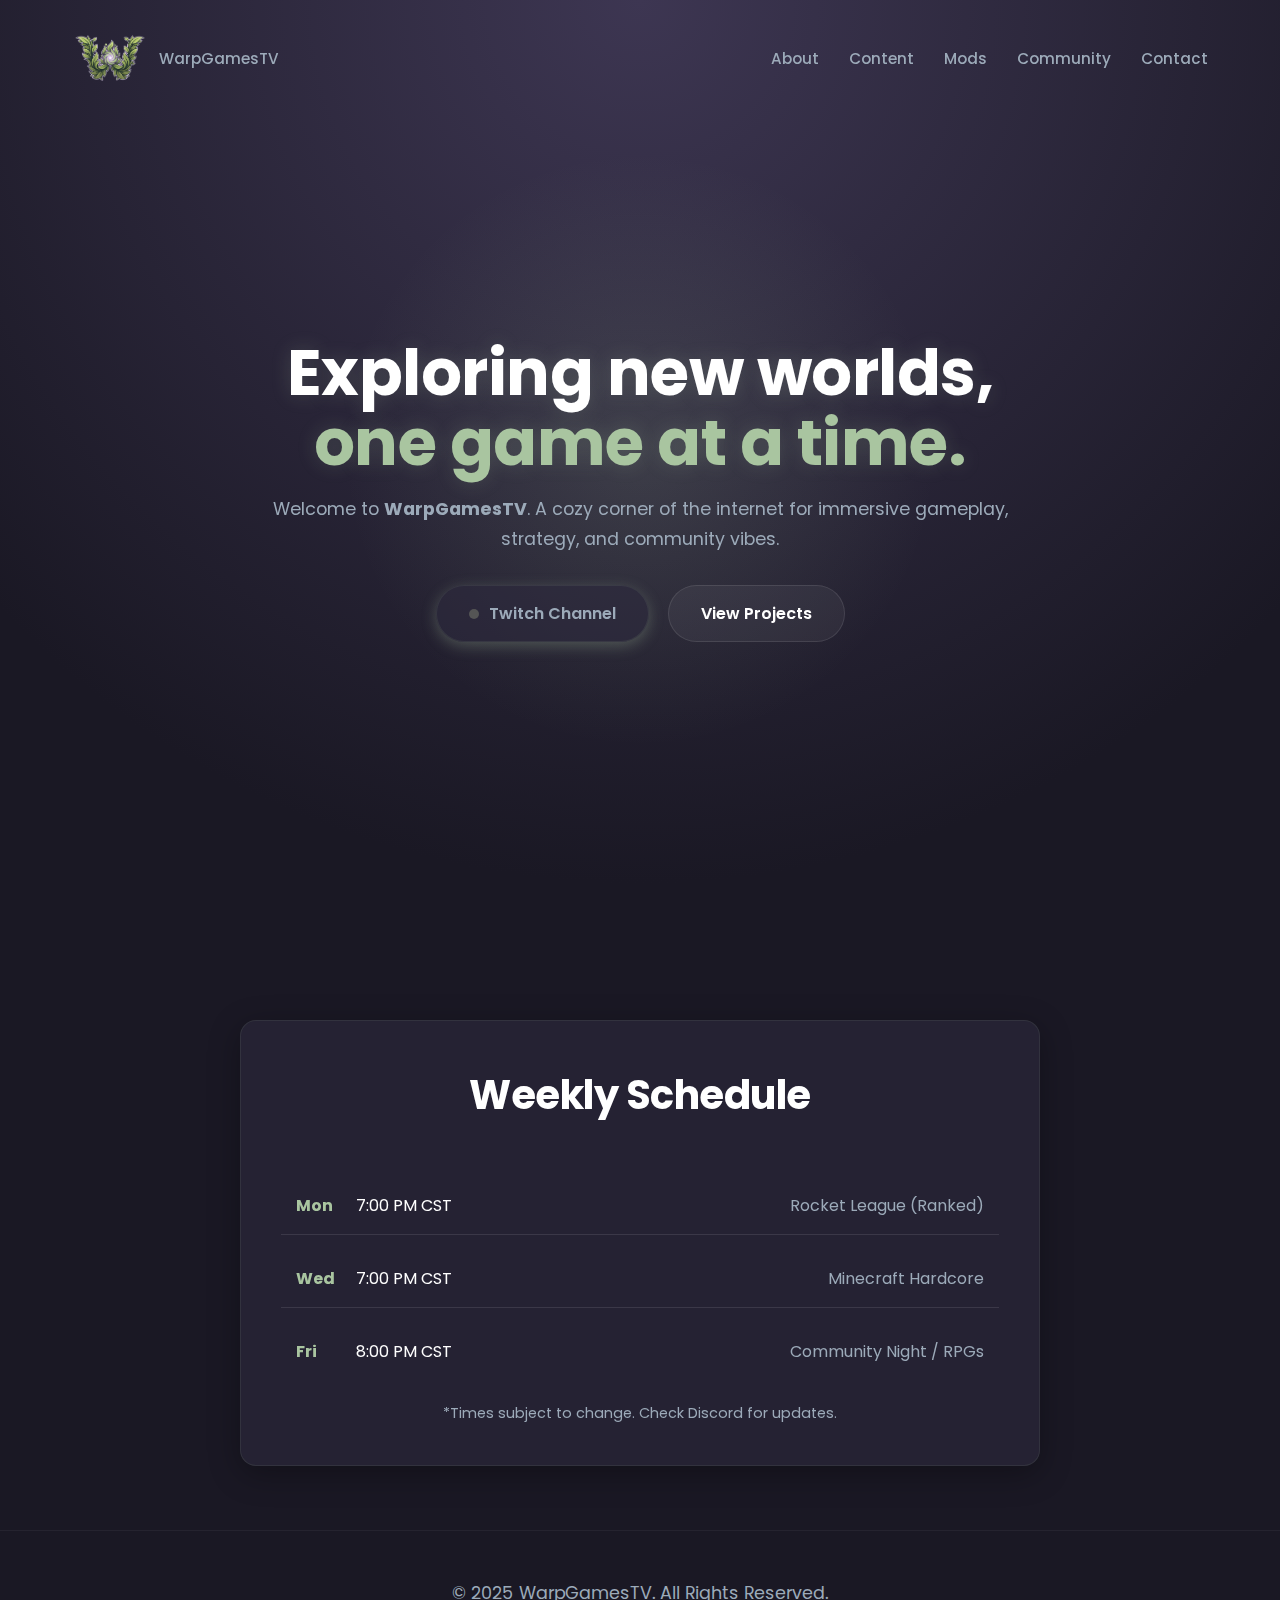
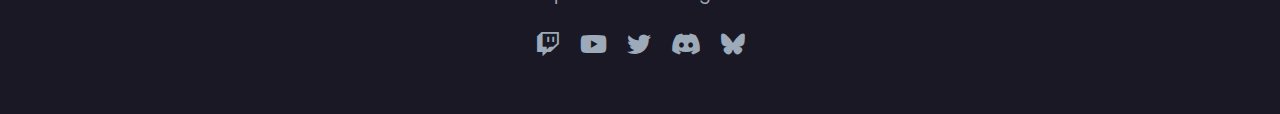
<file: index.html>
<!DOCTYPE html>
<html lang="en">
<head>
    <meta name="google-adsense-account" content="ca-pub-4029186456272550">
    <meta charset="UTF-8">
    <meta name="viewport" content="width=device-width, initial-scale=1.0">
    <title>WarpGamesTV | Official Website</title>
    <link rel="icon" href="favicon.png" type="image/x-icon">
    <link rel="apple-touch-icon" href="Logo.png">
    <link rel="stylesheet" href="style.css">
    <link rel="preconnect" href="https://fonts.googleapis.com">
    <link rel="preconnect" href="https://fonts.gstatic.com" crossorigin>
    <link href="https://fonts.googleapis.com/css2?family=Poppins:wght@400;500;600;700&display=swap" rel="stylesheet">
    <link rel="stylesheet" href="https://cdnjs.cloudflare.com/ajax/libs/font-awesome/6.5.2/css/all.min.css">
    <meta property="og:type" content="website">
    <meta property="og:url" content="https://warpgamestv.com/">
    <meta property="og:title" content="WarpGamesTV | Twilight Garden Lounge">
    <meta property="og:description" content="Join the community for cozy RPGs, strategy games, and open-world adventures.">
    <meta property="og:image" content="https://warpgamestv.com/Logo.png">

    <meta property="twitter:card" content="summary_large_image">
    <meta property="twitter:url" content="https://warpgamestv.com/">
    <meta property="twitter:title" content="WarpGamesTV | Twilight Garden Lounge">
    <meta property="twitter:description" content="Join the community for cozy RPGs, strategy games, and open-world adventures.">
    <meta property="twitter:image" content="https://warpgamestv.com/Logo.png">
</head>
<body>

<header class="site-header">
    <div class="container">
        <nav class="main-nav">
            <a href="index.html" class="logo">
    <img src="Logo.png" alt="Warp Logo">
    WarpGamesTV
</a>

            <div class="nav-toggle">
                <i class="fas fa-bars"></i>
            </div>

            <ul class="nav-links">
                <li><a href="about.html">About</a></li>
                <li><a href="content.html">Content</a></li>
                <li><a href="mods.html">Mods</a></li>
                <li><a href="community.html">Community</a></li>
                <li><a href="contact.html">Contact</a></li>
            </ul>
        </nav>
    </div>
</header>

    <main>
    <section id="home" class="hero">
        <div class="container hero-content">
            <h1 class="hidden">Exploring new worlds,<br> <span style="color: var(--accent-sage);">one game at a time.</span></h1>
            
            <p class="hidden">
                Welcome to <strong>WarpGamesTV</strong>. A cozy corner of the internet for 
                immersive gameplay, strategy, and community vibes.
            </p>
            
            <div style="margin-top: 30px;" class="hidden">
    
    <a href="https://twitch.tv/warpgamestv" id="live-btn" class="btn btn-primary" target="_blank">
        <span class="live-icon"></span> <span id="live-text">Offline</span> </a>

    <a href="mods.html" class="btn btn-social" style="margin-left: 15px;">
        View Projects
    </a>
</div>
        </div>
    </section>

    <section id="schedule" style="position: relative; z-index: 10;">
    <div class="container">
        <div class="glass-panel" style="padding: 40px; max-width: 800px; margin: 0 auto;">
            <h2>Weekly Schedule</h2>
            <div class="schedule-grid">
                <div class="schedule-row">
                    <span class="day">Mon</span>
                    <span class="time">7:00 PM CST</span>
                    <span class="game">Rocket League (Ranked)</span>
                </div>
                <div class="schedule-row">
                    <span class="day">Wed</span>
                    <span class="time">7:00 PM CST</span>
                    <span class="game">Minecraft Hardcore</span>
                </div>
                <div class="schedule-row">
                    <span class="day">Fri</span>
                    <span class="time">8:00 PM CST</span>
                    <span class="game">Community Night / RPGs</span>
                </div>
            </div>
            <p style="text-align: center; margin-top: 20px; font-size: 0.9rem;">
                *Times subject to change. Check Discord for updates.
            </p>
        </div>
    </div>
</section>
</main>

    <footer class="site-footer-dark">
        <div class="container">
            <div class="footer-content">
                <p>&copy; 2025 WarpGamesTV. All Rights Reserved.</p>
                <div class="footer-socials">
                    <a href="https://twitch.tv/warpgamestv" target="_blank" rel="noopener noreferrer"><i class="fab fa-twitch"></i></a>
                    <a href="https://youtube.com/@warpgamestv" target="_blank" rel="noopener noreferrer"><i class="fab fa-youtube"></i></a>
                    <a href="https://twitter.com/warpgamestv" target="_blank" rel="noopener noreferrer"><i class="fab fa-twitter"></i></a>
                    <a href="https://discord.warpgamestv.com" target="_blank" rel="noopener noreferrer"><i class="fab fa-discord"></i></a>
                    <a href="https://bsky.app/profile/warpgamestv.com" target="_blank" rel="noopener noreferrer"><i class="fab fa-bluesky"></i></a>
                </div>
            </div>
        </div>
    </footer>

    <script src="script.js"></script>
</body>
</body>
</html>
</file>
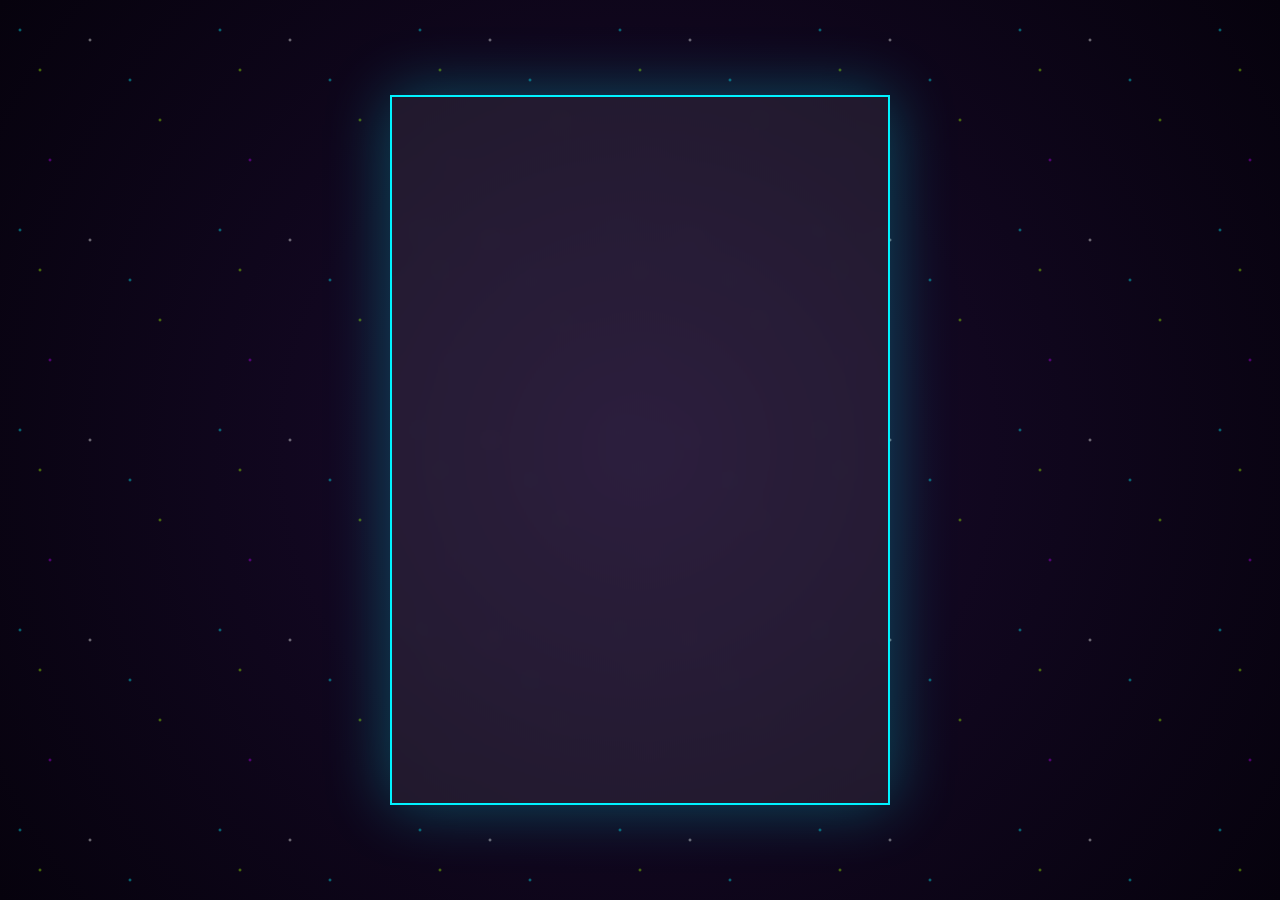
<file: lush-harvest/index.html>
<!DOCTYPE html>
<html lang="en">

<head>
    <meta charset="UTF-8">
    <meta name="viewport"
        content="width=device-width, initial-scale=1.0, maximum-scale=1.0, user-scalable=no, viewport-fit=cover">
    <meta name="google-adsense-account" content="ca-pub-4029186456272550">
    <title>Lush Harvest | Bioluminescent Exploration</title>
    <link rel="preconnect" href="https://fonts.googleapis.com">
    <link rel="preconnect" href="https://fonts.gstatic.com" crossorigin>
    <link href="https://fonts.googleapis.com/css2?family=Inter:wght@300;400;500;600;700&family=Syne:wght@700;800&display=swap" rel="stylesheet">
    <link rel="stylesheet" href="./src/style.css">
</head>

<body>
    <div id="app">
        <div class="game-container">
            <div class="hud">
                <!-- Moved buff-display below currency-pane -->
                <div id="currency-pane" class="glass grid-hud">
                    <div class="currency-item main-currency">
                        <span class="label">Pods</span>
                        <span id="pods-count" class="value neon-cyan">0 / 20</span>
                    </div>
                    <div class="currency-item main-currency">
                        <span class="label">Motes</span>
                        <span id="motes-count" class="value neon-lime">0</span>
                    </div>
                    <div id="stars-item" class="currency-item sub-currency" style="display: none;">
                        <span class="label">Stars</span>
                        <span id="stars-count" class="value neon-gold">0</span>
                    </div>
                    <div id="sparks-item" class="currency-item sub-currency" style="display: none;">
                        <span class="label">Sparks</span>
                        <span id="sparks-count" class="value neon-purple">0</span>
                    </div>
                </div>
            </div>
            
            <!-- Active Buffs Container (Pinned to corner) -->
            <div id="buff-container">
                <!-- Bubbles injected via JS -->
            </div>

            <div class="actions top-actions">
                <button id="boosts-toggle" class="nav-btn glass" title="Rewarded Boosts">⚡</button>
            </div>

            <div id="combo-container" class="glass" style="display: none;">
                <div class="combo-info">
                    <span class="combo-multiplier">1.0x</span>
                    <span class="combo-label">COMBO</span>
                </div>
                <div class="combo-bar">
                    <div id="combo-fill"></div>
                </div>
                <div id="frenzy-indicator" style="display: none;">FRENZY!</div>
            </div>

            <div id="objective-tracker" class="glass">
                <div class="objective-label">Area <span id="level-display">1</span> Objective</div>
                <div id="objective-desc" class="objective-text">Gather Motes: <span id="objective-progress"
                        class="neon-lime">0</span> / <span id="objective-target">500</span></div>
                <button id="level-up-btn" class="upgrade-btn" style="display: none;">Travel to Next Area</button>
            </div>

            <div id="minimap" class="glass">
                <div id="minimap-content">
                    <div id="minimap-player" class="minimap-dot player-dot"></div>
                </div>
            </div>



            <div id="camera" class="world-viewport">
                <div id="game-world">
                    <svg id="svg-layer"
                        style="position: absolute; width: 100%; height: 100%; overflow: visible; z-index: 0; pointer-events: none;"></svg>
                    <div class="parallax-bg layer-1"></div>
                    <div class="parallax-bg layer-2"></div>

                    <div id="entities">
                    </div>

                    <div id="player" class="character">
                        <div class="char-glow"></div>
                        <div class="char-sprite">✨</div>
                    </div>
                </div>
            </div>
        </div>

        <div id="joystick-zone">
            <div id="joystick-base">
                <div id="joystick-stick"></div>
            </div>
        </div>

        <!-- Combat Burst Button (Mobile) -->
        <div id="burst-zone">
            <div id="burst-btn" class="glass">
                <div id="burst-cooldown-fill"></div>
                <span class="burst-icon">💥</span>
            </div>
        </div>

        <!-- Bottom Action Bar -->
        <div class="bottom-bar-container">
            <div id="main-actions" class="glass bottom-bar">
                <button id="upgrades-toggle" class="nav-btn" title="Upgrades">
                    <span class="btn-icon">🛡️</span> <span class="btn-label">Upgrades</span>
                </button>
                <button id="cosmetics-toggle" class="nav-btn" title="Cosmetics">
                    <span class="btn-icon">👕</span> <span class="btn-label">Cosmetics</span>
                </button>
                <button id="settings-toggle" class="nav-btn" title="Settings">
                    <span class="btn-icon">⚙️</span> <span class="btn-label">Settings</span>
                </button>
                <button id="build-toggle" class="nav-btn" title="Bind Tether"
                    style="display: none; background: rgba(0, 255, 128, 0.2);">
                    <span class="btn-icon">🔗</span> <span class="btn-label">Tether</span> <span
                        id="tether-count">0/0</span>
                </button>
                <button id="ascend-toggle" class="nav-btn" title="Ascend"
                    style="display: none; background: rgba(188, 0, 255, 0.2);">
                    <span class="btn-icon">🆙</span> <span class="btn-label">Ascend</span>
                </button>
            </div>
        </div>

        <div id="warp-overlay"></div>
        <div id="biome-toast">
            <h1 id="biome-title">NEW AREA</h1>
            <p id="biome-desc">Transitioning...</p>
        </div>

    </div>

    <div id="upgrades-panel" class="overlay">
        <div class="overlay-content glass">
            <header>
                <h2>Mystic Upgrades</h2>
                <button id="close-upgrades" class="close-btn">&times;</button>
            </header>
            <div class="shop-tabs">
                <button class="tab-btn active" data-currency="motes">Mote Upgrades</button>
                <button class="tab-btn" data-currency="starFragments">Star Upgrades</button>
            </div>
            <div class="upgrade-list">
            </div>
        </div>
    </div>

    <div id="cosmetics-panel" class="overlay">
        <div class="overlay-content glass">
            <header>
                <h2>Cosmetics</h2>
                <button id="close-cosmetics" class="close-btn">&times;</button>
            </header>
            <div class="cosmetic-list">
            </div>
        </div>
    </div>

    <div id="settings-panel" class="overlay">
        <div class="overlay-content glass" style="text-align: center;">
            <header>
                <h2>Settings & System</h2>
                <button id="close-settings" class="close-btn">&times;</button>
            </header>
            <div style="display: flex; flex-direction: column; gap: 12px; padding-top: 10px;">
                <div class="setting-item" style="flex-direction: column; align-items: start; gap: 5px;">
                    <div style="display: flex; justify-content: space-between; width: 100%;">
                        <label>Master Volume</label>
                        <span id="master-vol-val">80%</span>
                    </div>
                    <input type="range" id="master-volume-control" min="0" max="100" value="80" style="width: 100%;">
                </div>
                <div class="setting-item" style="flex-direction: column; align-items: start; gap: 5px;">
                    <div style="display: flex; justify-content: space-between; width: 100%;">
                        <label>Music Volume</label>
                        <span id="bgm-vol-val">80%</span>
                    </div>
                    <input type="range" id="bgm-volume-control" min="0" max="100" value="80" style="width: 100%;">
                </div>
                <div class="setting-item" style="flex-direction: column; align-items: start; gap: 5px;">
                    <div style="display: flex; justify-content: space-between; width: 100%;">
                        <label>Effects Volume</label>
                        <span id="sfx-vol-val">80%</span>
                    </div>
                    <input type="range" id="sfx-volume-control" min="0" max="100" value="80" style="width: 100%;">
                </div>
                <div class="setting-item">
                    <label>Show Particles</label>
                    <input type="checkbox" id="particles-toggle" checked>
                </div>
                <div class="setting-item">
                    <label>Screen Shake</label>
                    <input type="checkbox" id="shake-toggle" checked>
                </div>

                <div style="height: 1px; background: rgba(255,255,255,0.1); margin: 10px 0;"></div>
                
                <p style="font-size: 0.8rem; color: var(--text-muted); margin-bottom: 5px;">Data Management</p>
                <button id="export-save" class="upgrade-btn" style="padding: 8px;">Copy Save String</button>
                <button id="import-save" class="upgrade-btn" style="padding: 8px;">Load Save String</button>
                <button id="wipe-save" class="upgrade-btn" style="background: #a92020; padding: 8px;">Hard Reset Progress</button>
                
                <p id="settings-msg" style="color: var(--neon-lime); min-height: 20px; font-weight: bold; margin-top: 5px; font-size: 0.8rem;"></p>
                
                <div style="margin-top: 10px; padding: 10px; border-radius: 10px; background: rgba(0,0,255,0.1);">
                    <p style="font-size: 0.75rem; color: var(--neon-cyan); margin: 0;">v2.3 Production</p>
                    <p style="font-size: 0.7rem; color: var(--text-muted); margin: 5px 0 0 0;">Developed by <span style="color: white; font-weight: bold;">WarpGamesTV</span></p>
                </div>
            </div>
        </div>
    </div>

    <div id="ascend-panel" class="overlay">
        <div class="overlay-content glass" style="text-align: center;">
            <header>
                <h2>Ascension</h2>
                <button id="close-ascend" class="close-btn">&times;</button>
            </header>
            <p>Return to Area 1 and convert your hard-earned magic into <strong class="neon-purple">Eternal
                    Sparks</strong>.</p>
            <p>Sparks provide a permanent <strong class="neon-lime">+10%</strong> bonus to all Mote gains.</p>
            <div
                style="margin: 20px 0; padding: 15px; border: 1px solid var(--neon-purple); border-radius: 12px; background: rgba(0,0,0,0.3);">
                <p style="font-size: 1.2rem;">You will earn: <strong id="ascend-reward" class="neon-purple"
                        style="font-size: 1.5rem;">0</strong> 🌠</p>
            </div>
            <p style="color: #ff4444; font-size: 0.8rem; margin-bottom: 20px;">Warning: This will reset your Area,
                Upgrades, Spore Pods, and Motes.</p>
            <button id="confirm-ascend" class="upgrade-btn"
                style="background: var(--neon-purple); width: 100%; font-size: 1.2rem; min-height: 50px;">Ascend
                Now</button>
        </div>
    </div>

    <div id="astral-panel" class="overlay">
        <div class="overlay-content glass astral-nebula">
            <header>
                <h2 class="neon-purple">The Astral Forge</h2>
                <button id="close-astral" class="close-btn">&times;</button>
            </header>
            <div class="astral-header">
                <p>Spend your <span class="neon-gold">Eternal Sparks</span> on permanent cosmic buffs.</p>
                <div class="spark-balance glass">
                    <span class="label">Sparks</span>
                    <span id="astral-spark-count" class="value neon-purple">0</span>
                </div>
            </div>
            <div id="astral-tree" class="tech-tree">
                <!-- Nodes will be rendered here dynamically -->
            </div>
            <div class="astral-actions">
                <button id="begin-next-run" class="upgrade-btn"
                    style="background: var(--neon-purple); width: 100%;">Begin Next Journey</button>
            </div>
        </div>
    </div>

    <div id="boosts-panel" class="overlay">
        <div class="overlay-content glass">
            <header>
                <h2>Celestial Boosts</h2>
                <button id="close-boosts" class="close-btn">&times;</button>
            </header>
            <p style="text-align: center; margin-bottom: 20px; font-size: 0.9rem; color: var(--text-muted);">Watch a
                quick vision to gain cosmic power.</p>
            <div class="boost-list">
                <div class="boost-card glass">
                    <div class="boost-info">
                        <div class="boost-icon neon-lime">✨</div>
                        <div>
                            <h3>Luminous Surge</h3>
                            <p>2x Mote gain for 5 minutes</p>
                        </div>
                    </div>
                    <button class="boost-btn upgrade-btn" data-boost="mote_2x">Watch Ad</button>
                </div>
                <div class="boost-card glass">
                    <div class="boost-info">
                        <div class="boost-icon neon-cyan">💨</div>
                        <div>
                            <h3>Solar Wind</h3>
                            <p>+50% Speed for 5 minutes</p>
                        </div>
                    </div>
                    <button class="boost-btn upgrade-btn" data-boost="speed_1.5x">Watch Ad</button>
                </div>
                <div class="boost-card glass">
                    <div class="boost-info">
                        <div class="boost-icon neon-gold">🌸</div>
                        <div>
                            <h3>Instant Blossom</h3>
                            <p>Instantly refill all tree pods</p>
                        </div>
                    </div>
                    <button class="boost-btn upgrade-btn" data-boost="refill_all">Watch Ad</button>
                </div>
            </div>
        </div>
    </div>

    <div id="main-menu" class="overlay active">
        <div id="menu-particles"></div>
        <div class="main-menu-content glass slide-up">
            <div class="menu-header">
                <img src="./lush_harvest_logo_1773966169586.png" alt="Lush Harvest" class="menu-logo">
                <h1 class="game-title">Lush Harvest</h1>
                <p class="game-subtitle">Explore a bioluminescent world of wonder</p>
            </div>
            
            <div class="menu-actions">
                <button id="start-game" class="pulse-btn primary-menu-btn">
                    <span class="btn-shine"></span>
                    <span class="btn-text">Start Journey</span>
                </button>
                <button id="menu-settings-toggle" class="secondary-menu-btn">
                    <span class="btn-icon">⚙️</span> Settings
                </button>
            </div>
            
            <div class="menu-footer-card glass">
                <div class="version-tag">v2.3 PRODUCTION</div>
                <div class="creator-info">Created by <span>WarpGamesTV</span></div>
                <p class="tagline">Crafted with ✨ and 🌿</p>
            </div>
        </div>
    </div>

    <div id="ad-mock-overlay" class="overlay hidden" style="z-index: 2000; background: rgba(0,0,0,0.95);">
        <div class="overlay-content" style="text-align: center;">
            <p style="font-size: 1.5rem; margin-bottom: 20px;">Watching Vision...</p>
            <div style="width: 100%; height: 10px; background: #333; border-radius: 5px; overflow: hidden;">
                <div id="ad-progress"
                    style="width: 0%; height: 100%; background: var(--neon-lime); transition: width 0.1s linear;"></div>
            </div>
            <p id="ad-timer" style="margin-top: 10px; color: var(--text-muted);">3s remaining</p>
        </div>
    </div>
    </div>
    <script src="./src/main.js"></script>
</body>

</html>
</file>
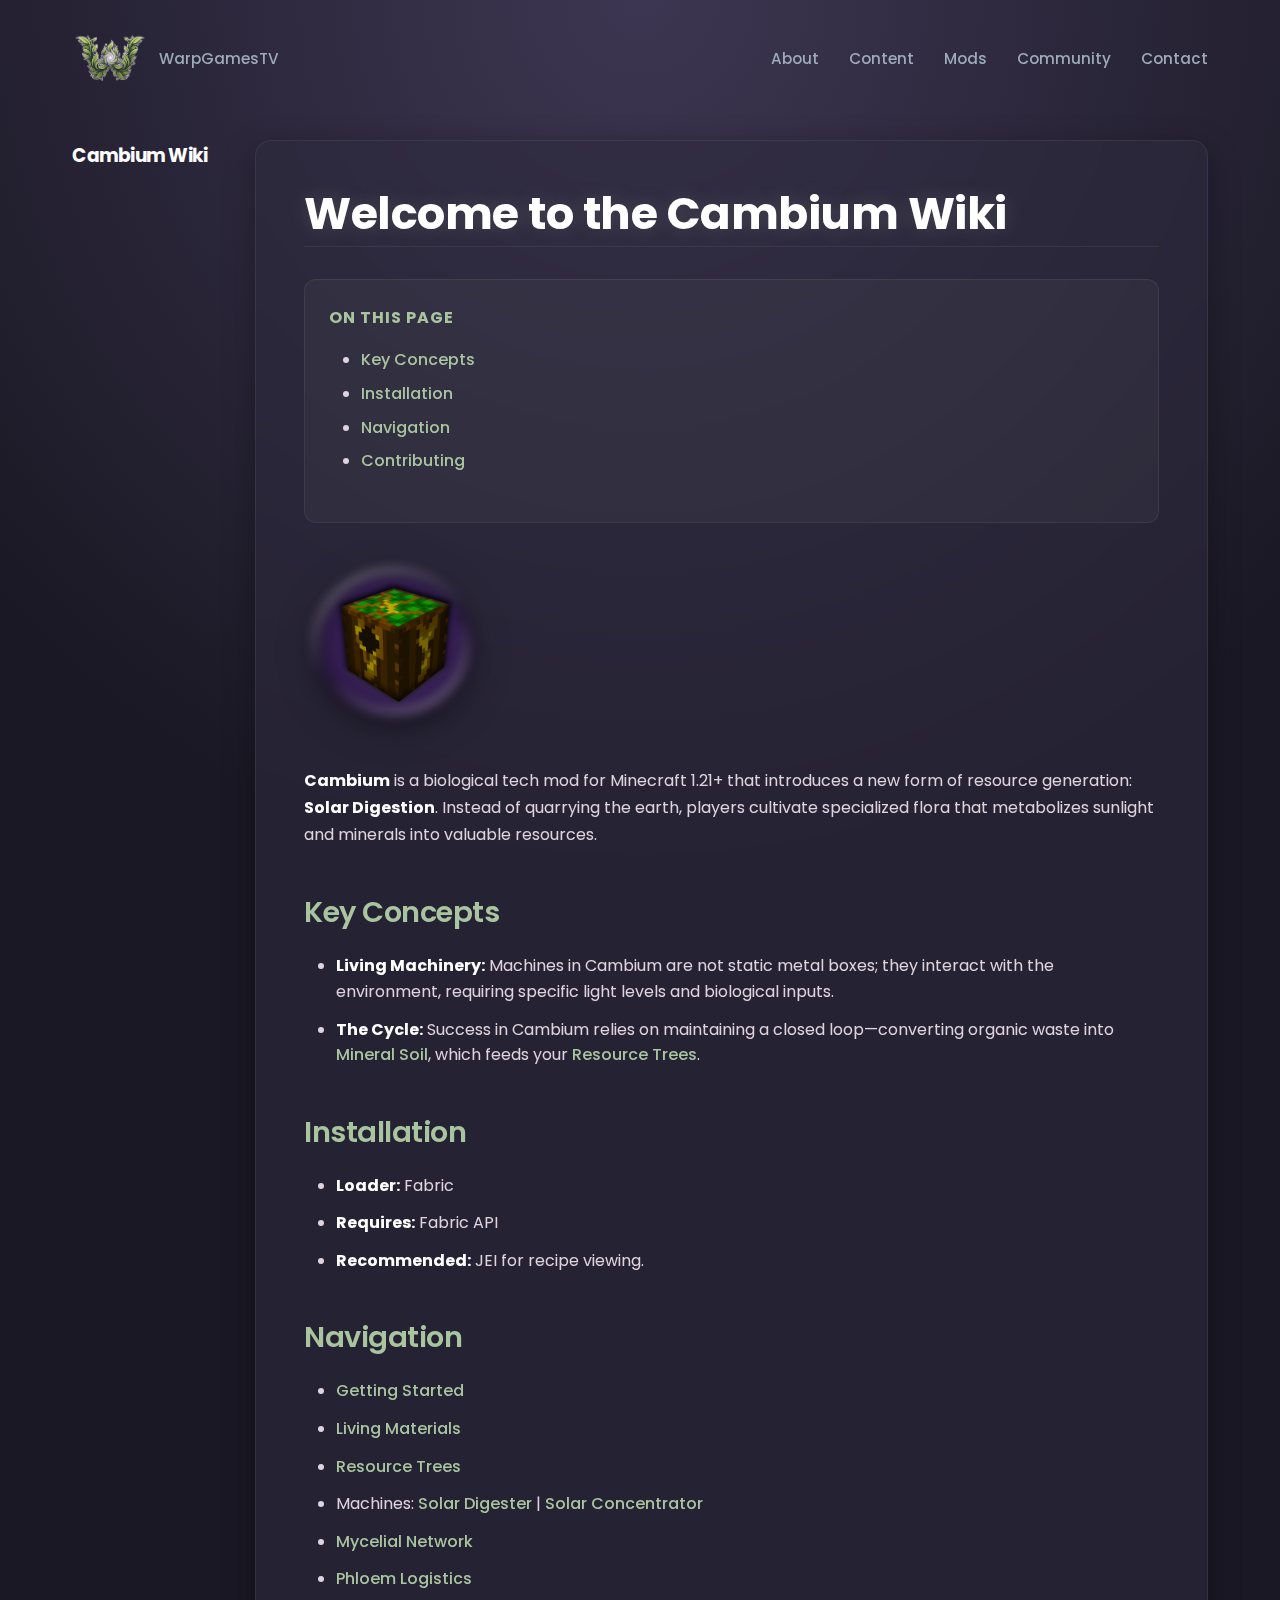
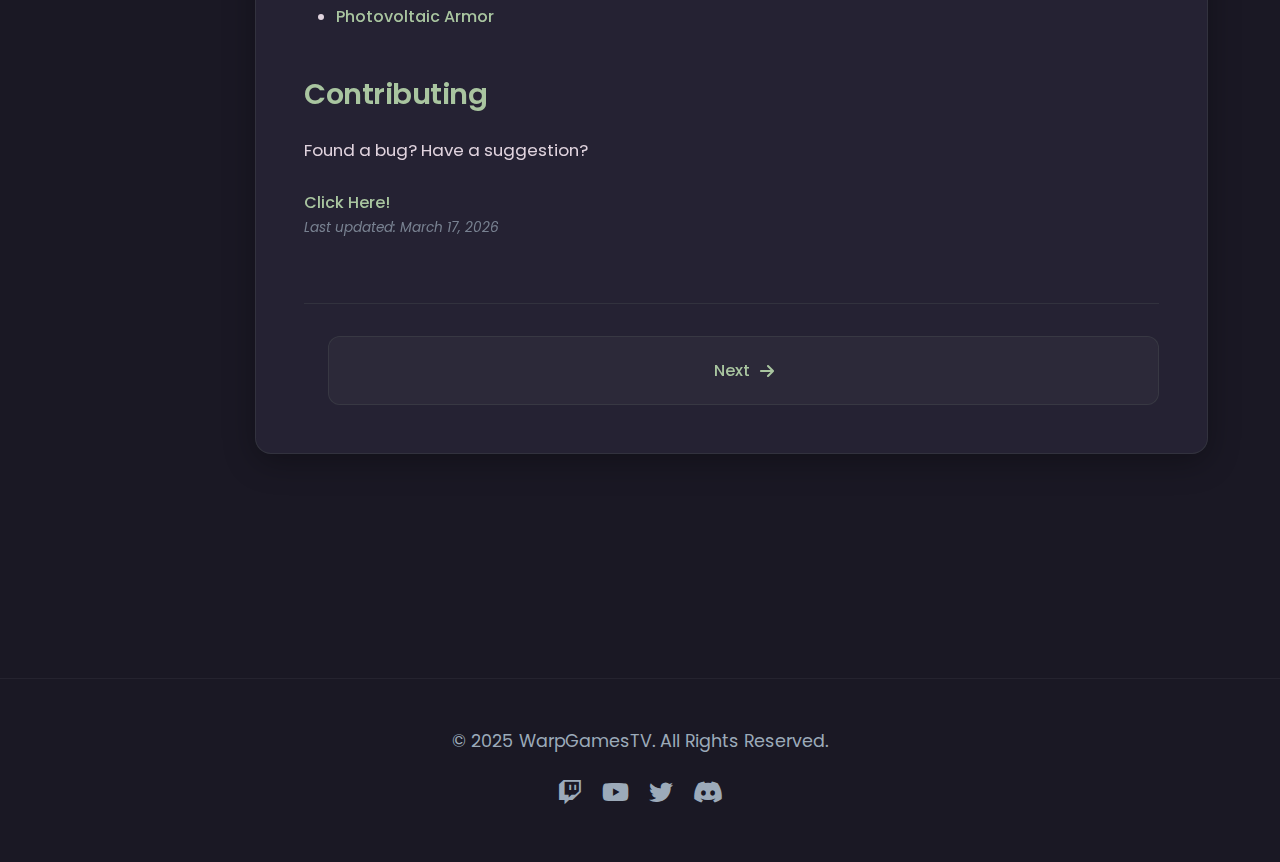
<file: wiki/cambium/index.html>
<!DOCTYPE html>
<html lang="en">

<head>
    <meta name="google-adsense-account" content="ca-pub-4029186456272550">
    <meta charset="UTF-8">
    <meta name="viewport" content="width=device-width, initial-scale=1.0">
    <title>Home - Cambium Wiki | WarpGamesTV</title>
    <link rel="icon" href="../../favicon.png" type="image/x-icon">
    <link rel="stylesheet" href="../../style.css">
    <link rel="preconnect" href="https://fonts.googleapis.com">
    <link rel="preconnect" href="https://fonts.gstatic.com" crossorigin>
    <link href="https://fonts.googleapis.com/css2?family=Poppins:wght@400;500;600;700&display=swap" rel="stylesheet">
    <link rel="stylesheet" href="https://cdnjs.cloudflare.com/ajax/libs/font-awesome/6.5.2/css/all.min.css">

    <meta property="og:type" content="website">
    <meta property="og:url" content="https://warpgamestv.com/mods.html">
    <meta property="og:title" content="WarpGamesTV | Mods & Development">
    <meta property="og:description" content="Download my latest Minecraft mods and view source code.">
    <meta property="og:image" content="https://warpgamestv.com/Logo.png">

    <meta property="twitter:card" content="summary_large_image">
    <meta property="twitter:title" content="WarpGamesTV | Mods & Development">
    <meta property="twitter:description" content="Download my latest Minecraft mods and view source code.">
    <meta property="twitter:image" content="https://warpgamestv.com/Logo.png">
</head>

<body>

    <header class="site-header">
        <div class="container">
            <nav class="main-nav">
                <a href="../../index.html" class="logo">
                    <img src="../../Logo.png" alt="Warp Logo">
                    WarpGamesTV
                </a>
                <div class="nav-toggle"><i class="fas fa-bars"></i></div>
                <ul class="nav-links">
                    <li><a href="../../about.html">About</a></li>
                    <li><a href="../../content.html">Content</a></li>
                    <li><a href="../../mods.html" >Mods</a></li>
                    <li><a href="../../community.html">Community</a></li>
                    <li><a href="../../contact.html">Contact</a></li>
                </ul>
            </nav>
        </div>
    </header>

    <main><section class="content-section">
    <div class="container wiki-layout">
        <h3>Cambium Wiki</h3>
        <div class="wiki-content"><h1 id="welcome-to-the-cambium-wiki">Welcome to the Cambium Wiki<a class="header-anchor" onclick="copyToClipboard('welcome-to-the-cambium-wiki')" title="Copy link to clipboard"><i class="fas fa-link"></i></a></h1>
<aside class="toc-container"><h4>On This Page</h4><ul class="toc-nav"><li class="toc-h2"><a href="#key-concepts" class="toc-link">Key Concepts</a></li><li class="toc-h2"><a href="#installation" class="toc-link">Installation</a></li><li class="toc-h2"><a href="#navigation" class="toc-link">Navigation</a></li><li class="toc-h2"><a href="#contributing" class="toc-link">Contributing</a></li></ul></aside>
<img src="../../cambium_logo.png" class="wiki-home-logo">
<strong>Cambium</strong> is a biological tech mod for Minecraft 1.21+ that introduces a new form of resource generation: <strong>Solar Digestion</strong>. Instead of quarrying the earth, players cultivate specialized flora that metabolizes sunlight and minerals into valuable resources.
<h2 id="key-concepts">Key Concepts<a class="header-anchor" onclick="copyToClipboard('key-concepts')" title="Copy link to clipboard"><i class="fas fa-link"></i></a></h2>
<ul><li><strong>Living Machinery:</strong> Machines in Cambium are not static metal boxes; they interact with the environment, requiring specific light levels and biological inputs.</li>
<li><strong>The Cycle:</strong> Success in Cambium relies on maintaining a closed loop—converting organic waste into <strong><span class="tooltip-container"><a href="living-materials.html#mineral-soil" class="auto-link">Mineral Soil</a><div class="tooltip-content"><img src="assets/mineral_soil.png" class="tooltip-image"></div></span></strong>, which feeds your <strong><span class="tooltip-container"><a href="resource-trees.html" class="auto-link">Resource Trees</a><div class="tooltip-content"><img src="assets/sapling_stem.png" class="tooltip-image"></div></span></strong>.</li>
</ul><h2 id="installation">Installation<a class="header-anchor" onclick="copyToClipboard('installation')" title="Copy link to clipboard"><i class="fas fa-link"></i></a></h2>
<ul><li><strong>Loader:</strong> Fabric</li>
<li><strong>Requires:</strong> Fabric API</li>
<li><strong>Recommended:</strong> JEI for recipe viewing.</li>
</ul><h2 id="navigation">Navigation<a class="header-anchor" onclick="copyToClipboard('navigation')" title="Copy link to clipboard"><i class="fas fa-link"></i></a></h2>
<ul><li><a href="getting-started.html">Getting Started</a></li>
<li><a href="living-materials.html">Living Materials</a></li>
<li><a href="resource-trees.html">Resource Trees</a></li>
<li>Machines: <a href="solar-digester.html">Solar Digester</a> | <a href="solar-concentrator.html">Solar Concentrator</a></li>
<li><a href="mycelial-network.html">Mycelial Network</a></li>
<li><a href="phloem-logistics.html">Phloem Logistics</a></li>
<li><a href="photovoltaic-armor.html">Photovoltaic Armor</a></li>
</ul><h2 id="contributing">Contributing<a class="header-anchor" onclick="copyToClipboard('contributing')" title="Copy link to clipboard"><i class="fas fa-link"></i></a></h2>
<p>Found a bug? Have a suggestion?</p>
<a href="https://github.com/warpgamestv/cambium-1.21.11/issues">Click Here!</a>
<div class="last-updated">Last updated: March 17, 2026</div><div class="wiki-page-nav"><div></div><a href="getting-started.html" class="btn-wiki-nav next">Next <i class="fas fa-arrow-right"></i></a></div>        </div>
    </div>
    <button id="scrollToTopBtn" onclick="scrollToTop()" title="Go to top"><i class="fas fa-arrow-up"></i></button>
</section>

<script>
function searchWiki() {
    let filter = document.getElementById('wikiSearchInput').value.toLowerCase();
    let nav = document.getElementById('wikiNavList');
    let categories = nav.querySelectorAll('.nav-category');
    let homeLink = nav.querySelector('.wiki-nav-link');

    if (homeLink) {
        homeLink.style.display = 'home'.indexOf(filter) > -1 || filter === '' ? '' : 'none';
    }

    categories.forEach(function(details) {
        let summary = details.querySelector('summary');
        let categoryName = summary.textContent.toLowerCase();
        let items = details.querySelectorAll('li');
        let categoryMatch = categoryName.indexOf(filter) > -1;
        let anyChildVisible = false;

        items.forEach(function(li) {
            let a = li.querySelector('a');
            let text = (a.textContent || a.innerText).toLowerCase();
            if (filter === '' || text.indexOf(filter) > -1 || categoryMatch) {
                li.style.display = '';
                anyChildVisible = true;
            } else {
                li.style.display = 'none';
            }
        });

        if (filter === '') {
            details.style.display = '';
        } else if (anyChildVisible || categoryMatch) {
            details.style.display = '';
            details.open = true;
        } else {
            details.style.display = 'none';
        }
    });
}

document.addEventListener('DOMContentLoaded', function() {
    let activeLink = document.querySelector('.wiki-nav a.active');
    if (activeLink) {
        let parentDetails = activeLink.closest('details.nav-category');
        if (parentDetails) parentDetails.open = true;
    }
});

window.onscroll = function() {scrollFunction()};
function scrollFunction() {
    let btn = document.getElementById("scrollToTopBtn");
    if (document.body.scrollTop > 300 || document.documentElement.scrollTop > 300) {
        btn.style.display = "flex";
        btn.style.opacity = "1";
    } else {
        btn.style.opacity = "0";
        setTimeout(() => { if(btn.style.opacity === "0") btn.style.display = "none"; }, 300);
    }
}
function scrollToTop() {
    window.scrollTo({top: 0, behavior: 'smooth'});
}
function copyToClipboard(id) {
    let url = window.location.href.split('#')[0] + '#' + id;
    navigator.clipboard.writeText(url).then(() => {
    });
}
</script></main>

    <footer class="site-footer-dark">
        <div class="container">
            <div class="footer-content">
                <p>&copy; 2025 WarpGamesTV. All Rights Reserved.</p>
                <div class="footer-socials">
                    <a href="https://twitch.tv/warpgamestv" target="_blank"><i class="fab fa-twitch"></i></a>
                    <a href="https://youtube.com/@warpgamestv" target="_blank"><i class="fab fa-youtube"></i></a>
                    <a href="https://twitter.com/warpgamestv" target="_blank"><i class="fab fa-twitter"></i></a>
                    <a href="https://discord.warpgamestv.com" target="_blank"><i class="fab fa-discord"></i></a>
                </div>
            </div>
        </div>
    </footer>

    <script src="../../script.js"></script>
</body>

</html>
</file>
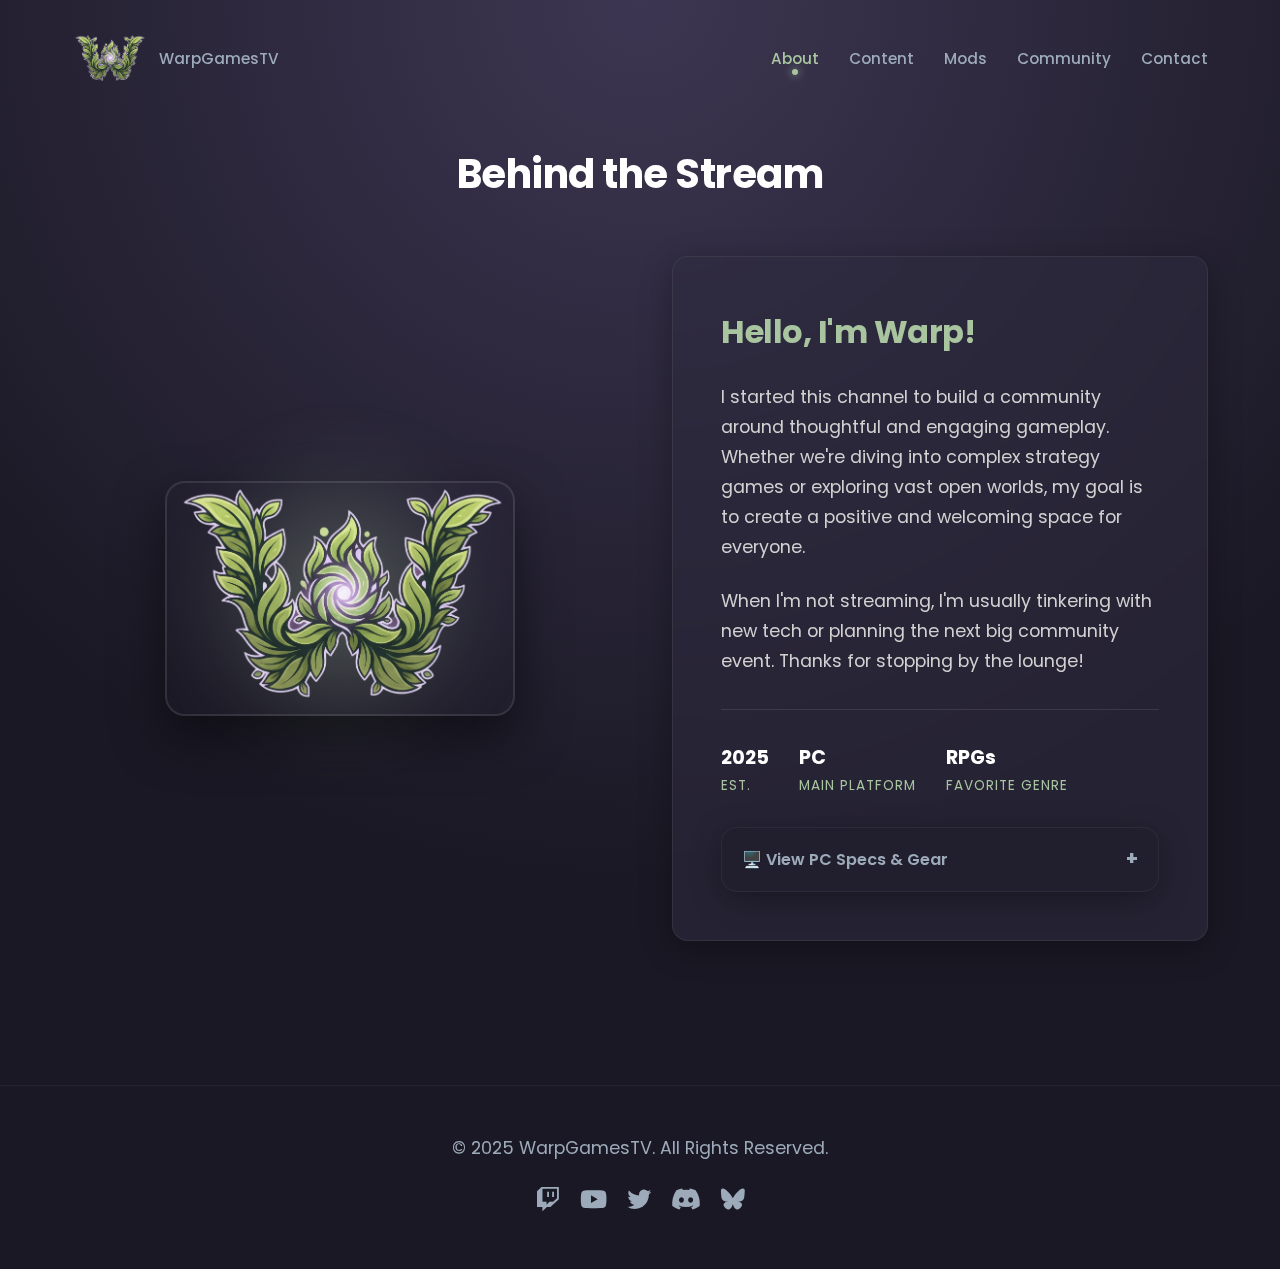
<file: about.html>
<!DOCTYPE html>
<html lang="en">
<head>
    <meta charset="UTF-8">
    <meta name="viewport" content="width=device-width, initial-scale=1.0">
    <title>About | WarpGamesTV</title>
    <link rel="icon" href="favicon.png" type="image/x-icon">
    <link rel="apple-touch-icon" href="Logo.png">
    <link rel="stylesheet" href="style.css">
    <link rel="preconnect" href="https://fonts.googleapis.com">
    <link rel="preconnect" href="https://fonts.gstatic.com" crossorigin>
    <link href="https://fonts.googleapis.com/css2?family=Poppins:wght@400;500;600;700&display=swap" rel="stylesheet">
    <link rel="stylesheet" href="https://cdnjs.cloudflare.com/ajax/libs/font-awesome/6.5.2/css/all.min.css">
        <meta property="og:type" content="website">
    <meta property="og:url" content="https://warpgamestv.com/">
    <meta property="og:title" content="WarpGamesTV | Twilight Garden Lounge">
    <meta property="og:description" content="Join the community for cozy RPGs, strategy games, and open-world adventures.">
    <meta property="og:image" content="https://warpgamestv.com/Logo.png">

    <meta property="twitter:card" content="summary_large_image">
    <meta property="twitter:url" content="https://warpgamestv.com/">
    <meta property="twitter:title" content="WarpGamesTV | Twilight Garden Lounge">
    <meta property="twitter:description" content="Join the community for cozy RPGs, strategy games, and open-world adventures.">
    <meta property="twitter:image" content="https://warpgamestv.com/Logo.png">
</head>
<body>

<header class="site-header">
    <div class="container">
        <nav class="main-nav">
            <a href="index.html" class="logo">
    <img src="Logo.png" alt="Warp Logo">
    WarpGamesTV
</a>

            <div class="nav-toggle">
                <i class="fas fa-bars"></i>
            </div>

            <ul class="nav-links">
                <li><a href="about.html" class="active">About</a></li>
                <li><a href="content.html">Content</a></li>
                <li><a href="mods.html">Mods</a></li>
                <li><a href="community.html">Community</a></li>
                <li><a href="contact.html">Contact</a></li>
            </ul>
        </nav>
    </div>
</header>

    <main>
    <section id="about" class="about-section">
        <div class="container">
            <h2 class="hidden">Behind the Stream</h2>
            
            <div class="about-grid">
                <div class="about-image-wrapper hidden">
                    <div class="image-glow"></div>
                    <img src="Logo.png" alt="WarpGamesTV Avatar" class="floating-avatar">
                </div>

                <div class="about-text glass-panel hidden">
                    <h3>Hello, I'm Warp!</h3>
                    <p>
                        I started this channel to build a community around thoughtful and engaging gameplay. 
                        Whether we're diving into complex strategy games or exploring vast open worlds, 
                        my goal is to create a positive and welcoming space for everyone.
                    </p>
                    <p>
                        When I'm not streaming, I'm usually tinkering with new tech or planning the next 
                        big community event. Thanks for stopping by the lounge!
                    </p>
                    
                    <div class="about-stats">
                        <div class="stat-item">
                            <span class="stat-number">2025</span>
                            <span class="stat-label">Est.</span>
                        </div>
                        <div class="stat-item">
                            <span class="stat-number">PC</span>
                            <span class="stat-label">Main Platform</span>
                        </div>
                        <div class="stat-item">
                            <span class="stat-number">RPGs</span>
                            <span class="stat-label">Favorite Genre</span>
                        </div>
                    </div>
                    <div class="gear-section" style="margin-top: 30px;">
                        <details class="glass-panel" style="background: rgba(0,0,0,0.2); border: 1px solid rgba(255,255,255,0.05);">
                            <summary>🖥️ View PC Specs & Gear</summary>
                            <div class="gear-list">
                                <div class="gear-category">
                                    <h4>Gaming PC</h4>
                                    <ul>
                                        <li><strong>CPU:</strong> AMD Ryzen 5 5600X</li>
                                        <li><strong>GPU:</strong> NVIDIA RTX 3070</li>
                                        <li><strong>RAM:</strong> 32GB DDR4</li>
                                        <li><strong>Case:</strong> Thorex</li>
                                    </ul>
                                </div>
                                <div class="gear-category">
                                    <h4>Peripherals</h4>
                                    <ul>
                                        <li><strong>Mic:</strong> FIFINE AM8</li>
                                        <li><strong>Mouse:</strong> Logitech G305</li>
                                        <li><strong>Keyboard:</strong> Razer Ornata V3 X Low Profile</li>
                                        <li><strong>Monitor:</strong> 2x Sceptre 27"</li>
                                    </ul>
                     </div>
        </div>
    </details>
</div>
                </div>
            </div>
        </div>
    </section>
</main>

    <footer class="site-footer-dark">
        <div class="container">
            <div class="footer-content">
                <p>&copy; 2025 WarpGamesTV. All Rights Reserved.</p>
                <div class="footer-socials">
                    <a href="https://twitch.tv/warpgamestv" target="_blank" rel="noopener noreferrer"><i class="fab fa-twitch"></i></a>
                    <a href="https://youtube.com/@warpgamestv" target="_blank" rel="noopener noreferrer"><i class="fab fa-youtube"></i></a>
                    <a href="https://twitter.com/warpgamestv" target="_blank" rel="noopener noreferrer"><i class="fab fa-twitter"></i></a>
                    <a href="https://discord.warpgamestv.com" target="_blank" rel="noopener noreferrer"><i class="fab fa-discord"></i></a>
                    <a href="https://bsky.app/profile/warpgamestv.com" target="_blank" rel="noopener noreferrer"><i class="fab fa-bluesky"></i></a>
                </div>
            </div>
        </div>
    </footer>

    <script src="script.js"></script>
</body>
</body>
</html>
</file>
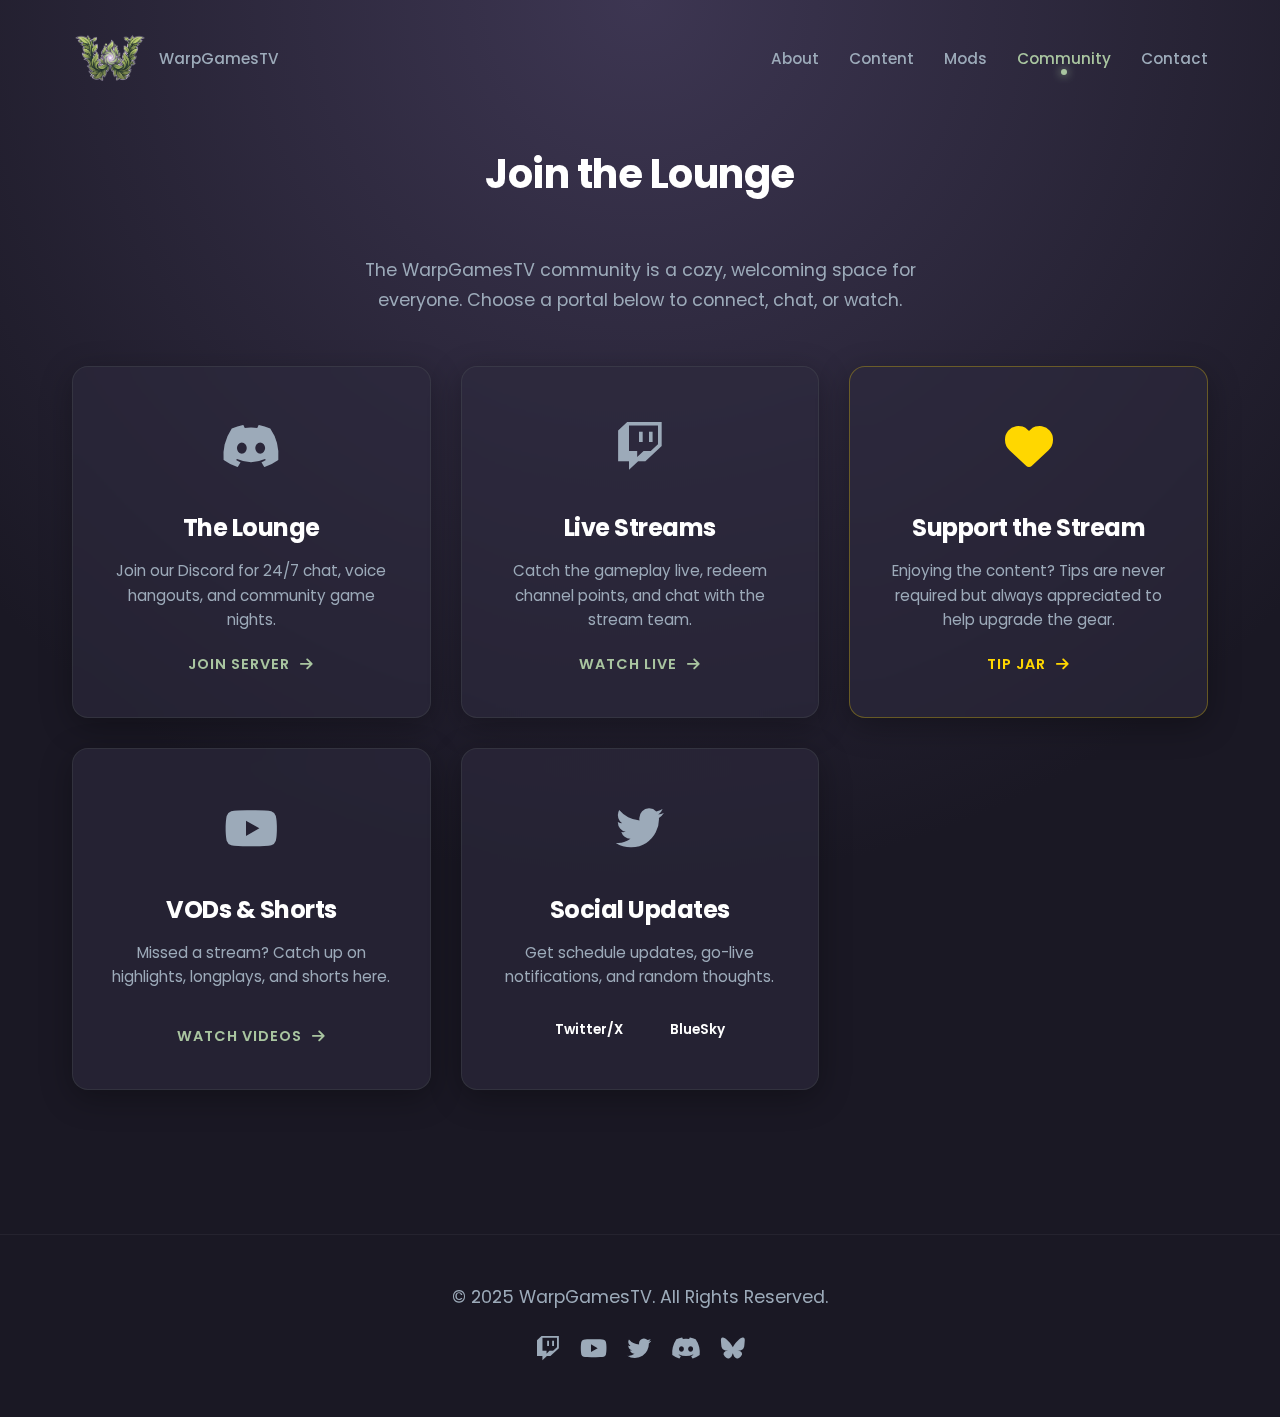
<file: community.html>
<!DOCTYPE html>
<html lang="en">
<head>
    <meta charset="UTF-8">
    <meta name="viewport" content="width=device-width, initial-scale=1.0">
    <title>Community | WarpGamesTV</title>
    <link rel="icon" href="favicon.png" type="image/x-icon">
    <link rel="apple-touch-icon" href="Logo.png">
    <link rel="stylesheet" href="style.css">
    <link rel="preconnect" href="https://fonts.googleapis.com">
    <link rel="preconnect" href="https://fonts.gstatic.com" crossorigin>
    <link href="https://fonts.googleapis.com/css2?family=Poppins:wght@400;500;600;700&display=swap" rel="stylesheet">
    <link rel="stylesheet" href="https://cdnjs.cloudflare.com/ajax/libs/font-awesome/6.5.2/css/all.min.css">
        <meta property="og:type" content="website">
    <meta property="og:url" content="https://warpgamestv.com/">
    <meta property="og:title" content="WarpGamesTV | Twilight Garden Lounge">
    <meta property="og:description" content="Join the community for cozy RPGs, strategy games, and open-world adventures.">
    <meta property="og:image" content="https://warpgamestv.com/Logo.png">

    <meta property="twitter:card" content="summary_large_image">
    <meta property="twitter:url" content="https://warpgamestv.com/">
    <meta property="twitter:title" content="WarpGamesTV | Twilight Garden Lounge">
    <meta property="twitter:description" content="Join the community for cozy RPGs, strategy games, and open-world adventures.">
    <meta property="twitter:image" content="https://warpgamestv.com/Logo.png">
</head>
<body>

<header class="site-header">
    <div class="container">
        <nav class="main-nav">
            <a href="index.html" class="logo">
    <img src="Logo.png" alt="Warp Logo">
    WarpGamesTV
</a>

            <div class="nav-toggle">
                <i class="fas fa-bars"></i>
            </div>

            <ul class="nav-links">
                <li><a href="about.html">About</a></li>
                <li><a href="content.html">Content</a></li>
                <li><a href="mods.html">Mods</a></li>
                <li><a href="community.html" class="active">Community</a></li>
                <li><a href="contact.html">Contact</a></li>
            </ul>
        </nav>
    </div>
</header>

    <main>
    <section id="community" class="community-section">
        <div class="container">
            <h2 class="hidden">Join the Lounge</h2>
            <p class="community-intro hidden">
                The WarpGamesTV community is a cozy, welcoming space for everyone. 
                Choose a portal below to connect, chat, or watch.
            </p>
            
            <div class="community-grid">
                <a href="https://discord.warpgamestv.com" target="_blank" class="community-card glass-panel hidden">
                    <div class="card-icon"><i class="fab fa-discord"></i></div>
                    <h3>The Lounge</h3>
                    <p>Join our Discord for 24/7 chat, voice hangouts, and community game nights.</p>
                    <span class="link-arrow">Join Server <i class="fas fa-arrow-right"></i></span>
                </a>

                <a href="https://twitch.tv/warpgamestv" target="_blank" class="community-card glass-panel hidden">
                    <div class="card-icon"><i class="fab fa-twitch"></i></div>
                    <h3>Live Streams</h3>
                    <p>Catch the gameplay live, redeem channel points, and chat with the stream team.</p>
                    <span class="link-arrow">Watch Live <i class="fas fa-arrow-right"></i></span>
                </a>

                <a href="https://ko-fi.com/warpgamestv" target="_blank" class="community-card glass-panel hidden" style="border-color: rgba(255, 215, 0, 0.3);">
                    <div class="card-icon" style="color: #ffd700;"><i class="fas fa-heart"></i></div>
                    <h3>Support the Stream</h3>
                    <p>Enjoying the content? Tips are never required but always appreciated to help upgrade the gear.</p>
                    <span class="link-arrow" style="color: #ffd700;">Tip Jar <i class="fas fa-arrow-right"></i></span>
                </a>

                <a href="https://youtube.com/@warpgamestv" target="_blank" class="community-card glass-panel hidden">
                    <div class="card-icon"><i class="fab fa-youtube"></i></div>
                    <h3>VODs & Shorts</h3>
                    <p>Missed a stream? Catch up on highlights, longplays, and shorts here.</p>
                    <span class="link-arrow">Watch Videos <i class="fas fa-arrow-right"></i></span>
                </a>

                <div class="community-card glass-panel hidden">
                    <div class="card-icon"><i class="fab fa-twitter"></i></div>
                    <h3>Social Updates</h3>
                    <p>Get schedule updates, go-live notifications, and random thoughts.</p>
                    <div class="mini-links">
                        <a href="https://twitter.com/warpgamestv" target="_blank">Twitter/X</a>
                        <a href="https://bsky.app/profile/warpgamestv.com" target="_blank">BlueSky</a>
                    </div>
                </div>
            </div>
        </div>
    </section>
</main>

    <footer class="site-footer-dark">
        <div class="container">
            <div class="footer-content">
                <p>&copy; 2025 WarpGamesTV. All Rights Reserved.</p>
                <div class="footer-socials">
                    <a href="https://twitch.tv/warpgamestv" target="_blank" rel="noopener noreferrer"><i class="fab fa-twitch"></i></a>
                    <a href="https://youtube.com/@warpgamestv" target="_blank" rel="noopener noreferrer"><i class="fab fa-youtube"></i></a>
                    <a href="https://twitter.com/warpgamestv" target="_blank" rel="noopener noreferrer"><i class="fab fa-twitter"></i></a>
                    <a href="https://discord.warpgamestv.com" target="_blank" rel="noopener noreferrer"><i class="fab fa-discord"></i></a>
                    <a href="https://bsky.app/profile/warpgamestv.com" target="_blank" rel="noopener noreferrer"><i class="fab fa-bluesky"></i></a>
                </div>
            </div>
        </div>
    </footer>

    <script src="script.js"></script>
</body>
</body>
</html>
</file>
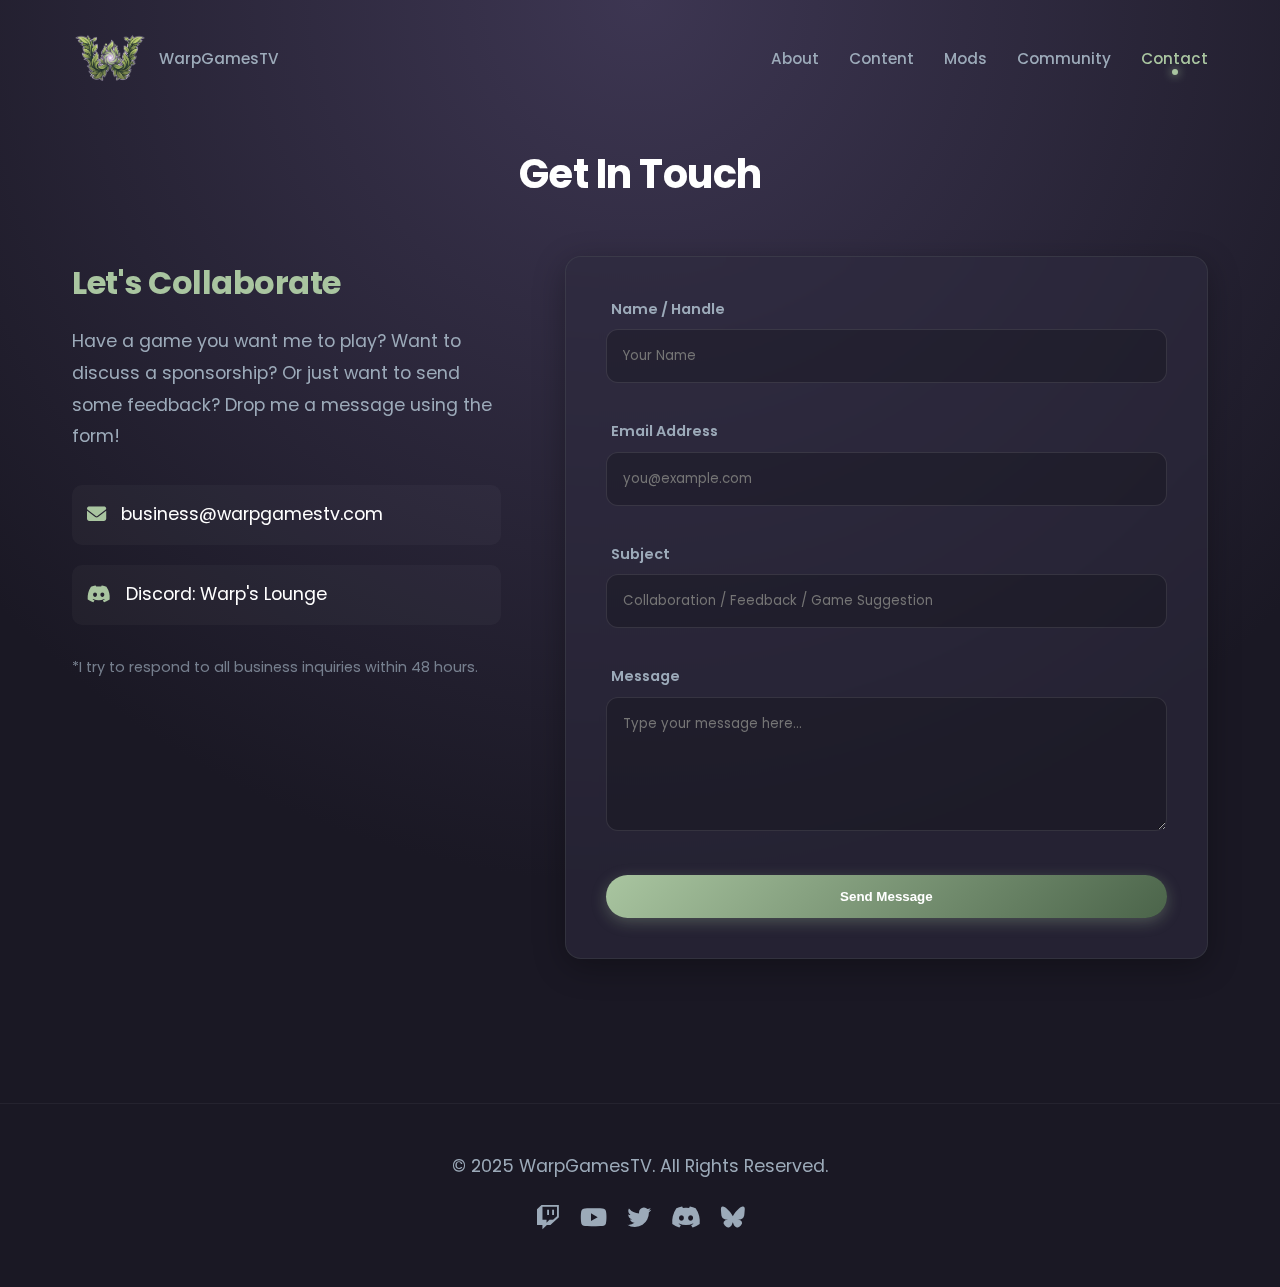
<file: contact.html>
<!DOCTYPE html>
<html lang="en">
<head>
    <meta charset="UTF-8">
    <meta name="viewport" content="width=device-width, initial-scale=1.0">
    <title>Contact | WarpGamesTV</title>
    <link rel="icon" href="favicon.png" type="image/x-icon">
    <link rel="apple-touch-icon" href="Logo.png">
    <link rel="stylesheet" href="style.css">
    <link rel="preconnect" href="https://fonts.googleapis.com">
    <link rel="preconnect" href="https://fonts.gstatic.com" crossorigin>
    <link href="https://fonts.googleapis.com/css2?family=Poppins:wght@400;500;600;700&display=swap" rel="stylesheet">
    <link rel="stylesheet" href="https://cdnjs.cloudflare.com/ajax/libs/font-awesome/6.5.2/css/all.min.css">
        <meta property="og:type" content="website">
    <meta property="og:url" content="https://warpgamestv.com/">
    <meta property="og:title" content="WarpGamesTV | Twilight Garden Lounge">
    <meta property="og:description" content="Join the community for cozy RPGs, strategy games, and open-world adventures.">
    <meta property="og:image" content="https://warpgamestv.com/Logo.png">

    <meta property="twitter:card" content="summary_large_image">
    <meta property="twitter:url" content="https://warpgamestv.com/">
    <meta property="twitter:title" content="WarpGamesTV | Twilight Garden Lounge">
    <meta property="twitter:description" content="Join the community for cozy RPGs, strategy games, and open-world adventures.">
    <meta property="twitter:image" content="https://warpgamestv.com/Logo.png">
</head>
<body>

<header class="site-header">
    <div class="container">
        <nav class="main-nav">
            <a href="index.html" class="logo">
    <img src="Logo.png" alt="Warp Logo">
    WarpGamesTV
</a>

            <div class="nav-toggle">
                <i class="fas fa-bars"></i>
            </div>

            <ul class="nav-links">
                <li><a href="about.html">About</a></li>
                <li><a href="content.html">Content</a></li>
                <li><a href="mods.html">Mods</a></li>
                <li><a href="community.html">Community</a></li>
                <li><a href="contact.html" class="active">Contact</a></li>
            </ul>
        </nav>
    </div>
</header>

    <main>
    <section id="contact" class="contact-section">
        <div class="container">
            <h2 class="hidden">Get In Touch</h2>
            
            <div class="contact-grid">
                <div class="contact-info hidden">
                    <h3>Let's Collaborate</h3>
                    <p>
                        Have a game you want me to play? Want to discuss a sponsorship? 
                        Or just want to send some feedback? Drop me a message using the form!
                    </p>
                    
                    <div class="info-list">
                        <div class="info-item">
                            <i class="fas fa-envelope"></i>
                            <span>business@warpgamestv.com</span>
                        </div>
                        <div class="info-item">
                            <i class="fab fa-discord"></i>
                            <span>Discord: Warp's Lounge</span>
                        </div>
                    </div>

                    <p style="margin-top: 30px; font-size: 0.9rem; opacity: 0.7;">
                        *I try to respond to all business inquiries within 48 hours.
                    </p>
                </div>

                <div class="contact-form-wrapper glass-panel hidden">
                    <form class="contact-form">
                        <div class="form-group">
                            <label for="name">Name / Handle</label>
                            <input type="text" id="name" name="name" placeholder="Your Name" required>
                        </div>
                        
                        <div class="form-group">
                            <label for="email">Email Address</label>
                            <input type="email" id="email" name="email" placeholder="you@example.com" required>
                        </div>

                        <div class="form-group">
                            <label for="subject">Subject</label>
                            <input type="text" id="subject" name="subject" placeholder="Collaboration / Feedback / Game Suggestion">
                        </div>
                        
                        <div class="form-group">
                            <label for="message">Message</label>
                            <textarea id="message" name="message" rows="5" placeholder="Type your message here..." required></textarea>
                        </div>
                        
                        <button type="submit" class="btn btn-primary" style="width: 100%;">Send Message</button>
                    </form>
                </div>
            </div>
        </div>
    </section>
</main>

    <footer class="site-footer-dark">
        <div class="container">
            <div class="footer-content">
                <p>&copy; 2025 WarpGamesTV. All Rights Reserved.</p>
                <div class="footer-socials">
                    <a href="https://twitch.tv/warpgamestv" target="_blank" rel="noopener noreferrer"><i class="fab fa-twitch"></i></a>
                    <a href="https://youtube.com/@warpgamestv" target="_blank" rel="noopener noreferrer"><i class="fab fa-youtube"></i></a>
                    <a href="https://twitter.com/warpgamestv" target="_blank" rel="noopener noreferrer"><i class="fab fa-twitter"></i></a>
                    <a href="https://discord.warpgamestv.com" target="_blank" rel="noopener noreferrer"><i class="fab fa-discord"></i></a>
                    <a href="https://bsky.app/profile/warpgamestv.com" target="_blank" rel="noopener noreferrer"><i class="fab fa-bluesky"></i></a>
                </div>
            </div>
        </div>
    </footer>
    
    <script src="script.js"></script>
</body>
</body>
</html>
</file>
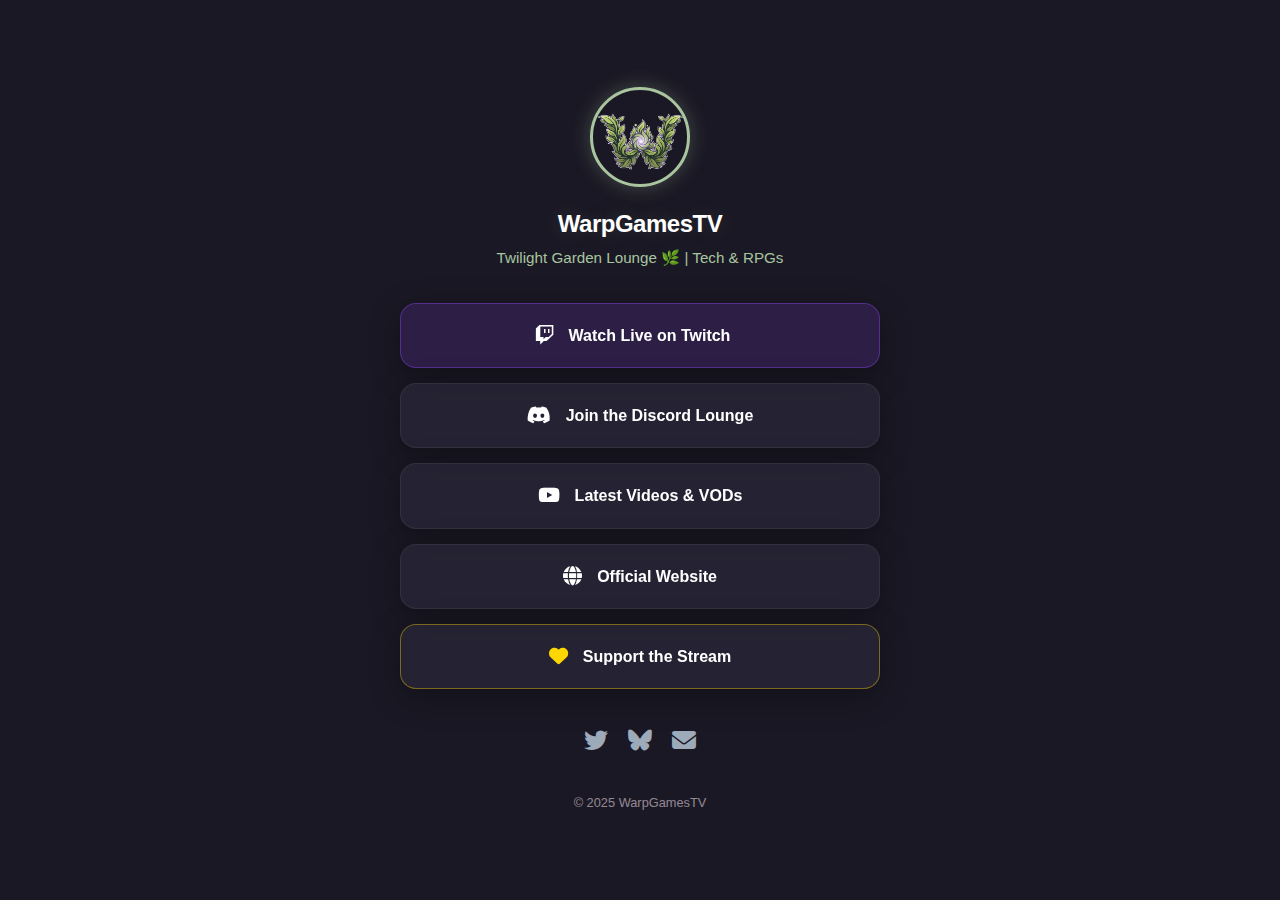
<file: links.html>
<!DOCTYPE html>
<html lang="en">
<head>
    <meta name="google-adsense-account" content="ca-pub-4029186456272550">
    <meta charset="UTF-8">
    <meta name="viewport" content="width=device-width, initial-scale=1.0">
    <title>Links | WarpGamesTV</title>
    <link rel="icon" href="favicon.png" type="image/x-icon">
    <link rel="stylesheet" href="style.css">
    <link rel="stylesheet" href="https://cdnjs.cloudflare.com/ajax/libs/font-awesome/6.5.2/css/all.min.css">
    
    <meta property="og:title" content="WarpGamesTV Links">
    <meta property="og:description" content="Stream schedule, VODs, and Community Discord.">
    <meta property="og:image" content="https://warpgamestv.com/Logo.png">
</head>
<body class="links-page">

    <div class="bg-glow"></div>

    <main class="links-container">
        
        <div class="profile-header">
            <img src="Logo.png" alt="WarpGamesTV" class="profile-pic floating-avatar">
            <h1>WarpGamesTV</h1>
            <p>Twilight Garden Lounge 🌿 | Tech & RPGs</p>
        </div>

        <div class="links-grid">
            
            <a href="https://twitch.tv/warpgamestv" class="link-card glass-panel" id="twitch-link">
                <i class="fab fa-twitch"></i>
                <span>Watch Live on Twitch</span>
                <div class="live-dot hidden"></div> </a>

            <a href="https://discord.warpgamestv.com" class="link-card glass-panel">
                <i class="fab fa-discord"></i>
                <span>Join the Discord Lounge</span>
            </a>

            <a href="https://youtube.com/@warpgamestv" class="link-card glass-panel">
                <i class="fab fa-youtube"></i>
                <span>Latest Videos & VODs</span>
            </a>

            <a href="index.html" class="link-card glass-panel">
                <i class="fas fa-globe"></i>
                <span>Official Website</span>
            </a>

            <a href="https://ko-fi.com/warpgamestv" class="link-card glass-panel" style="border-color: rgba(255, 215, 0, 0.4);">
                <i class="fas fa-heart" style="color: gold;"></i>
                <span>Support the Stream</span>
            </a>

        </div>

        <div class="mini-socials">
            <a href="https://twitter.com/warpgamestv"><i class="fab fa-twitter"></i></a>
            <a href="https://bsky.app/profile/warpgamestv.com"><i class="fab fa-bluesky"></i></a>
            <a href="mailto:business@warpgamestv.com"><i class="fas fa-envelope"></i></a>
        </div>

        <footer style="margin-top: 30px; font-size: 0.8rem; opacity: 0.6;">
            &copy; 2025 WarpGamesTV
        </footer>

    </main>

    <script src="script.js"></script>
</body>
</html>
</file>
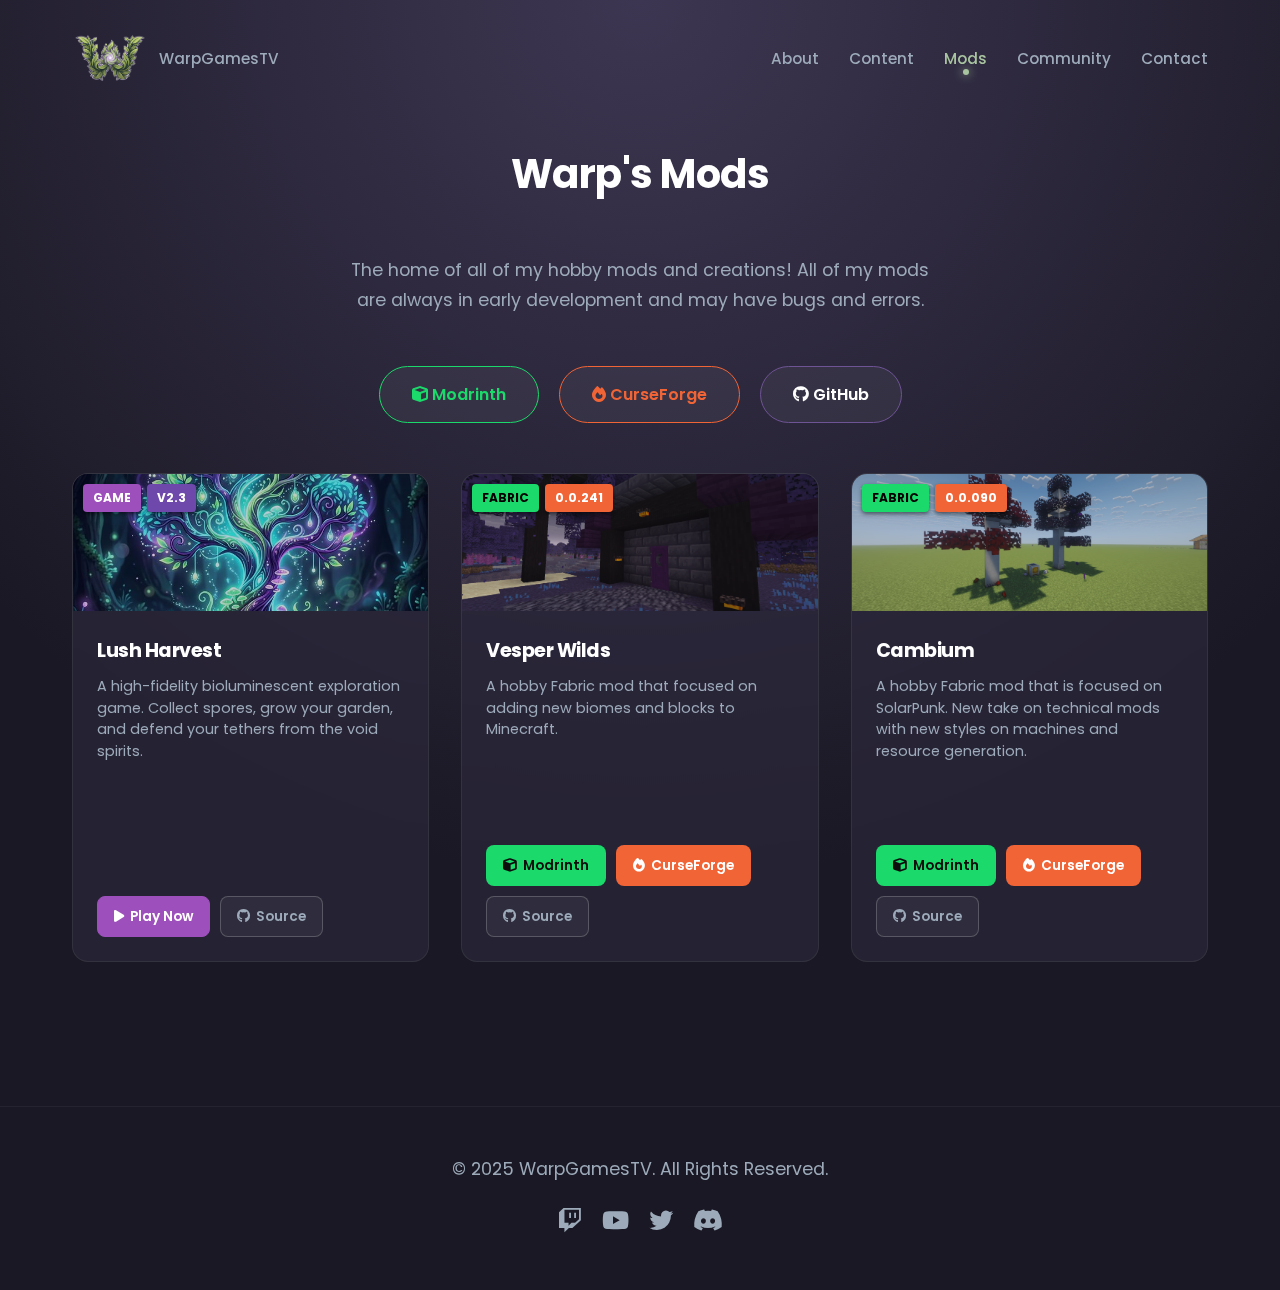
<file: mods.html>
<!DOCTYPE html>
<html lang="en">

<head>
    <meta name="google-adsense-account" content="ca-pub-4029186456272550">
    <meta charset="UTF-8">
    <meta name="viewport" content="width=device-width, initial-scale=1.0">
    <title>Mods & Dev | WarpGamesTV</title>
    <link rel="icon" href="favicon.png" type="image/x-icon">
    <link rel="stylesheet" href="style.css">
    <link rel="preconnect" href="https://fonts.googleapis.com">
    <link rel="preconnect" href="https://fonts.gstatic.com" crossorigin>
    <link href="https://fonts.googleapis.com/css2?family=Poppins:wght@400;500;600;700&display=swap" rel="stylesheet">
    <link rel="stylesheet" href="https://cdnjs.cloudflare.com/ajax/libs/font-awesome/6.5.2/css/all.min.css">

    <meta property="og:type" content="website">
    <meta property="og:url" content="https://warpgamestv.com/mods.html">
    <meta property="og:title" content="WarpGamesTV | Mods & Development">
    <meta property="og:description" content="Download my latest Minecraft mods and view source code.">
    <meta property="og:image" content="https://warpgamestv.com/Logo.png">

    <meta property="twitter:card" content="summary_large_image">
    <meta property="twitter:title" content="WarpGamesTV | Mods & Development">
    <meta property="twitter:description" content="Download my latest Minecraft mods and view source code.">
    <meta property="twitter:image" content="https://warpgamestv.com/Logo.png">
</head>

<body>

    <header class="site-header">
        <div class="container">
            <nav class="main-nav">
                <a href="index.html" class="logo">
                    <img src="Logo.png" alt="Warp Logo">
                    WarpGamesTV
                </a>
                <div class="nav-toggle"><i class="fas fa-bars"></i></div>
                <ul class="nav-links">
                    <li><a href="about.html">About</a></li>
                    <li><a href="content.html">Content</a></li>
                    <li><a href="mods.html" class="active">Mods</a></li>
                    <li><a href="community.html">Community</a></li>
                    <li><a href="contact.html">Contact</a></li>
                </ul>
            </nav>
        </div>
    </header>

    <main>
        <section id="mods" class="content-section">
            <div class="container">
                <h2 class="hidden">Warp's Mods</h2>
                <p class="section-intro hidden">
                    The home of all of my hobby mods and creations! All of my mods are always in early development and
                    may have bugs and errors.
                </p>

                <div class="dev-profiles hidden"
                    style="display: flex; justify-content: center; gap: 20px; margin-bottom: 50px; flex-wrap: wrap;">
                    <a href="https://modrinth.com/user/WarpGamesTV" target="_blank" class="btn btn-social"
                        style="border-color: var(--brand-modrinth); color: var(--brand-modrinth);">
                        <i class="fas fa-cube"></i> Modrinth
                    </a>
                    <a href="https://www.curseforge.com/members/warpgamestv/projects" target="_blank"
                        class="btn btn-social"
                        style="border-color: var(--brand-curseforge); color: var(--brand-curseforge);">
                        <i class="fas fa-fire"></i> CurseForge
                    </a>
                    <a href="https://github.com/warpgamestv" target="_blank" class="btn btn-social"
                        style="border-color: var(--brand-github); color: #fff;">
                        <i class="fab fa-github"></i> GitHub
                    </a>
                </div>

                <div class="project-grid">

                    <div class="project-card hidden">
                        <div class="thumbnail-wrapper" style="background: #0f0524;">
                            <img src="lush_harvest_logo.png" alt="Lush Harvest Logo">
                            <div class="badge-container">
                                <span class="badge" style="background: #9d50bb;">Game</span>
                                <span class="badge" style="background: #6e48aa;">v2.3</span>
                            </div>
                        </div>
                        <div class="card-text">
                            <h3>Lush Harvest</h3>
                            <p>A high-fidelity bioluminescent exploration game. Collect spores, grow your garden, and defend your tethers from the void spirits.</p>

                            <div class="card-actions" style="flex-wrap: wrap;"> 
                                <a href="lush-harvest/index.html" class="btn-card" style="background: #9d50bb; border-color: #9d50bb; color: white;">
                                    <i class="fas fa-play"></i> Play Now
                                </a>
                                <a href="https://github.com/warpgamestv/Lush-Harvest" target="_blank"
                                    class="btn-card btn-github">
                                    <i class="fab fa-github"></i> Source
                                </a>
                            </div>
                        </div>
                    </div>

                    <div class="project-card hidden">
                        <div class="thumbnail-wrapper">
                            <img src="vesper_wilds.png" alt="Mod Thumbnail">
                            <div class="badge-container">
                                <span class="badge badge-modrinth">Fabric</span>
                                <span class="badge badge-curseforge">0.0.241</span>
                            </div>
                        </div>
                        <div class="card-text">
                            <h3>Vesper Wilds</h3>
                            <p>A hobby Fabric mod that focused on adding new biomes and blocks to Minecraft.</p>

                            <div class="card-actions" style="flex-wrap: wrap;"> <a
                                    href="https://modrinth.com/mod/vesper-wilds/" target="_blank"
                                    class="btn-card btn-modrinth">
                                    <i class="fas fa-cube"></i> Modrinth
                                </a>
                                <a href="https://www.curseforge.com/minecraft/mc-mods/vesper-wilds" target="_blank"
                                    class="btn-card btn-curseforge">
                                    <i class="fas fa-fire"></i> CurseForge
                                </a>
                                <a href="https://github.com/warpgamestv/vesperwilds-1.21.11" target="_blank"
                                    class="btn-card btn-github">
                                    <i class="fab fa-github"></i> Source
                                </a>
                            </div>
                        </div>
                    </div>

                    <div class="project-card hidden">
                        <div class="thumbnail-wrapper">
                            <img src="cambium.png" alt="Cambium Logo">
                            <div class="badge-container">
                                <span class="badge badge-modrinth">Fabric</span>
                                <span class="badge badge-curseforge">0.0.090</span>
                            </div>
                        </div>
                        <div class="card-text">
                            <h3>Cambium</h3>
                            <p>A hobby Fabric mod that is focused on SolarPunk. New take on technical mods with new
                                styles on machines and resource generation.</p>

                            <div class="card-actions" style="flex-wrap: wrap;"> <a
                                    href="https://modrinth.com/mod/cambium" target="_blank"
                                    class="btn-card btn-modrinth">
                                    <i class="fas fa-cube"></i> Modrinth
                                </a>
                                <a href="https://www.curseforge.com/minecraft/mc-mods/cambium" target="_blank"
                                    class="btn-card btn-curseforge">
                                    <i class="fas fa-fire"></i> CurseForge
                                </a>
                                <a href="https://github.com/warpgamestv/cambium-1.21.11" target="_blank"
                                    class="btn-card btn-github">
                                    <i class="fab fa-github"></i> Source
                                </a>
                            </div>
                        </div>
                    </div>


                </div>
            </div>
        </section>
    </main>

    <footer class="site-footer-dark">
        <div class="container">
            <div class="footer-content">
                <p>&copy; 2025 WarpGamesTV. All Rights Reserved.</p>
                <div class="footer-socials">
                    <a href="https://twitch.tv/warpgamestv" target="_blank"><i class="fab fa-twitch"></i></a>
                    <a href="https://youtube.com/@warpgamestv" target="_blank"><i class="fab fa-youtube"></i></a>
                    <a href="https://twitter.com/warpgamestv" target="_blank"><i class="fab fa-twitter"></i></a>
                    <a href="https://discord.warpgamestv.com" target="_blank"><i class="fab fa-discord"></i></a>
                </div>
            </div>
        </div>
    </footer>

    <script src="script.js"></script>
</body>

</html>
</file>
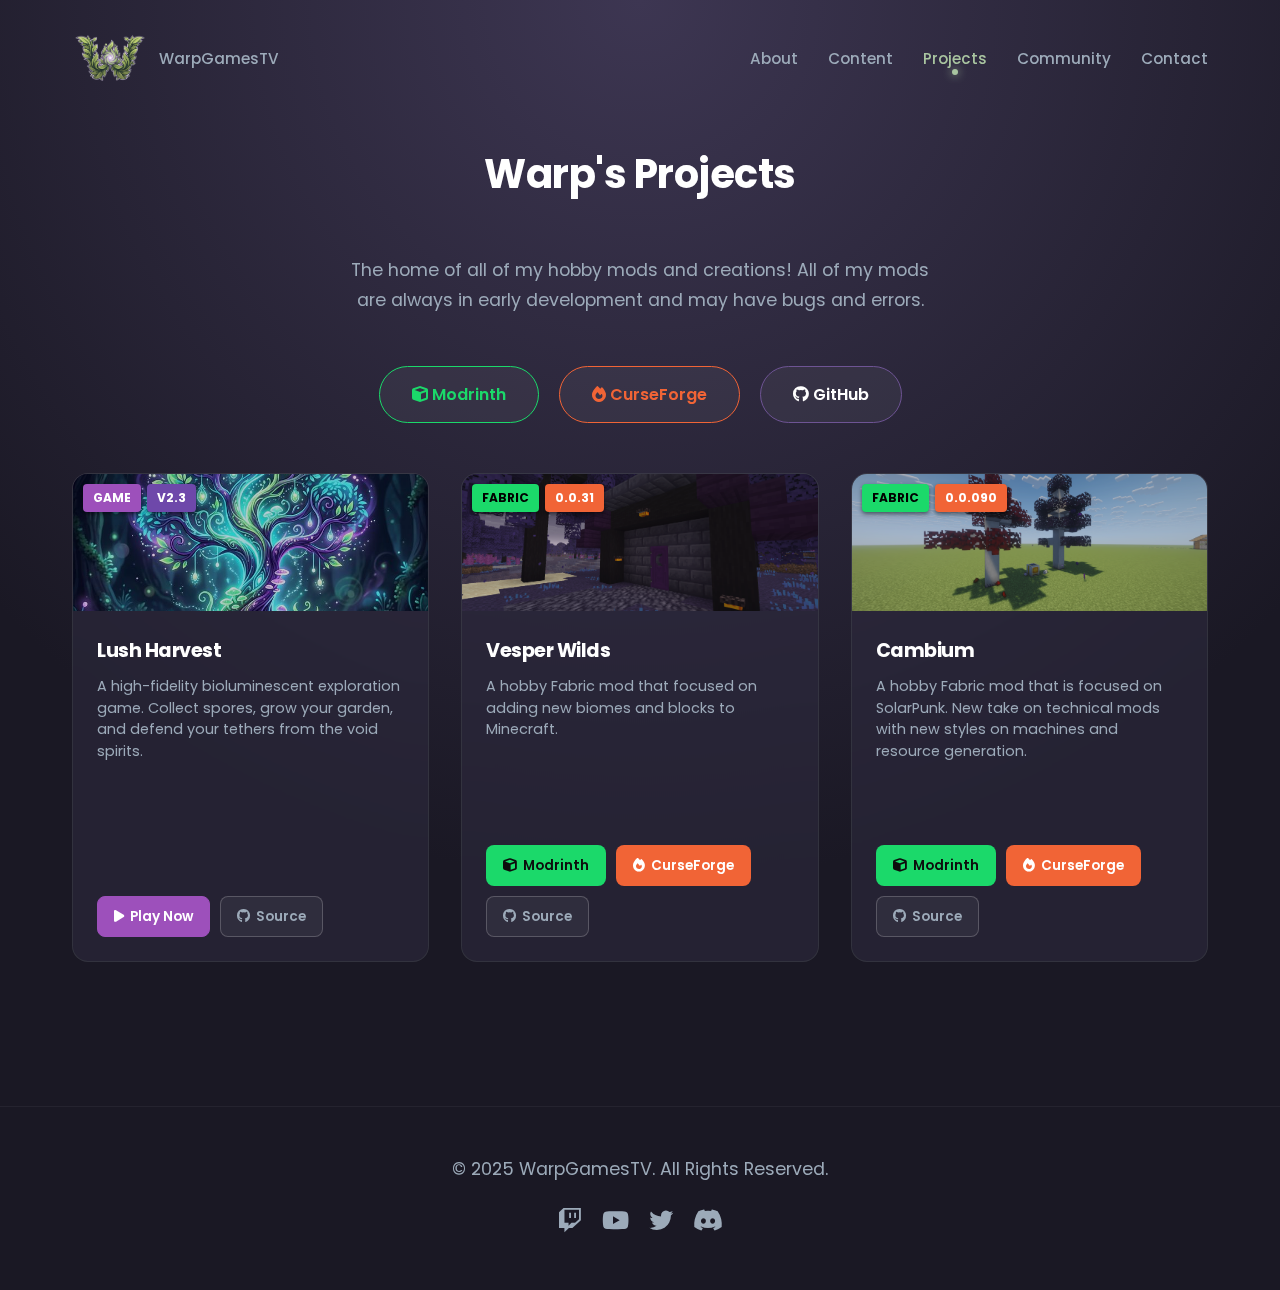
<file: projects.html>
<!DOCTYPE html>
<html lang="en">

<head>
    <meta name="google-adsense-account" content="ca-pub-4029186456272550">
    <meta charset="UTF-8">
    <meta name="viewport" content="width=device-width, initial-scale=1.0">
    <title>Projects & Dev | WarpGamesTV</title>
    <link rel="icon" href="favicon.png" type="image/x-icon">
    <link rel="stylesheet" href="style.css">
    <link rel="preconnect" href="https://fonts.googleapis.com">
    <link rel="preconnect" href="https://fonts.gstatic.com" crossorigin>
    <link href="https://fonts.googleapis.com/css2?family=Poppins:wght@400;500;600;700&display=swap" rel="stylesheet">
    <link rel="stylesheet" href="https://cdnjs.cloudflare.com/ajax/libs/font-awesome/6.5.2/css/all.min.css">

    <meta property="og:type" content="website">
    <meta property="og:url" content="https://warpgamestv.com/projects.html">
    <meta property="og:title" content="WarpGamesTV | Projects & Development">
    <meta property="og:description" content="Download my latest Minecraft mods and view source code.">
    <meta property="og:image" content="https://warpgamestv.com/Logo.png">

    <meta property="twitter:card" content="summary_large_image">
    <meta property="twitter:title" content="WarpGamesTV | Projects & Development">
    <meta property="twitter:description" content="Download my latest Minecraft mods and view source code.">
    <meta property="twitter:image" content="https://warpgamestv.com/Logo.png">
</head>

<body>

    <header class="site-header">
        <div class="container">
            <nav class="main-nav">
                <a href="index.html" class="logo">
                    <img src="Logo.png" alt="Warp Logo">
                    WarpGamesTV
                </a>
                <div class="nav-toggle"><i class="fas fa-bars"></i></div>
                <ul class="nav-links">
                    <li><a href="about.html">About</a></li>
                    <li><a href="content.html">Content</a></li>
                    <li><a href="projects.html" class="active">Projects</a></li>
                    <li><a href="community.html">Community</a></li>
                    <li><a href="contact.html">Contact</a></li>
                </ul>
            </nav>
        </div>
    </header>

    <main>
        <section id="mods" class="content-section">
            <div class="container">
                <h2 class="hidden">Warp's Projects</h2>
                <p class="section-intro hidden">
                    The home of all of my hobby mods and creations! All of my mods are always in early development and
                    may have bugs and errors.
                </p>

                <div class="dev-profiles hidden"
                    style="display: flex; justify-content: center; gap: 20px; margin-bottom: 50px; flex-wrap: wrap;">
                    <a href="https://modrinth.com/user/WarpGamesTV" target="_blank" class="btn btn-social"
                        style="border-color: var(--brand-modrinth); color: var(--brand-modrinth);">
                        <i class="fas fa-cube"></i> Modrinth
                    </a>
                    <a href="https://www.curseforge.com/members/warpgamestv/projects" target="_blank"
                        class="btn btn-social"
                        style="border-color: var(--brand-curseforge); color: var(--brand-curseforge);">
                        <i class="fas fa-fire"></i> CurseForge
                    </a>
                    <a href="https://github.com/warpgamestv" target="_blank" class="btn btn-social"
                        style="border-color: var(--brand-github); color: #fff;">
                        <i class="fab fa-github"></i> GitHub
                    </a>
                </div>

                <div class="project-grid">

                    <div class="project-card hidden">
                        <div class="thumbnail-wrapper" style="background: #0f0524;">
                            <img src="lush_harvest_logo.png" alt="Lush Harvest Logo">
                            <div class="badge-container">
                                <span class="badge" style="background: #9d50bb;">Game</span>
                                <span class="badge" style="background: #6e48aa;">v2.3</span>
                            </div>
                        </div>
                        <div class="card-text">
                            <h3>Lush Harvest</h3>
                            <p>A high-fidelity bioluminescent exploration game. Collect spores, grow your garden, and defend your tethers from the void spirits.</p>

                            <div class="card-actions" style="flex-wrap: wrap;"> 
                                <a href="lush-harvest/index.html" class="btn-card" style="background: #9d50bb; border-color: #9d50bb; color: white;">
                                    <i class="fas fa-play"></i> Play Now
                                </a>
                                <a href="https://github.com/warpgamestv/Lush-Harvest" target="_blank"
                                    class="btn-card btn-github">
                                    <i class="fab fa-github"></i> Source
                                </a>
                            </div>
                        </div>
                    </div>

                    <div class="project-card hidden">
                        <div class="thumbnail-wrapper">
                            <img src="vesper_wilds.png" alt="Mod Thumbnail">
                            <div class="badge-container">
                                <span class="badge badge-modrinth">Fabric</span>
                                <span class="badge badge-curseforge">0.0.31</span>
                            </div>
                        </div>
                        <div class="card-text">
                            <h3>Vesper Wilds</h3>
                            <p>A hobby Fabric mod that focused on adding new biomes and blocks to Minecraft.</p>

                            <div class="card-actions" style="flex-wrap: wrap;"> <a
                                    href="https://modrinth.com/mod/vesper-wilds/" target="_blank"
                                    class="btn-card btn-modrinth">
                                    <i class="fas fa-cube"></i> Modrinth
                                </a>
                                <a href="https://www.curseforge.com/minecraft/mc-mods/vesper-wilds" target="_blank"
                                    class="btn-card btn-curseforge">
                                    <i class="fas fa-fire"></i> CurseForge
                                </a>
                                <a href="https://github.com/warpgamestv/vesperwilds-1.21.11" target="_blank"
                                    class="btn-card btn-github">
                                    <i class="fab fa-github"></i> Source
                                </a>
                            </div>
                        </div>
                    </div>

                    <div class="project-card hidden">
                        <div class="thumbnail-wrapper">
                            <img src="cambium.png" alt="Cambium Logo">
                            <div class="badge-container">
                                <span class="badge badge-modrinth">Fabric</span>
                                <span class="badge badge-curseforge">0.0.090</span>
                            </div>
                        </div>
                        <div class="card-text">
                            <h3>Cambium</h3>
                            <p>A hobby Fabric mod that is focused on SolarPunk. New take on technical mods with new
                                styles on machines and resource generation.</p>

                            <div class="card-actions" style="flex-wrap: wrap;"> <a
                                    href="https://modrinth.com/mod/cambium" target="_blank"
                                    class="btn-card btn-modrinth">
                                    <i class="fas fa-cube"></i> Modrinth
                                </a>
                                <a href="https://www.curseforge.com/minecraft/mc-mods/cambium" target="_blank"
                                    class="btn-card btn-curseforge">
                                    <i class="fas fa-fire"></i> CurseForge
                                </a>
                                <a href="https://github.com/warpgamestv/cambium-1.21.11" target="_blank"
                                    class="btn-card btn-github">
                                    <i class="fab fa-github"></i> Source
                                </a>
                            </div>
                        </div>
                    </div>


                </div>
            </div>
        </section>
    </main>

    <footer class="site-footer-dark">
        <div class="container">
            <div class="footer-content">
                <p>&copy; 2025 WarpGamesTV. All Rights Reserved.</p>
                <div class="footer-socials">
                    <a href="https://twitch.tv/warpgamestv" target="_blank"><i class="fab fa-twitch"></i></a>
                    <a href="https://youtube.com/@warpgamestv" target="_blank"><i class="fab fa-youtube"></i></a>
                    <a href="https://twitter.com/warpgamestv" target="_blank"><i class="fab fa-twitter"></i></a>
                    <a href="https://discord.warpgamestv.com" target="_blank"><i class="fab fa-discord"></i></a>
                </div>
            </div>
        </div>
    </footer>

    <script src="script.js"></script>
</body>

</html>
</file>
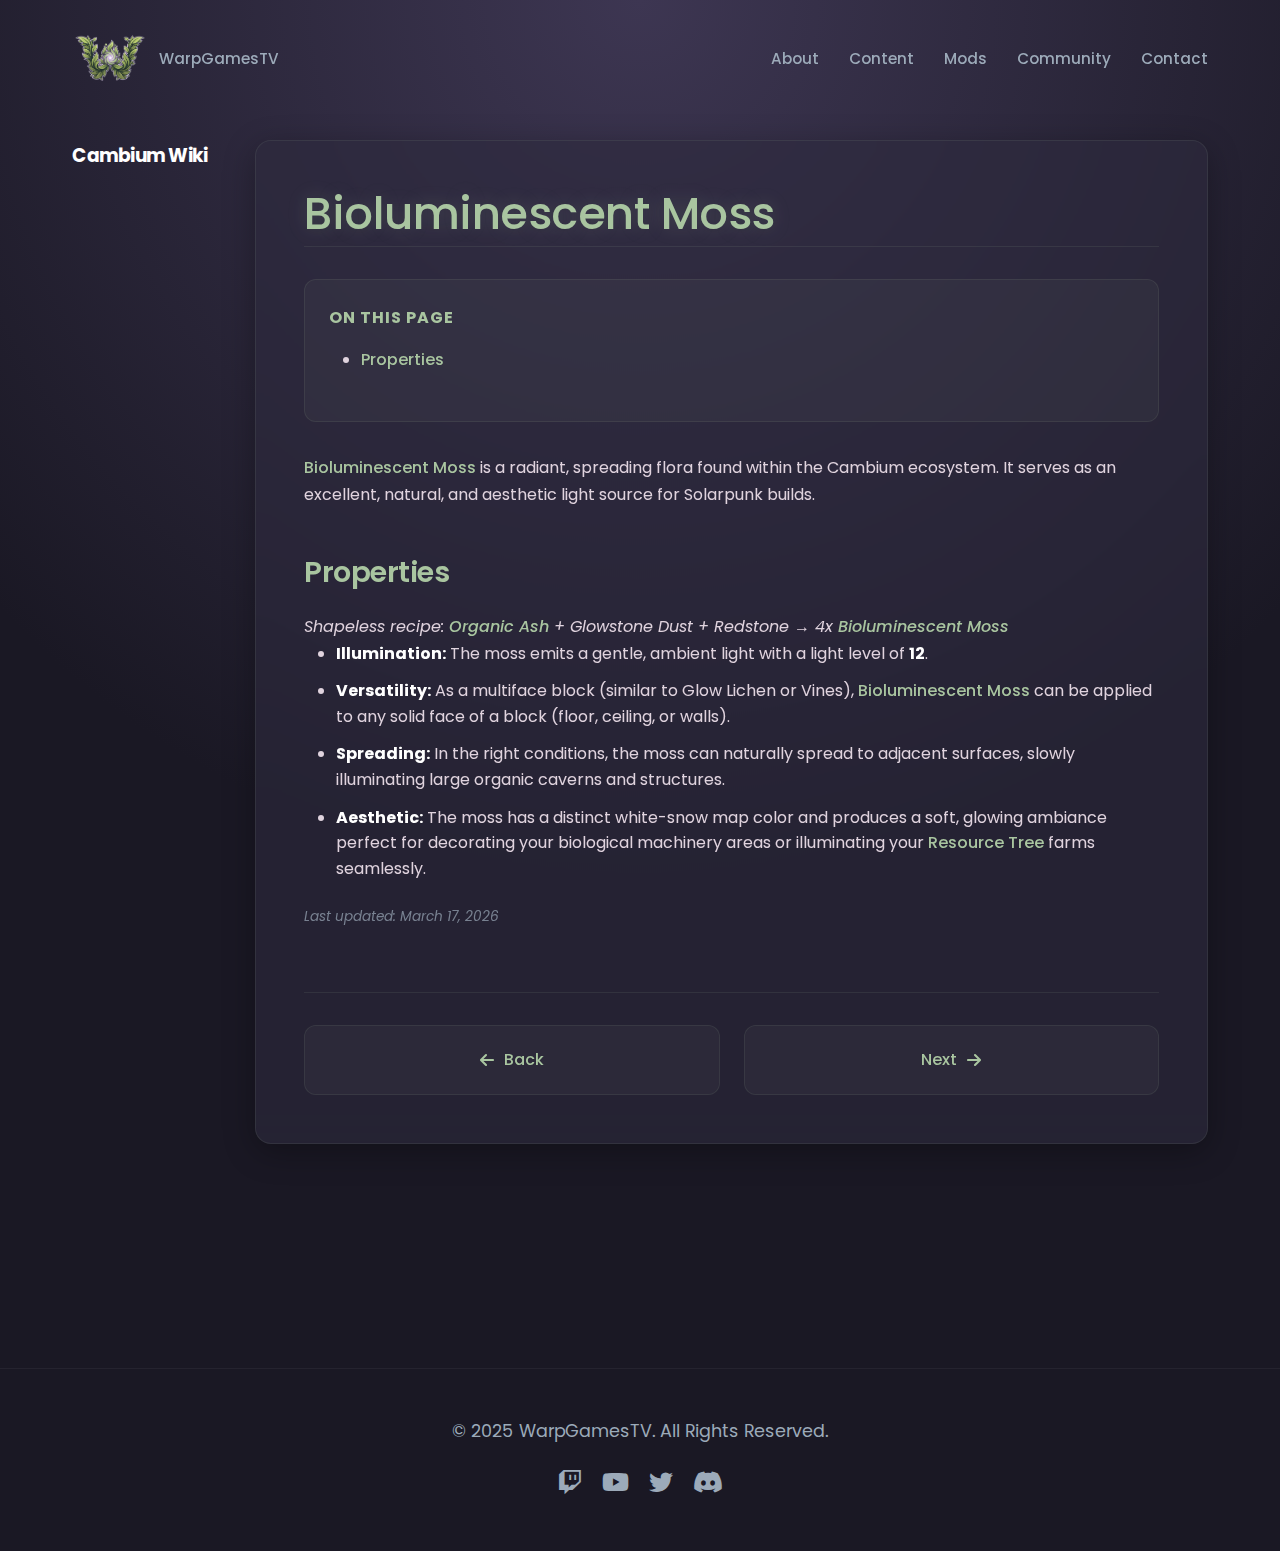
<file: wiki/cambium/bioluminescent-moss.html>
<!DOCTYPE html>
<html lang="en">

<head>
    <meta charset="UTF-8">
    <meta name="viewport" content="width=device-width, initial-scale=1.0">
    <title>Bioluminescent Moss - Cambium Wiki | WarpGamesTV</title>
    <link rel="icon" href="../../favicon.png" type="image/x-icon">
    <link rel="stylesheet" href="../../style.css">
    <link rel="preconnect" href="https://fonts.googleapis.com">
    <link rel="preconnect" href="https://fonts.gstatic.com" crossorigin>
    <link href="https://fonts.googleapis.com/css2?family=Poppins:wght@400;500;600;700&display=swap" rel="stylesheet">
    <link rel="stylesheet" href="https://cdnjs.cloudflare.com/ajax/libs/font-awesome/6.5.2/css/all.min.css">

    <meta property="og:type" content="website">
    <meta property="og:url" content="https://warpgamestv.com/mods.html">
    <meta property="og:title" content="WarpGamesTV | Mods & Development">
    <meta property="og:description" content="Download my latest Minecraft mods and view source code.">
    <meta property="og:image" content="https://warpgamestv.com/Logo.png">

    <meta property="twitter:card" content="summary_large_image">
    <meta property="twitter:title" content="WarpGamesTV | Mods & Development">
    <meta property="twitter:description" content="Download my latest Minecraft mods and view source code.">
    <meta property="twitter:image" content="https://warpgamestv.com/Logo.png">
</head>

<body>

    <header class="site-header">
        <div class="container">
            <nav class="main-nav">
                <a href="../../index.html" class="logo">
                    <img src="../../Logo.png" alt="Warp Logo">
                    WarpGamesTV
                </a>
                <div class="nav-toggle"><i class="fas fa-bars"></i></div>
                <ul class="nav-links">
                    <li><a href="../../about.html">About</a></li>
                    <li><a href="../../content.html">Content</a></li>
                    <li><a href="../../mods.html" >Mods</a></li>
                    <li><a href="../../community.html">Community</a></li>
                    <li><a href="../../contact.html">Contact</a></li>
                </ul>
            </nav>
        </div>
    </header>

    <main><section class="content-section">
    <div class="container wiki-layout">
        <h3>Cambium Wiki</h3>
        <div class="wiki-content"><h1 id="bioluminescent-moss"><a href="bioluminescent-moss.html" class="auto-link">Bioluminescent Moss</a><a class="header-anchor" onclick="copyToClipboard('bioluminescent-moss')" title="Copy link to clipboard"><i class="fas fa-link"></i></a></h1>
<aside class="toc-container"><h4>On This Page</h4><ul class="toc-nav"><li class="toc-h2"><a href="#properties" class="toc-link">Properties</a></li></ul></aside>
<strong><a href="bioluminescent-moss.html" class="auto-link">Bioluminescent Moss</a></strong> is a radiant, spreading flora found within the Cambium ecosystem. It serves as an excellent, natural, and aesthetic light source for Solarpunk builds.
<h2 id="properties">Properties<a class="header-anchor" onclick="copyToClipboard('properties')" title="Copy link to clipboard"><i class="fas fa-link"></i></a></h2>
<em>Shapeless recipe: <span class="tooltip-container"><a href="living-materials.html#organic-ash" class="auto-link">Organic Ash</a><div class="tooltip-content"><img src="assets/organic_ash.png" class="tooltip-image"></div></span> + Glowstone Dust + Redstone → 4x <a href="bioluminescent-moss.html" class="auto-link">Bioluminescent Moss</a></em>
<ul><li><strong>Illumination:</strong> The moss emits a gentle, ambient light with a light level of <strong>12</strong>.</li>
<li><strong>Versatility:</strong> As a multiface block (similar to Glow Lichen or Vines), <a href="bioluminescent-moss.html" class="auto-link">Bioluminescent Moss</a> can be applied to any solid face of a block (floor, ceiling, or walls).</li>
<li><strong>Spreading:</strong> In the right conditions, the moss can naturally spread to adjacent surfaces, slowly illuminating large organic caverns and structures.</li>
<li><strong>Aesthetic:</strong> The moss has a distinct white-snow map color and produces a soft, glowing ambiance perfect for decorating your biological machinery areas or illuminating your <span class="tooltip-container"><a href="resource-trees.html" class="auto-link">Resource Tree</a><div class="tooltip-content"><img src="assets/sapling_stem.png" class="tooltip-image"></div></span> farms seamlessly.</li>
</ul>
<div class="last-updated">Last updated: March 17, 2026</div><div class="wiki-page-nav"><a href="living-wood.html" class="btn-wiki-nav prev"><i class="fas fa-arrow-left"></i> Back</a><a href="photovoltaic-armor.html" class="btn-wiki-nav next">Next <i class="fas fa-arrow-right"></i></a></div>        </div>
    </div>
    <button id="scrollToTopBtn" onclick="scrollToTop()" title="Go to top"><i class="fas fa-arrow-up"></i></button>
</section>

<script>
function searchWiki() {
    let filter = document.getElementById('wikiSearchInput').value.toLowerCase();
    let nav = document.getElementById('wikiNavList');
    let categories = nav.querySelectorAll('.nav-category');
    let homeLink = nav.querySelector('.wiki-nav-link');

    if (homeLink) {
        homeLink.style.display = 'home'.indexOf(filter) > -1 || filter === '' ? '' : 'none';
    }

    categories.forEach(function(details) {
        let summary = details.querySelector('summary');
        let categoryName = summary.textContent.toLowerCase();
        let items = details.querySelectorAll('li');
        let categoryMatch = categoryName.indexOf(filter) > -1;
        let anyChildVisible = false;

        items.forEach(function(li) {
            let a = li.querySelector('a');
            let text = (a.textContent || a.innerText).toLowerCase();
            if (filter === '' || text.indexOf(filter) > -1 || categoryMatch) {
                li.style.display = '';
                anyChildVisible = true;
            } else {
                li.style.display = 'none';
            }
        });

        if (filter === '') {
            details.style.display = '';
        } else if (anyChildVisible || categoryMatch) {
            details.style.display = '';
            details.open = true;
        } else {
            details.style.display = 'none';
        }
    });
}

document.addEventListener('DOMContentLoaded', function() {
    let activeLink = document.querySelector('.wiki-nav a.active');
    if (activeLink) {
        let parentDetails = activeLink.closest('details.nav-category');
        if (parentDetails) parentDetails.open = true;
    }
});

window.onscroll = function() {scrollFunction()};
function scrollFunction() {
    let btn = document.getElementById("scrollToTopBtn");
    if (document.body.scrollTop > 300 || document.documentElement.scrollTop > 300) {
        btn.style.display = "flex";
        btn.style.opacity = "1";
    } else {
        btn.style.opacity = "0";
        setTimeout(() => { if(btn.style.opacity === "0") btn.style.display = "none"; }, 300);
    }
}
function scrollToTop() {
    window.scrollTo({top: 0, behavior: 'smooth'});
}
function copyToClipboard(id) {
    let url = window.location.href.split('#')[0] + '#' + id;
    navigator.clipboard.writeText(url).then(() => {
    });
}
</script></main>

    <footer class="site-footer-dark">
        <div class="container">
            <div class="footer-content">
                <p>&copy; 2025 WarpGamesTV. All Rights Reserved.</p>
                <div class="footer-socials">
                    <a href="https://twitch.tv/warpgamestv" target="_blank"><i class="fab fa-twitch"></i></a>
                    <a href="https://youtube.com/@warpgamestv" target="_blank"><i class="fab fa-youtube"></i></a>
                    <a href="https://twitter.com/warpgamestv" target="_blank"><i class="fab fa-twitter"></i></a>
                    <a href="https://discord.warpgamestv.com" target="_blank"><i class="fab fa-discord"></i></a>
                </div>
            </div>
        </div>
    </footer>

    <script src="../../script.js"></script>
</body>

</html>
</file>
<file: style.css>
:root {
    --bg-deep: #1a1824;
    --bg-gradient: radial-gradient(circle at 50% 0%, #3d3652 0%, #1a1824 80%);
    --text-main: #E0D3DE;
    --text-muted: #9caab9;
    --accent-sage: #A9C5A0;
    --accent-glow: #bbb4d9;
    --accent-moss: #4B644A;
    --glass-bg: rgba(45, 42, 61, 0.6);
    --glass-border: rgba(169, 197, 160, 0.1);
    --glass-blur: blur(12px);
    --font-primary: 'Poppins', sans-serif;
}

section {
    padding-top: 120px;
}

* {
    box-sizing: border-box;
    margin: 0;
    padding: 0;
}

body {
    font-family: var(--font-primary);
    background: var(--bg-deep);
    background-image: var(--bg-gradient);
    background-attachment: fixed;
    color: var(--text-main);
    line-height: 1.7;
    overflow-x: hidden;
}

html {
    scroll-behavior: smooth;
}

.container {
    max-width: 1200px;
    margin: 0 auto;
    padding: 0 2rem;
}

/* --- Typography --- */
h1,
h2,
h3 {
    color: #fff;
    font-weight: 700;
    letter-spacing: -0.5px;
}

h1 {
    font-size: 4rem;
    line-height: 1.1;
    margin-bottom: 1rem;
    text-shadow: 0 0 20px rgba(169, 197, 160, 0.2);
}

h2 {
    font-size: 2.5rem;
    margin-bottom: 3rem;
    text-align: center;
}

p {
    color: var(--text-muted);
    font-size: 1.1rem;
}

/* --- "Glass" Components --- */
.glass-panel {
    background: var(--glass-bg);
    backdrop-filter: var(--glass-blur);
    -webkit-backdrop-filter: var(--glass-blur);
    border: 1px solid var(--glass-border);
    border-radius: 16px;
    box-shadow: 0 8px 32px 0 rgba(0, 0, 0, 0.3);
}

/* --- Navigation --- */
.site-header {
    position: fixed;
    top: 0;
    width: 100%;
    z-index: 1000;
    padding: 1.5rem 0;
    transition: all 0.3s ease;
}

.site-header.scrolled {
    background: rgba(26, 24, 36, 0.9);
    backdrop-filter: blur(10px);
    padding: 1rem 0;
    border-bottom: 1px solid rgba(255, 255, 255, 0.05);
}

.main-nav {
    display: flex;
    justify-content: space-between;
    align-items: center;
}

.logo {
    display: flex;
    align-items: center;
    gap: 12px;
    font-size: 1.5rem;
    font-weight: 700;
    color: #fff;
    text-decoration: none;
}

.logo img {
    height: 50px;
    width: auto;
    object-fit: contain;
    transition: transform 0.3s ease;
}

/* Optional: Subtle spin on hover */
.logo:hover img {
    transform: rotate(10deg);
}

.main-nav ul {
    list-style: none;
    display: flex;
    gap: 20px;
}

.main-nav a {
    text-decoration: none;
    color: var(--text-muted);
    font-weight: 500;
    font-size: 0.95rem;
    transition: color 0.3s ease;
    position: relative;
}

.main-nav a:hover,
.main-nav a.active {
    color: var(--accent-sage);
}


.main-nav a.active::after {
    content: '';
    position: absolute;
    bottom: -6px;
    left: 50%;
    transform: translateX(-50%);
    width: 6px;
    height: 6px;
    background: var(--accent-sage);
    border-radius: 50%;
    box-shadow: 0 0 10px var(--accent-sage);
}

/* --- Buttons --- */
.btn {
    display: inline-block;
    padding: 14px 32px;
    border-radius: 50px;
    text-decoration: none;
    font-weight: 600;
    transition: all 0.3s ease;
    cursor: pointer;
}

.btn-primary {
    background: linear-gradient(135deg, var(--accent-sage), var(--accent-moss));
    color: #fff;
    border: none;
    box-shadow: 0 4px 15px rgba(169, 197, 160, 0.3);
}

.btn-primary:hover {
    transform: translateY(-3px);
    box-shadow: 0 8px 25px rgba(169, 197, 160, 0.5);
}

.btn-social {
    background: rgba(255, 255, 255, 0.05);
    color: #fff;
    border: 1px solid rgba(255, 255, 255, 0.1);
}

.btn-social:hover {
    background: var(--accent-sage);
    color: var(--bg-deep);
    border-color: var(--accent-sage);
}

/* --- Hero Section --- */
.hero {
    min-height: 100vh;
    display: flex;
    align-items: center;
    justify-content: center;
    text-align: center;
    position: relative;
    padding-top: 80px;
}

.hero-content {
    max-width: 800px;
    z-index: 2;
}

.hero::before {
    content: '';
    position: absolute;
    top: 50%;
    left: 50%;
    transform: translate(-50%, -50%);
    width: 600px;
    height: 600px;
    background: radial-gradient(circle, rgba(169, 197, 160, 0.15) 0%, rgba(0, 0, 0, 0) 70%);
    z-index: 1;
    pointer-events: none;
}

.project-grid {
    display: grid;
    grid-template-columns: repeat(auto-fit, minmax(320px, 1fr));
    gap: 2rem;
}

.project-card {
    background: var(--glass-bg);
    backdrop-filter: var(--glass-blur);
    border: 1px solid var(--glass-border);
    border-radius: 16px;
    overflow: hidden;
    transition: transform 0.4s ease, border-color 0.4s ease;
}

.project-card:hover {
    transform: translateY(-10px);
    border-color: var(--accent-sage);
}

.project-card img {
    width: 100%;
    height: 200px;
    object-fit: cover;
    opacity: 0.8;
    transition: opacity 0.3s;
}

.project-card:hover img {
    opacity: 1;
}

.card-text {
    padding: 1.5rem;
}

.card-text h3 {
    font-size: 1.25rem;
    margin-bottom: 0.5rem;
}

/* --- Forms --- */
.contact-form input,
.contact-form textarea {
    width: 100%;
    padding: 16px;
    background: rgba(0, 0, 0, 0.2);
    border: 1px solid rgba(255, 255, 255, 0.1);
    border-radius: 12px;
    color: #fff;
    margin-bottom: 1rem;
    font-family: inherit;
}

.contact-form input:focus,
.contact-form textarea:focus {
    outline: none;
    border-color: var(--accent-sage);
    box-shadow: 0 0 15px rgba(169, 197, 160, 0.1);
}

/* --- Footer --- */
.site-footer-dark {
    margin-top: 4rem;
    padding: 3rem 0;
    border-top: 1px solid rgba(255, 255, 255, 0.05);
    text-align: center;
}

.footer-socials {
    margin-top: 1rem;
    display: flex;
    justify-content: center;
    gap: 20px;
}

.footer-socials a {
    color: var(--text-muted);
    font-size: 1.5rem;
    transition: all 0.3s;
}

.footer-socials a:hover {
    color: var(--accent-sage);
    text-shadow: 0 0 10px var(--accent-sage);
}

/* --- Utilities --- */
.hidden {
    opacity: 0;
    transform: translateY(30px);
    filter: blur(5px);
    transition: all 0.8s ease-out;
}

.show {
    opacity: 1;
    transform: translateY(0);
    filter: blur(0);
}

/* --- Mobile Nav --- */

/* --- 1. DESKTOP NAVIGATION (Default) --- */
.main-nav {
    display: flex;
    justify-content: space-between;
    align-items: center;
    position: relative;
    padding: 10px 0;
}

/* HIDE the hamburger button on Desktop */
.nav-toggle {
    display: none;
}

/* Show the links in a row on Desktop */
.main-nav ul {
    display: flex;
    gap: 30px;
    list-style: none;
    margin: 0;
    padding: 0;
}

.main-nav ul li a {
    text-decoration: none;
    color: var(--text-muted);
    font-weight: 500;
    transition: color 0.3s;
}

.main-nav ul li a:hover,
.main-nav ul li a.active {
    color: var(--accent-sage);
}

/* --- 2. MOBILE NAVIGATION (Screens smaller than 768px) --- */
@media (max-width: 768px) {
    .nav-toggle {
        display: block;
        color: #fff;
        font-size: 1.5rem;
        cursor: pointer;
        padding: 10px;
    }

    /* Hide the links by default */
    .main-nav ul {
        display: none;
        position: absolute;
        top: 100%;
        left: 0;
        width: 100%;
        background: #1a1824;
        flex-direction: column;
        align-items: center;
        padding: 20px 0;
        gap: 20px;
        z-index: 1000;
        border-top: 1px solid rgba(255, 255, 255, 0.1);
        box-shadow: 0 10px 20px rgba(0, 0, 0, 0.5);
    }

    .main-nav ul.open {
        display: flex;
    }

    .main-nav ul li {
        width: 100%;
        text-align: center;
    }

    .main-nav ul li a {
        display: block;
        padding: 10px;
        font-size: 1.2rem;
    }
}

/* --- About Section Specifics --- */

.about-section {
    padding-top: 140px;
    padding-bottom: 80px;
    min-height: 100vh;
    display: flex;
    flex-direction: column;
    justify-content: center;
}

.about-grid {
    display: grid;
    grid-template-columns: 1fr 1fr;
    gap: 4rem;
    align-items: center;
}

/* 1. The Floating Image Effect */
.about-image-wrapper {
    position: relative;
    display: flex;
    justify-content: center;
    align-items: center;
}

/* The glowing blob behind the image */
.image-glow {
    position: absolute;
    width: 300px;
    height: 300px;
    background: radial-gradient(circle, var(--accent-sage) 0%, rgba(0, 0, 0, 0) 70%);
    opacity: 0.4;
    filter: blur(40px);
    z-index: 0;
    animation: pulse-glow 4s ease-in-out infinite alternate;
}

.floating-avatar {
    position: relative;
    z-index: 1;
    width: 100%;
    max-width: 350px;
    border-radius: 20px;
    border: 2px solid rgba(255, 255, 255, 0.1);
    box-shadow: 0 20px 50px rgba(0, 0, 0, 0.5);
    /* The Float Animation */
    animation: float 6s ease-in-out infinite;
}

.about-text {
    padding: 3rem;
}

.about-text h3 {
    color: var(--accent-sage);
    margin-bottom: 1.5rem;
    font-size: 2rem;
}

.about-text p {
    margin-bottom: 1.5rem;
    color: #d1d1d1;
}

.about-stats {
    display: flex;
    gap: 30px;
    margin-top: 2rem;
    padding-top: 2rem;
    border-top: 1px solid rgba(255, 255, 255, 0.1);
}

.stat-item {
    display: flex;
    flex-direction: column;
}

.stat-number {
    font-weight: 700;
    font-size: 1.2rem;
    color: #fff;
}

.stat-label {
    font-size: 0.85rem;
    color: var(--accent-sage);
    text-transform: uppercase;
    letter-spacing: 1px;
}

/* --- Keyframe Animations --- */

@keyframes float {
    0% {
        transform: translateY(0px);
    }

    50% {
        transform: translateY(-20px);
    }

    100% {
        transform: translateY(0px);
    }
}

@keyframes pulse-glow {
    0% {
        transform: scale(0.8);
        opacity: 0.3;
    }

    100% {
        transform: scale(1.1);
        opacity: 0.5;
    }
}

@media (max-width: 900px) {
    .about-grid {
        grid-template-columns: 1fr;
        gap: 3rem;
        text-align: center;
    }

    .about-stats {
        justify-content: center;
    }

    .about-image-wrapper {
        order: -1;
    }
}

/* --- Community Section Specifics --- */

.community-section {
    padding-top: 140px;
    padding-bottom: 80px;
    min-height: 100vh;
}

.community-intro {
    text-align: center;
    max-width: 600px;
    margin: 0 auto 50px auto;
}

.community-grid {
    display: grid;
    grid-template-columns: repeat(auto-fit, minmax(280px, 1fr));
    gap: 30px;
}

/* The Card Styling */
.community-card {
    display: flex;
    flex-direction: column;
    align-items: center;
    text-align: center;
    padding: 40px 30px;
    text-decoration: none;
    transition: transform 0.3s ease, border-color 0.3s ease, background 0.3s;
}

.community-card:hover {
    transform: translateY(-10px);
    border-color: var(--accent-sage);
    background: rgba(45, 42, 61, 0.8);
}

/* The Icons */
.card-icon {
    font-size: 3rem;
    color: var(--text-muted);
    margin-bottom: 20px;
    transition: color 0.3s ease, text-shadow 0.3s ease;
}

.community-card:hover .card-icon {
    color: var(--accent-sage);
    text-shadow: 0 0 20px rgba(169, 197, 160, 0.6);
}

.community-card h3 {
    margin-bottom: 10px;
    font-size: 1.5rem;
    color: #fff;
}

.community-card p {
    font-size: 0.95rem;
    margin-bottom: 20px;
    color: var(--text-muted);
    line-height: 1.6;
}

.link-arrow {
    margin-top: auto;
    color: var(--accent-sage);
    font-weight: 600;
    font-size: 0.9rem;
    text-transform: uppercase;
    letter-spacing: 1px;
    display: flex;
    align-items: center;
    gap: 10px;
}

.link-arrow i {
    transition: transform 0.3s ease;
}

.community-card:hover .link-arrow i {
    transform: translateX(5px);
}

/* Special styling for the 'Socials' card with multiple links */
.mini-links {
    display: flex;
    gap: 15px;
    margin-top: auto;
}

.mini-links a {
    color: #fff;
    background: var(--accent-secondary);
    padding: 8px 16px;
    border-radius: 20px;
    text-decoration: none;
    font-size: 0.85rem;
    font-weight: 600;
    transition: background 0.3s;
}

.mini-links a:hover {
    background: var(--accent-sage);
    color: var(--bg-deep);
}

/* --- Content Page Specifics --- */

.content-section {
    padding-top: 140px;
    padding-bottom: 80px;
    min-height: 100vh;
}

.section-intro {
    text-align: center;
    max-width: 600px;
    margin: 0 auto 50px auto;
    color: var(--text-muted);
}

.project-card {
    text-decoration: none;
    display: flex;
    flex-direction: column;
    height: 100%;
}

.project-card h3 {
    color: #fff;
    font-size: 1.2rem;
    margin-bottom: 8px;
    transition: color 0.3s;
}

.project-card:hover h3 {
    color: var(--accent-sage);
}

.project-card p {
    font-size: 0.9rem;
    color: var(--text-muted);
    line-height: 1.5;
}

/* Thumbnail Wrapper for Badges */
.thumbnail-wrapper {
    position: relative;
    overflow: hidden;
    aspect-ratio: 16 / 9;
}

.thumbnail-wrapper img {
    width: 100%;
    height: 100%;
    object-fit: cover;
    transition: transform 0.5s ease;
}

.project-card:hover .thumbnail-wrapper img {
    transform: scale(1.05);
}

/* --- Badges & Duration Tags --- */
.badge {
    position: absolute;
    top: 10px;
    left: 10px;
    padding: 4px 10px;
    border-radius: 4px;
    font-size: 0.75rem;
    font-weight: 700;
    text-transform: uppercase;
    color: #fff;
    z-index: 2;
    box-shadow: 0 2px 5px rgba(0, 0, 0, 0.5);
}

.badge-twitch {
    background-color: #9146FF;
}

.badge-youtube {
    background-color: #FF0000;
}

.badge-guide {
    background-color: var(--accent-sage);
    color: var(--bg-deep);
}

.badge-live {
    background-color: #e91e63;
    animation: pulse 2s infinite;
}

.duration {
    position: absolute;
    bottom: 10px;
    right: 10px;
    background-color: rgba(0, 0, 0, 0.8);
    color: #fff;
    padding: 2px 6px;
    border-radius: 4px;
    font-size: 0.75rem;
    font-weight: 600;
}

@keyframes pulse {
    0% {
        opacity: 1;
    }

    50% {
        opacity: 0.7;
    }

    100% {
        opacity: 1;
    }
}

/* --- Contact Page Specifics --- */

.contact-section {
    padding-top: 140px;
    padding-bottom: 80px;
    min-height: 100vh;
}

.contact-grid {
    display: grid;
    grid-template-columns: 1fr 1.5fr;
    gap: 4rem;
    align-items: start;
    margin-top: 2rem;
}

/* Left Column Styling */
.contact-info h3 {
    color: var(--accent-sage);
    font-size: 2rem;
    margin-bottom: 1rem;
}

.contact-info p {
    color: var(--text-muted);
    margin-bottom: 2rem;
    line-height: 1.8;
}

.info-item {
    display: flex;
    align-items: center;
    gap: 15px;
    margin-bottom: 20px;
    font-size: 1.1rem;
    color: #fff;
    padding: 15px;
    background: rgba(255, 255, 255, 0.03);
    border-radius: 10px;
    transition: transform 0.3s ease;
}

.info-item:hover {
    transform: translateX(10px);
    background: rgba(169, 197, 160, 0.1);
}

.info-item i {
    color: var(--accent-sage);
    font-size: 1.2rem;
}

.contact-form-wrapper {
    padding: 40px;
}

.form-group {
    margin-bottom: 20px;
}

.form-group label {
    display: block;
    margin-bottom: 8px;
    color: var(--text-muted);
    font-size: 0.9rem;
    font-weight: 600;
    margin-left: 5px;
}

/* Mobile Responsive */
@media (max-width: 900px) {
    .contact-grid {
        grid-template-columns: 1fr;
        gap: 3rem;
    }

    .contact-info {
        text-align: center;
        order: -1;
    }

    .info-item {
        justify-content: center;
    }
}

/* Schedule Styles */
.schedule-grid {
    display: flex;
    flex-direction: column;
    gap: 15px;
}

.schedule-row {
    display: flex;
    justify-content: space-between;
    padding: 15px;
    border-bottom: 1px solid rgba(255, 255, 255, 0.1);
    transition: background 0.3s;
}

.schedule-row:last-child {
    border-bottom: none;
}

.schedule-row:hover {
    background: rgba(169, 197, 160, 0.1);
    /* Sage hover */
}

.schedule-row .day {
    font-weight: 700;
    color: var(--accent-sage);
    width: 60px;
}

.schedule-row .time {
    color: #fff;
    width: 120px;
}

.schedule-row .game {
    color: var(--text-muted);
    text-align: right;
    flex-grow: 1;
}

@media (max-width: 600px) {
    .schedule-row {
        flex-direction: column;
        text-align: center;
        gap: 5px;
    }

    .schedule-row .game {
        text-align: center;
    }
}

/* --- Live Indicator Styles --- */
#live-btn {
    display: inline-flex;
    align-items: center;
    gap: 10px;
    background: var(--glass-bg);
    border: 1px solid var(--glass-border);
    color: var(--text-muted);
}

#live-btn.is-live {
    background: #e91e63;
    border-color: #e91e63;
    color: #fff;
    box-shadow: 0 0 20px rgba(233, 30, 99, 0.5);
    animation: bounce-subtle 2s infinite;
}

/* The Glowing Dot */
.live-icon {
    width: 10px;
    height: 10px;
    border-radius: 50%;
    background-color: #555;
    /* Grey when offline */
    transition: all 0.3s ease;
}

/* Dot Animation when Live */
#live-btn.is-live .live-icon {
    background-color: #fff;
    box-shadow: 0 0 10px #fff;
    animation: pulse-dot 1.5s infinite;
}

/* Animations */
@keyframes pulse-dot {
    0% {
        transform: scale(0.95);
        opacity: 0.7;
    }

    50% {
        transform: scale(1.2);
        opacity: 1;
    }

    100% {
        transform: scale(0.95);
        opacity: 0.7;
    }
}

@keyframes bounce-subtle {

    0%,
    100% {
        transform: translateY(0);
    }

    50% {
        transform: translateY(-3px);
    }
}

details {
    border-radius: 12px;
    overflow: hidden;
    transition: all 0.3s ease;
}

details[open] {
    background: rgba(0, 0, 0, 0.4) !important;
    border-color: var(--accent-sage) !important;
}

summary {
    padding: 15px 20px;
    cursor: pointer;
    font-weight: 600;
    color: var(--text-muted);
    list-style: none;
    display: flex;
    justify-content: space-between;
    align-items: center;
    transition: color 0.3s;
}

summary:hover {
    color: var(--accent-sage);
}

summary::after {
    content: '+';
    font-size: 1.2rem;
    font-weight: 700;
}

details[open] summary::after {
    content: '-';
}

.gear-list {
    padding: 20px;
    border-top: 1px solid rgba(255, 255, 255, 0.05);
    display: grid;
    grid-template-columns: 1fr 1fr;
    gap: 20px;
}

.gear-category h4 {
    color: #fff;
    margin-bottom: 10px;
    font-size: 1rem;
    border-bottom: 1px solid var(--accent-sage);
    display: inline-block;
    padding-bottom: 2px;
}

.gear-category ul {
    list-style: none;
}

.gear-category li {
    font-size: 0.9rem;
    color: var(--text-muted);
    margin-bottom: 5px;
}

.gear-category li strong {
    color: #e0d3de;
}

@media (max-width: 600px) {
    .gear-list {
        grid-template-columns: 1fr;
    }
}

/* --- Easter Egg: Warp Mode --- */
.warp-mode {
    animation: rainbow-bg 5s infinite alternate;
}

.warp-mode .logo,
.warp-mode .floating-avatar {
    animation: spin 1s linear infinite !important;
}

@keyframes rainbow-bg {
    0% {
        filter: hue-rotate(0deg);
    }

    100% {
        filter: hue-rotate(360deg);
    }
}

@keyframes spin {
    100% {
        transform: rotate(360deg);
    }
}

body.links-page {
    min-height: 100vh;
    display: flex;
    justify-content: center;
    align-items: center;
    padding: 20px;
    background: var(--bg-deep);
}

.links-container {
    width: 100%;
    max-width: 480px;
    text-align: center;
    position: relative;
    z-index: 10;
}

.profile-header {
    margin-bottom: 2rem;
}

.profile-pic {
    width: 100px;
    height: 100px;
    border-radius: 50%;
    object-fit: contain;
    object-position: 50% 70%;
    background-color: #1a1824;
    border: 3px solid var(--accent-sage);
    margin-bottom: 1rem;
    box-shadow: 0 0 20px rgba(169, 197, 160, 0.3);
}

.profile-header h1 {
    font-size: 1.5rem;
    margin-bottom: 0.5rem;
}

.profile-header p {
    font-size: 0.95rem;
    color: var(--accent-sage);
}

/* The Link Buttons */
.links-grid {
    display: flex;
    flex-direction: column;
    gap: 15px;
}

.link-card {
    display: flex;
    align-items: center;
    justify-content: center;
    gap: 15px;
    padding: 18px;
    text-decoration: none;
    color: #fff;
    font-weight: 600;
    transition: transform 0.2s, background 0.2s;
    position: relative;
}

.link-card:hover {
    transform: scale(1.02);
    background: rgba(169, 197, 160, 0.2);
    border-color: var(--accent-sage);
}

.link-card i {
    font-size: 1.2rem;
}

/* Specific Style for Twitch Button */
#twitch-link {
    background: rgba(145, 70, 255, 0.15);
    border-color: rgba(145, 70, 255, 0.4);
}

#twitch-link:hover {
    background: rgba(145, 70, 255, 0.3);
}

/* Mini Socials at bottom */
.mini-socials {
    margin-top: 2rem;
    display: flex;
    justify-content: center;
    gap: 20px;
}

.mini-socials a {
    color: var(--text-muted);
    font-size: 1.5rem;
    transition: color 0.3s;
}

.mini-socials a:hover {
    color: var(--accent-sage);
    transform: translateY(-3px);
}

/* --- Mod & Dev Section Additions --- */

:root {
    --brand-modrinth: #1bd96a;
    --brand-curseforge: #f16436;
    --brand-github: #6e5494;
}

/* Platform Badges */
.badge-modrinth {
    background-color: var(--brand-modrinth);
    color: #000;
}

.badge-curseforge {
    background-color: var(--brand-curseforge);
    color: #fff;
}

.badge-github {
    background-color: #333;
    border: 1px solid rgba(255, 255, 255, 0.2);
}

.tech-stack {
    display: flex;
    gap: 8px;
    margin-top: 12px;
}

.tech-tag {
    font-size: 0.75rem;
    padding: 2px 8px;
    border-radius: 4px;
    background: rgba(255, 255, 255, 0.05);
    color: var(--accent-sage);
    border: 1px solid rgba(169, 197, 160, 0.2);
}

/* Hover effects for the dev profile buttons */
.dev-profiles .btn-social:hover {
    background: var(--glass-bg);
    box-shadow: 0 0 15px currentColor;
    transform: translateY(-3px);
}

/* --- New Card Action Buttons --- */

.card-text {
    display: flex;
    flex-direction: column;
    flex-grow: 1;
    height: 100%;
}

.card-actions {
    margin-top: auto;
    padding-top: 20px;
    display: flex;
    gap: 10px;
}

/* Secondary "Source" Button Style (Ghost/Outline) */
.btn-source {
    background: transparent;
    border: 1px solid rgba(255, 255, 255, 0.2);
    color: var(--text-muted);
}

.btn-source:hover {
    border-color: #fff;
    color: #fff;
    background: rgba(255, 255, 255, 0.05);
}

/* --- Brand Specific Buttons --- */
.btn-card {
    padding: 8px 16px;
    border-radius: 8px;
    text-decoration: none;
    font-size: 0.85rem;
    font-weight: 600;
    transition: all 0.2s ease;
    display: inline-flex;
    align-items: center;
    gap: 6px;
    border: 1px solid transparent;
}

/* Modrinth Button (Bright Green) */
.btn-modrinth {
    background: #1bd96a;
    color: #0d0d0d;
}

.btn-modrinth:hover {
    background: #16b055;
    box-shadow: 0 0 15px rgba(27, 217, 106, 0.4);
    transform: translateY(-2px);
}

.btn-curseforge {
    background: #f16436;
    color: #fff;
}

.btn-curseforge:hover {
    background: #d95328;
    box-shadow: 0 0 15px rgba(241, 100, 54, 0.4);
    transform: translateY(-2px);
}

/* GitHub Button (Dark/Ghost Style) */
.btn-github {
    background: rgba(255, 255, 255, 0.05);
    border-color: rgba(255, 255, 255, 0.2);
    color: var(--text-muted);
}

.btn-github:hover {
    border-color: #fff;
    color: #fff;
    background: rgba(255, 255, 255, 0.1);
}

.badge-container {
    position: absolute;
    top: 10px;
    left: 10px;
    display: flex;
    gap: 6px;
    z-index: 5;
}

.badge-container .badge {
    position: static;
    box-shadow: 0 2px 4px rgba(0, 0, 0, 0.5);
}

/* --- Wiki Restoration: Sage & Glass Alignment --- */
.wiki-layout {
    display: flex;
    gap: 3rem;
    align-items: flex-start;
    padding-bottom: 5rem;
}

/* Sidebar: Subtle Glass */
.wiki-sidebar {
    width: 300px;
    position: sticky;
    top: 100px;
    background: var(--glass-bg);
    backdrop-filter: var(--glass-blur);
    -webkit-backdrop-filter: var(--glass-blur);
    border: 1px solid var(--glass-border);
    border-radius: 16px;
    padding: 1.5rem;
    max-height: calc(100vh - 140px);
    overflow-y: auto;
    box-shadow: 0 8px 32px 0 rgba(0, 0, 0, 0.3);
}

.sidebar-header h3 {
    font-size: 1.25rem;
    margin-bottom: 1.25rem;
    color: var(--accent-sage);
    font-weight: 700;
}

.wiki-search {
    position: relative;
    margin-bottom: 1.5rem;
}

.wiki-search input {
    width: 100%;
    padding: 10px 40px 10px 15px;
    background: rgba(0, 0, 0, 0.2);
    border: 1px solid rgba(255, 255, 255, 0.1);
    border-radius: 8px;
    color: #fff;
    font-size: 0.9rem;
    transition: border-color 0.3s;
}

.wiki-search input:focus {
    outline: none;
    border-color: var(--accent-sage);
}

.wiki-search i {
    position: absolute;
    right: 12px;
    top: 50%;
    transform: translateY(-50%);
    color: var(--text-muted);
}

/* Navigation Links */
.wiki-nav {
    display: flex;
    flex-direction: column;
    gap: 0.5rem;
}

.wiki-nav-link {
    display: block;
    padding: 8px 12px;
    border-radius: 6px;
    color: var(--text-muted);
    text-decoration: none;
    font-weight: 500;
    transition: all 0.2s;
}

.wiki-nav-link:hover {
    color: var(--accent-sage);
    background: rgba(169, 197, 160, 0.05);
}

.wiki-nav-link.active {
    background: rgba(169, 197, 160, 0.1);
    color: var(--accent-sage);
}

.nav-category summary {
    padding: 8px 12px;
    font-size: 0.85rem;
    font-weight: 600;
    text-transform: uppercase;
    letter-spacing: 1px;
    color: #fff;
    cursor: pointer;
}

.nav-category ul {
    list-style: none;
    padding-left: 1rem;
    margin-top: 0.5rem;
}

.nav-category li a {
    display: block;
    padding: 6px 12px;
    font-size: 0.9rem;
    color: var(--text-muted);
    text-decoration: none;
    border-radius: 4px;
}

.nav-category li a:hover,
.nav-category li a.active {
    color: #fff;
    background: rgba(255, 255, 255, 0.05);
}

/* Main Content: Clean Glass */
.wiki-content {
    flex: 1;
    min-width: 0;
    background: var(--glass-bg);
    backdrop-filter: var(--glass-blur);
    -webkit-backdrop-filter: var(--glass-blur);
    border: 1px solid var(--glass-border);
    border-radius: 16px;
    padding: 3rem;
    box-shadow: 0 8px 32px 0 rgba(0, 0, 0, 0.3);
}

/* Wiki Content Typography Fix */
.wiki-content h1 {
    font-size: 2.8rem;
    font-weight: 700;
    margin-bottom: 2rem;
    color: #fff;
    border-bottom: 1px solid var(--glass-border);
    padding-bottom: 0.5rem;
}

.wiki-content h2 {
    font-size: 1.8rem;
    margin-top: 2.5rem;
    margin-bottom: 1rem;
    color: var(--accent-sage);
    font-weight: 600;
    text-align: left;
    /* Wiki content headers are left-aligned */
}

.wiki-content h3 {
    font-size: 1.4rem;
    margin-top: 2rem;
    color: #fff;
    font-weight: 600;
}

.wiki-content p {
    font-size: 1.05rem;
    color: var(--text-main);
    line-height: 1.8;
    margin-bottom: 1.5rem;
    /* Increased spacing */
}

.wiki-content ul,
.wiki-content ol {
    margin-bottom: 1.5rem;
    padding-left: 2rem;
}

.wiki-content ul {
    list-style-type: disc;
}

.wiki-content ol {
    list-style-type: decimal;
}

.wiki-content li {
    margin-bottom: 0.75rem;
    color: var(--text-main);
    line-height: 1.6;
}

.wiki-content strong {
    color: #fff;
}

.wiki-content a {
    color: var(--accent-sage);
    text-decoration: none;
    transition: all 0.2s;
    font-weight: 500;
}

.wiki-content a:hover {
    color: #fff;
}

.wiki-content blockquote {
    background: rgba(169, 197, 160, 0.05);
    border-left: 4px solid var(--accent-sage);
    padding: 1rem 1.5rem;
    margin: 1.5rem 0;
    border-radius: 0 8px 8px 0;
}

.wiki-content blockquote p {
    margin-bottom: 0;
    font-style: italic;
}

/* TOC */
.toc-container {
    background: rgba(169, 197, 160, 0.05);
    border: 1px solid var(--glass-border);
    border-radius: 12px;
    padding: 1.5rem;
    margin: 2rem 0;
}

.toc-container h4 {
    font-size: 1rem;
    color: var(--accent-sage);
    margin-bottom: 1rem;
    text-transform: uppercase;
    letter-spacing: 1px;
}

.toc-nav {
    list-style: none;
}

.toc-nav li {
    margin-bottom: 0.5rem;
}

.toc-link {
    color: var(--text-muted);
    text-decoration: none;
    transition: color 0.2s;
}

.toc-link:hover {
    color: #fff;
}

/* Game Mechanics (Keep functionality, refine style) */
.recipe-box {
    background: rgba(0, 0, 0, 0.3);
    border: 2px solid #555;
    padding: 10px;
    display: inline-block;
    border-radius: 4px;
    margin: 1.5rem 0;
}

.recipe-grid {
    display: grid;
    grid-template-columns: repeat(3, 48px);
    grid-template-rows: repeat(3, 48px);
    gap: 4px;
}

.recipe-slot {
    width: 48px;
    height: 48px;
    background: #8b8b8b;
    border-top: 2px solid #373737;
    border-left: 2px solid #373737;
    border-bottom: 2px solid #fff;
    border-right: 2px solid #fff;
    display: flex;
    align-items: center;
    justify-content: center;
    image-rendering: pixelated;
}

.recipe-slot img {
    width: 40px;
    height: 40px;
}

/* Tooltips */
.tooltip-container {
    position: relative;
    display: inline-block;
    color: var(--accent-sage);
    cursor: help;
}

.tooltip-content {
    position: absolute;
    bottom: 125%;
    left: 50%;
    transform: translateX(-50%);
    background: #1a1824;
    border: 2px solid var(--accent-sage);
    padding: 10px;
    border-radius: 12px;
    box-shadow: 0 10px 40px rgba(0, 0, 0, 0.6);
    z-index: 1000;
    visibility: hidden;
    opacity: 0;
    transition: all 0.3s cubic-bezier(0.175, 0.885, 0.32, 1.275);
    pointer-events: none;
    width: max-content;
    text-align: center;
}

.tooltip-container:hover .tooltip-content {
    visibility: visible;
    opacity: 1;
    bottom: 140%;
}

.tooltip-image {
    display: block;
    max-width: 96px;
    /* Enlarged */
    height: auto;
    image-rendering: pixelated;
    margin: 0 auto;
}

/* Page Texture Images */
.wiki-lead-image {
    display: block;
    width: 128px;
    /* Bigger lead images */
    height: auto;
    margin: 1.5rem 0;
    image-rendering: pixelated;
    filter: drop-shadow(0 4px 12px rgba(0, 0, 0, 0.5));
}

.wiki-home-logo {
    display: block;
    width: 180px;
    height: auto;
    margin: 2rem 0;
    filter: drop-shadow(0 8px 16px rgba(0, 0, 0, 0.5));
}

/* Header Links */
.header-anchor {
    margin-left: 10px;
    color: var(--glass-border);
    cursor: pointer;
    font-size: 0.8em;
    opacity: 0;
    transition: opacity 0.2s;
}

h1:hover .header-anchor,
h2:hover .header-anchor,
h3:hover .header-anchor {
    opacity: 1;
}

/* Navigation Buttons */
.wiki-page-nav {
    display: flex;
    justify-content: space-between;
    gap: 1.5rem;
    margin-top: 4rem;
    padding-top: 2rem;
    border-top: 1px solid var(--glass-border);
}

.btn-wiki-nav {
    flex: 1;
    padding: 1.25rem;
    background: rgba(255, 255, 255, 0.03);
    border: 1px solid var(--glass-border);
    border-radius: 12px;
    color: var(--text-main);
    text-decoration: none;
    transition: all 0.3s ease;
    text-align: center;
    display: flex;
    align-items: center;
    justify-content: center;
    gap: 10px;
    font-weight: 600;
}

.btn-wiki-nav:hover {
    background: rgba(169, 197, 160, 0.08);
    border-color: var(--accent-sage);
    transform: translateY(-3px);
    color: #fff;
}

.last-updated {
    font-size: 0.85rem;
    color: var(--text-muted);
    font-style: italic;
    margin-bottom: 1rem;
    opacity: 0.7;
}

/* Responsive fixes */
@media (max-width: 1024px) {
    .wiki-layout {
        flex-direction: column;
    }

    .wiki-sidebar {
        width: 100%;
        position: static;
        max-height: none;
        margin-bottom: 2rem;
    }

    .wiki-content {
        padding: 2rem;
    }
}

/* --- Wiki Polish: Scroll to Top Button --- */
#scrollToTopBtn {
    display: none;
    position: fixed;
    bottom: 30px;
    right: 30px;
    width: 50px;
    height: 50px;
    background: var(--glass-bg);
    backdrop-filter: var(--glass-blur);
    -webkit-backdrop-filter: var(--glass-blur);
    border: 1px solid var(--glass-border);
    border-radius: 50%;
    color: var(--accent-sage);
    font-size: 1.2rem;
    cursor: pointer;
    z-index: 2000;
    justify-content: center;
    align-items: center;
    transition: all 0.3s cubic-bezier(0.175, 0.885, 0.32, 1.275);
    box-shadow: 0 8px 32px 0 rgba(0, 0, 0, 0.4);
    opacity: 0;
    border: 1px solid rgba(169, 197, 160, 0.2);
}

#scrollToTopBtn:hover {
    background: rgba(169, 197, 160, 0.2);
    border-color: var(--accent-sage);
    transform: translateY(-5px) scale(1.1);
    color: #fff;
    box-shadow: 0 12px 40px 0 rgba(169, 197, 160, 0.3);
}

#scrollToTopBtn i {
    transition: transform 0.3s ease;
}

#scrollToTopBtn:hover i {
    transform: translateY(-3px);
}

/* --- Wiki Polish: Horizontal Rules --- */
.wiki-content hr {
    border: none;
    height: 1px;
    background: linear-gradient(to right, transparent, var(--glass-border), transparent);
    margin: 3rem 0;
}

/* --- Wiki Polish: Code Blocks --- */
.wiki-content code {
    background: rgba(0, 0, 0, 0.3);
    padding: 0.2rem 0.4rem;
    border-radius: 4px;
    font-family: 'Courier New', Courier, monospace;
    font-size: 0.9em;
    color: var(--accent-glow);
}

.wiki-content pre {
    background: rgba(0, 0, 0, 0.4);
    padding: 1.5rem;
    border-radius: 12px;
    border: 1px solid var(--glass-border);
    overflow-x: auto;
    margin-bottom: 2rem;
}

.wiki-content pre code {
    background: transparent;
    padding: 0;
}
</file>
<file: lush-harvest/src/style.css>
/* Custom Scrollbar */
::-webkit-scrollbar {
    width: 8px;
    height: 8px;
}

::-webkit-scrollbar-track {
    background: rgba(0, 0, 0, 0.2);
    border-radius: 4px;
}

::-webkit-scrollbar-thumb {
    background: linear-gradient(180deg, var(--neon-purple), var(--neon-cyan));
    border-radius: 4px;
    border: 2px solid rgba(0, 0, 0, 0.3);
}

::-webkit-scrollbar-thumb:hover {
    background: linear-gradient(180deg, var(--neon-lime), var(--neon-cyan));
    box-shadow: 0 0 10px var(--neon-cyan);
}

/* Firefox Support */
* {
    scrollbar-width: thin;
    scrollbar-color: var(--neon-purple) rgba(0, 0, 0, 0.2);
}

:root {
    --bg-deep: #0f0524;
    --bg-card: rgba(255, 255, 255, 0.08);
    --neon-cyan: #00f2ff;
    --neon-lime: #a2ff00;
    --neon-purple: #bc00ff;
    --neon-gold: #ffd700;
    --neon-pink: #ff007b;
    --neon-orange: #ff9d00;
    --text-main: #ffffff;
    --text-muted: rgba(255, 255, 255, 0.6);
    --glass-border: rgba(255, 255, 255, 0.1);
}

* {
    box-sizing: border-box;
    margin: 0;
    padding: 0;
    -webkit-tap-highlight-color: transparent;
    user-select: none;
}

body {
    font-family: 'Inter', system-ui, -apple-system, sans-serif;
    background-color: var(--bg-deep);
    color: var(--text-main);
    overflow: hidden;
    height: 100dvh;
    width: 100vw;
    position: fixed;
}

#app {
    height: 100%;
}

.game-container {
    display: flex;
    flex-direction: column;
    height: 100%;
    padding: env(safe-area-inset-top) 0 env(safe-area-inset-bottom);
    background: radial-gradient(circle at center, var(--bg-deep) 0%, #000 100%);
    position: relative;
    overflow: hidden;
    transition: background 1.5s ease;
}

.glass {
    background: var(--bg-card);
    backdrop-filter: blur(12px);
    -webkit-backdrop-filter: blur(12px);
    border: 1px solid var(--glass-border);
}

.hud {
    position: absolute;
    top: 10px;
    left: 50%;
    transform: translateX(-50%);
    display: flex;
    justify-content: center;
    flex-wrap: wrap;
    gap: 8px;
    z-index: 150;
    pointer-events: none;
    transition: top 0.3s ease, transform 0.3s ease;
    width: auto;
    max-width: 90%;
    will-change: transform, top;
}

@media (max-width: 600px) {
    .hud {
        top: 15px;
        width: auto;
        left: 50%;
        transform: translateX(-50%);
    }
}

#currency-pane {
    padding: 8px 12px;
    border-radius: 16px;
    pointer-events: auto;
    min-width: 140px;
}

.grid-hud {
    display: grid;
    grid-template-columns: 1fr 1fr;
    gap: 8px;
    align-items: center;
}

.currency-item {
    display: flex;
    flex-direction: column;
    align-items: flex-start;
    padding: 2px 8px;
}

.main-currency {
    border-bottom: 1px solid rgba(255, 255, 255, 0.05);
    padding-bottom: 4px;
}

.sub-currency {
    background: transparent;
    border-radius: 8px;
    padding: 4px 6px;
}

.currency-item .label {
    font-size: 11px;
    font-weight: 500;
    text-transform: uppercase;
    letter-spacing: 0.5px;
    color: var(--text-muted);
}

.currency-item .value {
    font-size: 18px;
    font-weight: 700;
    font-variant-numeric: tabular-nums;
}

.label {
    font-size: 0.55rem;
    text-transform: uppercase;
    letter-spacing: 1px;
    color: var(--text-muted);
}

.value {
    font-size: 0.95rem;
    font-weight: 700;
}

/* Objective Tracker */
#objective-tracker {
    position: absolute;
    top: 160px;
    right: 15px;
    width: 180px;
    padding: 10px;
    border-radius: 12px;
    display: flex;
    flex-direction: column;
    gap: 4px;
    z-index: 10;
    pointer-events: auto;
    text-align: center;
    transition: top 0.3s ease, transform 0.3s ease, opacity 0.3s ease;
}

@media (max-width: 600px),
(pointer: coarse) {
    #objective-tracker {
        top: 115px;
        /* Directly under Minimap */
        right: 15px;
        left: auto;
        transform: none;
        width: 140px;
        padding: 8px;
    }
}

.objective-label {
    font-size: 0.65rem;
    color: var(--text-muted);
    text-transform: uppercase;
    letter-spacing: 0.5px;
}

@media (max-width: 600px),
(pointer: coarse) {
    .objective-label {
        font-size: 0.55rem;
    }
}

.objective-text {
    font-weight: 600;
    font-size: 0.85rem;
    line-height: 1.3;
    word-break: normal;
    overflow-wrap: break-word;
}

@media (max-width: 600px),
(pointer: coarse) {
    .objective-text {
        font-size: 0.6rem;
    }
}

#level-up-btn {
    display: none;
    width: 100%;
    min-height: 36px;
    margin-top: 4px;
}

/* Minimap */
#minimap {
    position: absolute;
    top: 10px;
    right: 15px;
    width: 140px;
    height: 140px;
    border-radius: 12px;
    padding: 4px;
    z-index: 10;
    pointer-events: auto;
    transition: width 0.3s ease, height 0.3s ease, right 0.3s ease;
}

@media (max-width: 600px),
(pointer: coarse) {
    #minimap {
        width: 90px;
        height: 90px;
    }
}

#minimap-content {
    position: relative;
    width: 100%;
    height: 100%;
    background: rgba(0, 0, 0, 0.4);
    border-radius: 8px;
    overflow: hidden;
}

.minimap-dot {
    position: absolute;
    width: 4px;
    height: 4px;
    border-radius: 50%;
    transform: translate(-50%, -50%);
}

.player-dot {
    background: var(--neon-cyan);
    box-shadow: 0 0 4px var(--neon-cyan);
    z-index: 3;
}

.forge-dot {
    background: var(--neon-lime);
    width: 6px;
    height: 6px;
    box-shadow: 0 0 6px var(--neon-lime);
    z-index: 2;
}

.tree-dot {
    background: rgba(162, 255, 0, 0.6);
    z-index: 1;
}

.shrine-dot {
    background: var(--neon-purple);
    width: 6px;
    height: 6px;
    box-shadow: 0 0 6px var(--neon-purple);
    z-index: 2;
    animation: shrine-dot-pulse 2s infinite;
}

@keyframes shrine-dot-pulse {

    0%,
    100% {
        transform: translate(-50%, -50%) scale(1);
        opacity: 0.8;
    }

    50% {
        transform: translate(-50%, -50%) scale(1.5);
        opacity: 1;
    }
}



.neon-cyan {
    color: var(--neon-cyan);
    text-shadow: 0 0 10px var(--neon-cyan);
}

.neon-lime {
    color: var(--neon-lime);
    text-shadow: 0 0 10px var(--neon-lime);
}

.neon-gold {
    color: var(--neon-gold);
    text-shadow: 0 0 10px var(--neon-gold);
}

.world-viewport {
    flex: 1;
    position: relative;
    overflow: hidden;
    touch-action: none;
}

#game-world {
    position: absolute;
    width: 2000px;
    height: 2000px;
    transform: translate(0, 0);
    background-color: #0a041a;
    background-image: radial-gradient(circle at 2px 2px, rgba(188, 0, 255, 0.1) 1px, transparent 0);
    background-size: 50px 50px;
    box-shadow: inset 0 0 200px 150px rgba(0, 0, 0, 0.95);
    border: 2px solid rgba(188, 0, 255, 0.1);
}

.parallax-bg {
    position: absolute;
    top: 0;
    left: 0;
    width: 100%;
    height: 100%;
    pointer-events: none;
}

.layer-1 {
    background: radial-gradient(circle at 20% 30%, rgba(0, 242, 255, 0.05) 0%, transparent 40%),
        radial-gradient(circle at 80% 70%, rgba(188, 0, 255, 0.05) 0%, transparent 40%);
}

.character {
    position: absolute;
    width: 40px;
    height: 40px;
    z-index: 5;
    transform-origin: center bottom;
    transition: transform 0.1s ease-out;
}

.char-sprite {
    font-size: 32px;
    text-align: center;
    filter: drop-shadow(0 0 10px var(--neon-cyan));
    animation: bounce 1s infinite ease-in-out;
}

.pet-wisp {
    position: absolute;
    width: 6px;
    height: 6px;
    background: #fff;
    border-radius: 50%;
    box-shadow: 0 0 10px var(--neon-cyan);
    z-index: 6;
    pointer-events: none;
    transition: transform 0.1s linear;
}

.char-glow {
    position: absolute;
    top: 50%;
    left: 50%;
    width: 60px;
    height: 60px;
    background: radial-gradient(circle, rgba(0, 242, 255, 0.3) 0%, transparent 70%);
    transform: translate(-50%, -50%);
    border-radius: 50%;
}

@keyframes bounce {

    0%,
    100% {
        transform: translateY(0);
    }

    50% {
        transform: translateY(-5px);
    }
}

.light-forge {
    position: absolute;
    width: 120px;
    height: 120px;
    display: flex;
    flex-direction: column;
    justify-content: center;
    align-items: center;
    transition: filter 0.3s, transform 0.3s;
    transform-origin: center center;
}

.forge-glow {
    position: absolute;
    width: 160px;
    height: 160px;
    background: radial-gradient(circle, rgba(162, 255, 0, 0.2) 0%, transparent 70%);
    border-radius: 50%;
    animation: forge-pulse 2s infinite ease-in-out;
}

.forge-icon {
    font-size: 64px;
    filter: drop-shadow(0 0 20px var(--neon-lime));
}

.forge-label {
    font-size: 0.7rem;
    font-weight: 700;
    letter-spacing: 2px;
    color: var(--neon-lime);
    margin-top: 8px;
    text-shadow: 0 0 10px var(--neon-lime);
}

.shrine-icon {
    font-size: 54px;
    filter: drop-shadow(0 0 20px var(--neon-purple));
}

.shrine-glow {
    position: absolute;
    width: 140px;
    height: 140px;
    background: radial-gradient(circle, rgba(188, 0, 255, 0.25) 0%, transparent 70%);
    border-radius: 50%;
    animation: shrine-pulse 2s infinite ease-in-out;
}

@keyframes shrine-pulse {

    0%,
    100% {
        transform: scale(1);
        opacity: 0.6;
    }

    50% {
        transform: scale(1.2);
        opacity: 1;
    }
}

@keyframes forge-pulse {

    0%,
    100% {
        transform: scale(1);
        opacity: 0.5;
    }

    50% {
        transform: scale(1.1);
        opacity: 0.8;
    }
}

.source-tree {
    position: absolute;
    width: 80px;
    height: 80px;
    display: flex;
    justify-content: center;
    align-items: center;
    transition: filter 0.3s, transform 0.3s;
    transform-origin: center center;
}

.harvest-particle {
    position: absolute;
    pointer-events: none;
    font-size: 14px;
    z-index: 6;
    color: var(--neon-cyan);
    text-shadow: 0 0 5px var(--neon-cyan);
}

.sell-particle {
    position: absolute;
    pointer-events: none;
    font-size: 16px;
    z-index: 6;
    color: var(--neon-lime);
    filter: drop-shadow(0 0 8px var(--neon-lime));
}

.tree-glow {
    position: absolute;
    width: 120px;
    height: 120px;
    background: radial-gradient(circle, rgba(162, 255, 0, 0.1) 0%, transparent 70%);
    border-radius: 50%;
    animation: tree-pulse 4s infinite ease-in-out;
}

.tree-icon {
    font-size: 48px;
    filter: drop-shadow(0 0 15px var(--neon-lime));
}

@keyframes tree-pulse {

    0%,
    100% {
        opacity: 0.3;
        transform: scale(1);
    }

    50% {
        opacity: 0.6;
        transform: scale(1.1);
    }
}

.star-tree-glow {
    position: absolute;
    width: 120px;
    height: 120px;
    background: radial-gradient(circle, rgba(255, 215, 0, 0.2) 0%, transparent 70%);
    border-radius: 50%;
    animation: tree-pulse 3s infinite ease-in-out;
}

.star-tree-icon {
    font-size: 54px;
    filter: drop-shadow(0 0 20px var(--neon-gold));
    animation: star-pulse 2s infinite ease-in-out;
}

@keyframes star-pulse {

    0%,
    100% {
        transform: scale(1) rotate(0deg);
    }

    50% {
        transform: scale(1.1) rotate(5deg);
    }
}

/* Dynamic Floating Joystick */
#joystick-zone {
    position: fixed;
    width: 100px;
    height: 100px;
    z-index: 100;
    touch-action: none;
    pointer-events: none;
    transform: translate(-50%, -50%);
    opacity: 0;
    transition: opacity 0.1s ease-out;
}

#joystick-zone.active {
    opacity: 0.6;
}

#joystick-base {
    width: 100%;
    height: 100%;
    border-radius: 50%;
    position: relative;
    background: radial-gradient(circle, rgba(0, 242, 255, 0.1) 0%, rgba(255, 255, 255, 0.05) 100%);
    border: 1px solid var(--glass-border);
}

#joystick-stick {
    position: absolute;
    width: 40px;
    height: 40px;
    background: white;
    box-shadow: 0 0 15px var(--neon-cyan);
    border-radius: 50%;
    top: 50%;
    left: 50%;
    transform: translate(-50%, -50%);
    pointer-events: none;
}

.actions {
    position: absolute;
    top: 10px;
    left: 15px;
    display: flex;
    flex-direction: column;
    gap: 10px;
    z-index: 100;
    pointer-events: none;
}

.nav-btn {
    width: 48px;
    height: 48px;
    display: flex;
    align-items: center;
    justify-content: center;
    border-radius: 50%;
    border: none;
    color: white;
    cursor: pointer;
    background: rgba(255, 255, 255, 0.15);
    pointer-events: auto;
    font-size: 1.4rem;
    backdrop-filter: blur(10px);
    -webkit-backdrop-filter: blur(10px);
    border: 1px solid rgba(255, 255, 255, 0.2);
    transition: all 0.2s cubic-bezier(0.4, 0, 0.2, 1);
    box-shadow: 0 4px 10px rgba(0, 0, 0, 0.3);
}

@media (max-width: 600px),
(pointer: coarse) {
    .nav-btn {
        width: 38px;
        height: 38px;
        font-size: 1.1rem;
    }
}

.nav-btn:active {
    transform: scale(0.9);
    background: rgba(255, 255, 255, 0.25);
}

#build-toggle {
    width: auto;
    border-radius: 20px;
    padding: 0 12px;
    gap: 6px;
    font-size: 1rem;
}

#tether-count {
    font-size: 0.7rem;
    font-weight: bold;
    opacity: 0.9;
}

.sub-currency .value {
    font-size: 0.85rem;
}

.sub-currency .label {
    font-size: 0.5rem;
}

.overlay {
    position: fixed;
    top: 0;
    left: 0;
    width: 100%;
    height: 100%;
    z-index: 200;
    display: flex;
    justify-content: center;
    align-items: flex-end;
    background: rgba(0, 0, 0, 0.6);
    backdrop-filter: blur(4px);
    opacity: 0;
    visibility: hidden;
    pointer-events: none;
    transition: opacity 0.3s ease, visibility 0.3s ease;
}

.overlay.active {
    opacity: 1;
    visibility: visible;
    pointer-events: auto;
}

.overlay-content {
    width: 100%;
    max-height: 85vh;
    border-radius: 30px 30px 0 0;
    padding: 24px;
    overflow-y: auto;
    position: relative;
    transform: translateY(100%);
    transition: transform 0.4s cubic-bezier(0.16, 1, 0.3, 1);
}

.overlay.active .overlay-content {
    transform: translateY(0);
}

.close-btn {
    position: absolute;
    top: 16px;
    right: 16px;
    width: 44px;
    height: 44px;
    background: transparent;
    border: none;
    color: var(--text-muted);
    font-size: 32px;
    line-height: 1;
    cursor: pointer;
    display: flex;
    align-items: center;
    justify-content: center;
    border-radius: 50%;
    transition: color 0.2s, background 0.2s;
}

.close-btn:hover {
    color: white;
    background: rgba(255, 255, 255, 0.1);
}

header {
    margin-bottom: 20px;
}

header h2 {
    font-size: 1.5rem;
    color: var(--neon-purple);
    text-shadow: 0 0 10px rgba(188, 0, 255, 0.5);
}

/* Shop Tabs */
.shop-tabs {
    display: flex;
    gap: 15px;
    margin-bottom: 20px;
    border-bottom: 1px solid rgba(255, 255, 255, 0.1);
    padding-bottom: 5px;
}

.tab-btn {
    background: transparent;
    border: none;
    border-bottom: 3px solid transparent;
    color: var(--text-muted);
    font-size: 0.95rem;
    font-weight: 600;
    padding: 8px 12px;
    cursor: pointer;
    transition: all 0.3s ease;
    text-transform: uppercase;
    letter-spacing: 1px;
}

.tab-btn:hover {
    color: white;
    background: rgba(255, 255, 255, 0.05);
}

.tab-btn.active {
    color: white;
    border-bottom-color: var(--neon-cyan);
    text-shadow: 0 0 10px rgba(0, 242, 255, 0.5);
}

.tab-btn[data-currency="starFragments"].active {
    border-bottom-color: var(--neon-gold);
    text-shadow: 0 0 10px rgba(255, 215, 0, 0.5);
}

.setting-item {
    display: flex;
    justify-content: space-between;
    align-items: center;
    padding: 10px;
    background: rgba(255, 255, 255, 0.05);
    border-radius: 12px;
}

.setting-item label {
    font-size: 0.9rem;
    color: var(--text-muted);
}

.upgrade-card {
    padding: 16px;
    border-radius: 16px;
    margin-bottom: 12px;
    display: flex;
    justify-content: space-between;
    align-items: center;
}

.cosmetic-list {
    display: grid;
    grid-template-columns: repeat(auto-fill, minmax(140px, 1fr));
    gap: 12px;
}

.cosmetic-card {
    padding: 16px;
    border-radius: 16px;
    display: flex;
    flex-direction: column;
    align-items: center;
    gap: 8px;
    text-align: center;
    cursor: pointer;
    transition: transform 0.2s, border 0.2s;
}

/* Screen Shake */
.shake {
    animation: screen-shake 0.3s cubic-bezier(.36, .07, .19, .97) both;
}

@keyframes screen-shake {

    10%,
    90% {
        transform: translate3d(-1px, 0, 0);
    }

    20%,
    80% {
        transform: translate3d(2px, 0, 0);
    }

    30%,
    50%,
    70% {
        transform: translate3d(-4px, 0, 0);
    }

    40%,
    60% {
        transform: translate3d(4px, 0, 0);
    }
}

/* UI Pop/Pulse */
.pulses {
    animation: ui-pop 0.3s ease-out;
}

@keyframes ui-pop {
    0% {
        transform: scale(1);
    }

    50% {
        transform: scale(1.1);
    }

    100% {
        transform: scale(1);
    }
}

/* Combo UI */
#combo-container {
    position: absolute;
    top: 160px;
    /* Moved down from 100px */
    left: 50%;
    transform: translateX(-50%);
    width: 160px;
    padding: 10px;
    border-radius: 12px;
    display: flex;
    flex-direction: column;
    align-items: center;
    gap: 4px;
    z-index: 100;
    border: 1px solid var(--neon-cyan);
    box-shadow: 0 0 15px rgba(0, 242, 255, 0.2);
    transition: top 0.3s ease;
}

@media (max-width: 600px) {
    #combo-container {
        top: 130px;
        /* Moved up from 220px to prevent being too low */
    }
}

.combo-info {
    display: flex;
    align-items: baseline;
    gap: 4px;
}

.combo-multiplier {
    font-size: 1.4rem;
    font-weight: bold;
    color: var(--neon-cyan);
    text-shadow: 0 0 10px var(--neon-cyan);
}

.combo-label {
    font-size: 0.6rem;
    color: var(--text-muted);
    letter-spacing: 1px;
}

.combo-bar {
    width: 100%;
    height: 6px;
    background: rgba(255, 255, 255, 0.1);
    border-radius: 3px;
    overflow: hidden;
}

#combo-fill {
    height: 100%;
    width: 100%;
    background: var(--neon-cyan);
    box-shadow: 0 0 8px var(--neon-cyan);
    transition: width 0.1s linear;
}

#frenzy-indicator {
    font-weight: bold;
    font-size: 0.8rem;
    color: var(--neon-pink);
    text-shadow: 0 0 10px var(--neon-pink);
    animation: frenzy-pulse 0.5s infinite;
}

@keyframes frenzy-pulse {

    0%,
    100% {
        opacity: 0.4;
        transform: scale(1);
    }

    50% {
        opacity: 1;
        transform: scale(1.1);
    }
}

/* Main Menu Premium Redesign */
#main-menu.overlay {
    align-items: center;
    background: radial-gradient(circle at center, #1a0b2e 0%, #06020d 100%);
    z-index: 3000;
    overflow: hidden;
}

#menu-particles {
    position: absolute;
    top: 0;
    left: 0;
    width: 100%;
    height: 100%;
    pointer-events: none;
    z-index: 1;
    opacity: 0.6;
    background:
        radial-gradient(2px 2px at 20px 30px, var(--neon-cyan), rgba(0, 0, 0, 0)),
        radial-gradient(2px 2px at 40px 70px, var(--neon-lime), rgba(0, 0, 0, 0)),
        radial-gradient(2px 2px at 50px 160px, var(--neon-purple), rgba(0, 0, 0, 0)),
        radial-gradient(2px 2px at 90px 40px, #fff, rgba(0, 0, 0, 0)),
        radial-gradient(2px 2px at 130px 80px, var(--neon-cyan), rgba(0, 0, 0, 0)),
        radial-gradient(2px 2px at 160px 120px, var(--neon-lime), rgba(0, 0, 0, 0));
    background-repeat: repeat;
    background-size: 200px 200px;
    animation: menu-bg-drift 40s linear infinite;
}

@keyframes menu-bg-drift {
    0% {
        background-position: 0 0;
    }

    100% {
        background-position: 1000px 1000px;
    }
}

.main-menu-content {
    max-width: 500px;
    width: 90%;
    text-align: center;
    padding: 50px 30px;
    border: 1px solid rgba(0, 242, 255, 0.2);
    box-shadow:
        0 0 50px rgba(0, 0, 0, 0.8),
        inset 0 0 30px rgba(188, 0, 255, 0.1);
    position: relative;
    z-index: 10;
    display: flex;
    flex-direction: column;
    gap: 30px;
}

.menu-logo {
    width: 140px;
    height: 140px;
    margin: 0 auto 10px;
    filter: drop-shadow(0 0 25px rgba(0, 242, 255, 0.6));
    animation: logo-float 4s ease-in-out infinite;
}

@keyframes logo-float {

    0%,
    100% {
        transform: translateY(0) rotate(0deg) scale(1);
    }

    50% {
        transform: translateY(-15px) rotate(2deg) scale(1.05);
    }
}

.game-title {
    font-family: 'Syne', sans-serif;
    font-weight: 800;
    font-size: 3.5rem;
    margin: 0;
    background: linear-gradient(135deg, #fff 20%, var(--neon-cyan) 50%, var(--neon-lime) 80%);
    -webkit-background-clip: text;
    background-clip: text;
    -webkit-text-fill-color: transparent;
    letter-spacing: -2px;
    line-height: 0.9;
    text-shadow: 0 10px 30px rgba(0, 242, 255, 0.3);
    position: relative;
}

.game-title::after {
    content: 'Lush Harvest';
    position: absolute;
    left: 0;
    top: 0;
    width: 100%;
    z-index: -1;
    -webkit-text-fill-color: transparent;
    -webkit-text-stroke: 1px rgba(255, 255, 255, 0.1);
}

.game-subtitle {
    font-size: 1rem;
    color: var(--text-muted);
    letter-spacing: 3px;
    text-transform: uppercase;
    margin-top: 10px;
    font-weight: 500;
}

.menu-actions {
    display: flex;
    flex-direction: column;
    gap: 15px;
    width: 100%;
}

.primary-menu-btn {
    background: linear-gradient(135deg, var(--neon-purple), #8a2be2);
    border: none;
    height: 60px;
    border-radius: 12px;
    font-family: 'Syne', sans-serif;
    font-size: 1.4rem;
    font-weight: 700;
    color: white;
    cursor: pointer;
    position: relative;
    overflow: hidden;
    transition: all 0.3s cubic-bezier(0.175, 0.885, 0.32, 1.275);
    box-shadow: 0 10px 20px rgba(0, 0, 0, 0.3);
}

.primary-menu-btn:hover {
    transform: translateY(-5px) scale(1.02);
    box-shadow: 0 15px 30px rgba(188, 0, 255, 0.4);
}

.primary-menu-btn .btn-shine {
    position: absolute;
    top: 0;
    left: -100%;
    width: 50%;
    height: 100%;
    background: linear-gradient(to right, transparent, rgba(255, 255, 255, 0.3), transparent);
    transform: skewX(-20deg);
    transition: left 0.7s;
}

.primary-menu-btn:hover .btn-shine {
    left: 150%;
}

.pulse-btn {
    animation: menu-btn-pulse 2s infinite;
}

@keyframes menu-btn-pulse {
    0% {
        box-shadow: 0 0 0 0 rgba(188, 0, 255, 0.7);
    }

    70% {
        box-shadow: 0 0 0 15px rgba(188, 0, 255, 0);
    }

    100% {
        box-shadow: 0 0 0 0 rgba(188, 0, 255, 0);
    }
}

.secondary-menu-btn {
    background: rgba(255, 255, 255, 0.05);
    border: 1px solid rgba(255, 255, 255, 0.1);
    height: 50px;
    border-radius: 10px;
    font-size: 1rem;
    font-weight: 600;
    color: var(--text-main);
    cursor: pointer;
    backdrop-filter: blur(5px);
    transition: all 0.2s;
    display: flex;
    align-items: center;
    justify-content: center;
    gap: 8px;
}

.secondary-menu-btn:hover {
    background: rgba(255, 255, 255, 0.1);
    border-color: rgba(255, 255, 255, 0.3);
}

.menu-footer-card {
    padding: 15px;
    border-radius: 12px;
    background: rgba(0, 0, 0, 0.2);
    border: 1px solid rgba(255, 255, 255, 0.05);
    margin-top: 10px;
}

.version-tag {
    font-size: 0.7rem;
    font-weight: 700;
    color: var(--neon-cyan);
    opacity: 0.8;
    letter-spacing: 1px;
}

.creator-info {
    font-size: 0.85rem;
    margin-top: 4px;
}

.creator-info span {
    font-weight: 800;
    background: linear-gradient(to right, var(--neon-cyan), var(--neon-lime));
    -webkit-background-clip: text;
    background-clip: text;
    -webkit-text-fill-color: transparent;
}

.tagline {
    font-size: 0.65rem;
    opacity: 0.5;
    margin-top: 8px;
}

/* Staggered Animations */
.main-menu-content>* {
    opacity: 0;
    transform: translateY(20px);
    animation: menu-fade-in 0.6s cubic-bezier(0.16, 1, 0.3, 1) forwards;
}

@keyframes menu-fade-in {
    to {
        opacity: 1;
        transform: translateY(0);
    }
}

.menu-header {
    animation-delay: 0.1s;
}

.menu-actions {
    animation-delay: 0.3s;
}

.menu-footer-card {
    animation-delay: 0.5s;
}

@media (max-width: 600px) {
    .game-title {
        font-size: 2.8rem;
    }

    .menu-logo {
        width: 100px;
        height: 100px;
    }
}

.main-menu-content {
    max-width: 500px;
    width: 85%;
    text-align: center;
    padding: 60px 40px;
    border: 2px solid var(--neon-cyan);
    box-shadow: 0 0 60px rgba(0, 242, 255, 0.3);
}

.cosmetic-card.equipped {
    border: 2px solid var(--neon-cyan);
    box-shadow: 0 0 15px rgba(0, 242, 255, 0.4);
}

.cosmetic-icon {
    font-size: 48px;
    filter: drop-shadow(0 0 10px rgba(255, 255, 255, 0.5));
}

.cosmetic-btn {
    width: 100%;
    margin-top: auto;
}

.upgr.nav-btn {
    font-family: 'Inter', sans-serif;
    font-weight: 600;
    font-size: 14px;
    padding: 10px 16px;
    border-radius: 8px;
    border: none;
    background: var(--neon-purple);
    color: white;
    font-weight: bold;
    cursor: pointer;
}

.upgrade-btn {
    min-height: 44px;
    padding: 8px 16px;
    border-radius: 8px;
    border: none;
    background: var(--neon-purple);
    color: white;
    font-weight: bold;
    cursor: pointer;
}

.upgrade-btn:disabled {
    opacity: 0.3;
    cursor: not-allowed;
}

.bag-full {
    animation: alert-shake 0.5s infinite;
}

@keyframes alert-shake {

    0%,
    50%,
    100% {
        transform: translateX(0);
    }

    25% {
        transform: translateX(-2px);
    }

    75% {
        transform: translateX(2px);
    }
}

.obstacle-rock {
    position: absolute;
    font-size: 50px;
    filter: drop-shadow(0 0 5px rgba(0, 0, 0, 0.8));
    transform: translate(-50%, -50%);
    z-index: 2;
}

.obstacle-vine {
    position: absolute;
    font-size: 60px;
    filter: drop-shadow(0 0 5px rgba(0, 0, 0, 0.8));
    transform: translate(-50%, -50%);
    z-index: 2;
}

.rock-dot {
    width: 6px;
    height: 6px;
    background: #555;
    border-radius: 50%;
}

.vine-dot {
    width: 8px;
    height: 8px;
    background: #252;
    border-radius: 50%;
}

.tether-line {
    stroke: var(--neon-cyan);
    stroke-width: 4;
    stroke-dasharray: 10 10;
    animation: tether-flow 1s linear infinite;
    opacity: 0.6;
    filter: drop-shadow(0 0 5px var(--neon-cyan));
}

@keyframes tether-flow {
    0% {
        stroke-dashoffset: 20;
    }

    100% {
        stroke-dashoffset: 0;
    }
}

/* Combat & Spirits */
#burst-zone {
    position: absolute;
    bottom: 40px;
    right: 40px;
    width: 80px;
    height: 80px;
    z-index: 1000;
    display: none;
    /* Shown on touch */
}

.is-touch #burst-zone {
    display: block;
}

/* Hide burst button when any menu is open */
body:has(.overlay:not(.hidden)) #burst-zone {
    display: none !important;
}

#burst-btn {
    width: 100%;
    height: 100%;
    border-radius: 50%;
    display: flex;
    align-items: center;
    justify-content: center;
    font-size: 32px;
    position: relative;
    overflow: hidden;
    cursor: pointer;
    border: 2px solid rgba(255, 255, 255, 0.2);
}

#burst-cooldown-fill {
    position: absolute;
    bottom: 0;
    left: 0;
    width: 100%;
    height: 100%;
    background: var(--neon-cyan);
    opacity: 0.3;
    transform: translateY(100%);
    transition: transform 0.1s linear;
}

.void-spirit {
    position: absolute;
    width: 40px;
    height: 40px;
    background: radial-gradient(circle, #4b0082 0%, transparent 70%);
    border-radius: 50%;
    filter: blur(4px);
    z-index: 4;
    animation: spirit-float 3s ease-in-out infinite;
}

.spirit-core {
    position: absolute;
    top: 50%;
    left: 50%;
    transform: translate(-50%, -50%);
    width: 12px;
    height: 12px;
    background: #bc00ff;
    border-radius: 50%;
    box-shadow: 0 0 15px #bc00ff;
}

/* Spirit Types */
.spirit-creeper {
    filter: blur(2px) drop-shadow(0 0 10px var(--neon-cyan));
    background: radial-gradient(circle, #004d4d 0%, transparent 70%);
}

.spirit-creeper .spirit-core {
    background: var(--neon-cyan);
    box-shadow: 0 0 15px var(--neon-cyan);
}

.spirit-flare {
    filter: blur(2px) drop-shadow(0 0 15px var(--neon-gold));
    background: radial-gradient(circle, #8b4513 0%, transparent 70%);
}

.spirit-flare .spirit-core {
    background: var(--neon-gold);
    box-shadow: 0 0 20px var(--neon-gold);
    animation: flare-core-pulse 0.5s infinite alternate;
}

@keyframes flare-core-pulse {
    from {
        transform: translate(-50%, -50%) scale(1);
    }

    to {
        transform: translate(-50%, -50%) scale(1.4);
    }
}

.spirit-shade {
    filter: grayscale(1) invert(1) blur(1px);
    background: radial-gradient(circle, #000 0%, transparent 80%);
    opacity: 0.8;
}

.spirit-shade .spirit-core {
    background: #444;
    box-shadow: 0 0 10px #fff;
    border: 1px solid #fff;
    animation: shade-jitter 0.1s infinite;
}

@keyframes shade-jitter {
    0% {
        transform: translate(-50%, -50%) translate(0, 0);
    }

    25% {
        transform: translate(-50%, -50%) translate(2px, -2px);
    }

    50% {
        transform: translate(-50%, -50%) translate(-2px, 2px);
    }

    75% {
        transform: translate(-50%, -50%) translate(1px, 1px);
    }
}

.spirit-shred {
    width: 20px;
    height: 20px;
    filter: blur(2px);
}

.spirit-shred .spirit-core {
    width: 6px;
    height: 6px;
}

/* Effects */
.flare-pulse {
    position: absolute;
    width: 20px;
    height: 20px;
    border: 2px solid var(--neon-gold);
    border-radius: 50%;
    transform: translate(-50%, -50%);
    animation: flare-pulse-expand 1s ease-out forwards;
    pointer-events: none;
    z-index: 5;
}

@keyframes flare-pulse-expand {
    0% {
        width: 0;
        height: 0;
        opacity: 1;
        border-width: 4px;
    }

    100% {
        width: 300px;
        height: 300px;
        opacity: 0;
        border-width: 1px;
    }
}

.tree-slowed .tree-icon,
.tree-slowed .star-tree-icon {
    filter: grayscale(1) brightness(0.5) drop-shadow(0 0 10px #ff4444) !important;
    animation: tree-shudder 0.1s infinite;
}

@keyframes tree-shudder {
    0% {
        transform: translateX(0);
    }

    50% {
        transform: translateX(1px);
    }
}

@keyframes spirit-float {

    0%,
    100% {
        transform: scale(1) translate(0, 0);
    }

    50% {
        transform: scale(1.2) translate(5px, -5px);
    }
}

.radiant-burst {
    position: absolute;
    border: 4px solid white;
    border-radius: 50%;
    pointer-events: none;
    z-index: 10;
    box-shadow: 0 0 30px var(--neon-cyan);
    transform: translate(-50%, -50%);
}

@media (max-width: 400px) {
    .hud {
        gap: 8px;
        left: 10px;
        right: 10px;
    }

    .stat-card {
        padding: 8px 10px;
        flex: 1;
    }

    .stat-card .value {
        font-size: 1rem;
    }
}

/* Astral Forge / Tech Tree */
.astral-nebula {
    background: #0d041a !important;
    /* Fully opaque */
    border: none !important;
    max-height: 100vh !important;
    height: 100vh !important;
    width: 100vw !important;
    border-radius: 0 !important;
    display: flex;
    flex-direction: column;
    opacity: 1 !important;
}

#astral-panel .close-btn {
    display: none;
    /* Restricted access flow */
}

.astral-header {
    display: flex;
    justify-content: space-between;
    align-items: center;
    margin-bottom: 20px;
    padding: 0 20px;
}

.spark-balance {
    padding: 10px 20px;
    border-radius: 12px;
    display: flex;
    flex-direction: column;
    align-items: center;
}

.tech-tree {
    position: relative;
    width: 100%;
    flex-grow: 1;
    /* Fill the remainig screen space */
    background: rgba(0, 0, 0, 0.4);
    border-radius: 20px;
    overflow: hidden;
    padding: 20px;
    display: flex;
    justify-content: center;
    align-items: center;
    border: 1px solid rgba(188, 0, 255, 0.2);
    margin: 0;
}

.astral-node {
    width: 120px;
    height: auto;
    min-height: 90px;
    border-radius: 12px;
    display: flex;
    flex-direction: column;
    align-items: center;
    justify-content: center;
    background: rgba(255, 255, 255, 0.05);
    border: 1px solid rgba(255, 255, 255, 0.1);
    cursor: pointer;
    transition: all 0.3s;
    position: relative;
    z-index: 2;
    padding: 5px;
}

.astral-node.locked {
    opacity: 0.3;
    filter: grayscale(1);
    cursor: not-allowed;
}

.astral-node.available {
    border-color: var(--neon-purple);
    box-shadow: 0 0 10px rgba(188, 0, 255, 0.3);
}

.astral-node.purchased {
    background: rgba(188, 0, 255, 0.2);
    border-color: var(--neon-purple);
    box-shadow: 0 0 20px var(--neon-purple);
}

.astral-node:hover:not(.locked) {
    transform: scale(1.1);
    background: rgba(255, 255, 255, 0.1);
}

.node-title {
    font-size: 0.65rem;
    text-align: center;
    line-height: 1.1;
    font-weight: bold;
    margin-top: 6px;
    color: white;
}

.node-desc {
    font-size: 0.5rem;
    text-align: center;
    line-height: 1.1;
    opacity: 0.8;
    margin-top: 4px;
    max-width: 90%;
}

.astral-actions {
    margin-top: auto;
}

@media (max-width: 600px) {
    .tech-tree {
        height: calc(100vh - 200px);
    }

    .astral-node {
        width: 60px;
        height: 60px;
    }
}

/* Boost System Styles */
.boost-list {
    display: flex;
    flex-direction: column;
    gap: 12px;
    padding-top: 10px;
}

.boost-card {
    display: flex;
    justify-content: space-between;
    align-items: center;
    padding: 15px;
    border-radius: 12px;
    margin-bottom: 8px;
}

.boost-info {
    display: flex;
    align-items: center;
    gap: 15px;
}

.upgrade-card h3 {
    font-family: 'Syne', sans-serif;
    font-weight: 700;
    font-size: 1.1rem;
    margin-bottom: 4px;
    color: var(--text-main);
}

.boost-info h3 {
    font-size: 1rem;
    margin: 0;
    color: #fff;
}

.boost-info p {
    font-size: 0.8rem;
    margin: 3px 0 0;
    color: var(--text-muted);
}

.boost-icon {
    width: 40px;
    height: 40px;
    background: rgba(255, 255, 255, 0.05);
    border-radius: 50%;
    display: flex;
    align-items: center;
    justify-content: center;
    font-size: 1.2rem;
}

.boost-btn {
    min-width: 100px;
    height: 36px;
    font-size: 0.85rem;
}

#buff-container {
    position: absolute;
    top: 70px;
    left: 15px;
    display: flex;
    flex-direction: column;
    gap: 10px;
    z-index: 160;
    pointer-events: none;
}

.buff-bubble {
    display: flex;
    align-items: center;
    gap: 10px;
    padding: 8px 16px;
    border-radius: 12px;
    background: rgba(0, 0, 0, 0.4);
    backdrop-filter: blur(10px);
    border: 1px solid rgba(0, 255, 128, 0.3);
    color: #fff;
    font-size: 0.9rem;
    font-weight: bold;
    box-shadow: 0 4px 15px rgba(0, 0, 0, 0.3);
    pointer-events: auto;
    transition: all 0.3s ease;
    width: fit-content;
    will-change: transform, opacity;
}

.buff-bubble .icon {
    font-size: 1.1rem;
    filter: drop-shadow(0 0 5px currentColor);
}

.buff-bubble .timer {
    color: var(--neon-lime);
    font-variant-numeric: tabular-nums;
}

@media (max-width: 600px) {
    #buff-container {
        top: 75px;
        gap: 6px;
    }

    .buff-bubble {
        padding: 4px 10px;
        border-radius: 20px;
        font-size: 0.75rem;
        gap: 6px;
    }

    .buff-bubble .name {
        display: none;
        /* Hide name for minimalist bubble mode */
    }
}

#ad-progress {
    box-shadow: 0 0 10px var(--neon-lime);
}

/* Bottom Action Bar */
.bottom-bar-container {
    position: absolute;
    bottom: max(20px, env(safe-area-inset-bottom));
    left: 50%;
    transform: translateX(-50%);
    z-index: 110;
    pointer-events: none;
    width: auto;
}

.bottom-bar {
    display: flex;
    gap: 12px;
    padding: 10px 18px;
    border-radius: 30px;
    pointer-events: auto;
    box-shadow: 0 8px 32px rgba(0, 0, 0, 0.4);
    border: 1px solid rgba(255, 255, 255, 0.1);
}

.bottom-bar .nav-btn {
    width: auto;
    height: 44px;
    padding: 0 16px;
    border-radius: 22px;
    font-size: 0.9rem;
    box-shadow: none;
    background: rgba(255, 255, 255, 0.05);
    display: flex;
    align-items: center;
    gap: 8px;
}

.btn-icon {
    font-size: 1.2rem;
}

.btn-label {
    font-weight: 600;
    letter-spacing: 0.5px;
}

@media (max-width: 600px) {
    .btn-label {
        display: none;
    }

    .bottom-bar .nav-btn {
        width: 48px;
        height: 48px;
        padding: 0;
        justify-content: center;
        border-radius: 50%;
        background: rgba(255, 255, 255, 0.08);
        border: 1px solid rgba(255, 255, 255, 0.15);
    }

    .bottom-bar-container {
        width: calc(100% - 32px);
        bottom: max(16px, env(safe-area-inset-bottom));
    }

    .bottom-bar {
        width: 100%;
        padding: 8px;
        gap: 0;
        justify-content: space-around;
        border-radius: 32px;
        border: 1.5px solid rgba(255, 255, 255, 0.2);
        background: rgba(15, 5, 36, 0.85);
        /* Premium deep biome theme */
        backdrop-filter: blur(20px);
        box-shadow: 0 10px 40px rgba(0, 0, 0, 0.6);
    }

    .btn-icon {
        font-size: 1.4rem;
        /* Prominent icons for touch */
    }
}

/* Warp & Transition Effects */
#warp-overlay {
    position: fixed;
    top: 0;
    left: 0;
    width: 100%;
    height: 100%;
    background: white;
    z-index: 5000;
    pointer-events: none;
    opacity: 0;
    visibility: hidden;
}

#warp-overlay.flashing {
    animation: warp-flash 0.8s ease-out forwards;
    visibility: visible;
}

@keyframes warp-flash {
    0% {
        opacity: 0;
    }

    30% {
        opacity: 1;
    }

    100% {
        opacity: 0;
    }
}

#biome-toast {
    position: fixed;
    top: 30%;
    left: 50%;
    transform: translate(-50%, -50%);
    z-index: 4500;
    pointer-events: none;
    text-align: center;
    opacity: 0;
    filter: drop-shadow(0 0 20px var(--neon-cyan));
}

#biome-toast.show {
    animation: toast-reveal 3s ease-in-out forwards;
}

#biome-toast h1 {
    font-family: 'Syne', sans-serif;
    font-weight: 800;
    font-size: 3rem;
    margin: 0;
    background: linear-gradient(to bottom, #fff, var(--neon-cyan));
    -webkit-background-clip: text;
    background-clip: text;
    -webkit-text-fill-color: transparent;
    letter-spacing: -1px;
}

#biome-toast p {
    font-size: 1.2rem;
    color: var(--text-muted);
    letter-spacing: 2px;
    margin-top: 5px;
}

@keyframes toast-reveal {
    0% {
        opacity: 0;
        transform: translate(-50%, -50%) scale(0.9);
    }

    20% {
        opacity: 1;
        transform: translate(-50%, -50%) scale(1);
    }

    80% {
        opacity: 1;
        transform: translate(-50%, -50%) scale(1);
    }

    100% {
        opacity: 0;
        transform: translate(-50%, -50%) scale(1.1);
    }
}

.player-warp {
    animation: player-scale-warp 0.8s ease-in-out forwards;
}

@keyframes player-scale-warp {
    0% {
        transform: scale(1);
    }

    40% {
        transform: scale(3);
        filter: brightness(3) blur(2px);
    }

    100% {
        transform: scale(1);
    }
}

/* Tether Glitch Effect */
@keyframes tether-glitch {
    0% {
        opacity: 0.3;
        stroke-width: 2;
    }

    50% {
        opacity: 0.8;
        stroke-width: 4;
        stroke: #fff;
    }

    100% {
        opacity: 0.3;
        stroke-width: 2;
    }
}

.glitch {
    animation: tether-glitch 0.2s infinite;
}

/* Sentinels */
.sentinel {
    transition: transform 0.1s linear;
    animation: sentinel-float 2s ease-in-out infinite;
    filter: drop-shadow(0 0 10px var(--neon-cyan));
    font-size: 20px;
}

@keyframes sentinel-float {

    0%,
    100% {
        transform: translateY(0) scale(1);
    }

    50% {
        transform: translateY(-10px) scale(1.1);
    }
}

/* Remnant Pulse */
.remnant-pulse {
    animation: remnant-pulse-anim 2s infinite;
    transform-origin: center;
}

@keyframes remnant-pulse-anim {
    0% {
        transform: scale(0.8);
        opacity: 0.2;
    }

    50% {
        transform: scale(1.5);
        opacity: 0.6;
    }

    100% {
        transform: scale(0.8);
        opacity: 0.2;
    }
}

/* Active Build Mode */
.nav-btn.active-mode {
    border-color: var(--neon-lime);
    box-shadow: 0 0 15px var(--neon-lime);
    animation: active-mode-pulse 1s infinite alternate;
}

@keyframes active-mode-pulse {
    from {
        opacity: 0.8;
    }

    to {
        opacity: 1;
        box-shadow: 0 0 25px var(--neon-lime);
    }
}

/* ============================================================
   DESKTOP ENHANCEMENTS (Screens > 800px)
   ============================================================ */
@media (min-width: 801px) {

    /* Overlay Transformation: Bottom-sheet to Centered Modal */
    .overlay {
        align-items: center;
        /* Center vertically on desktop */
        padding: 20px;
    }

    .overlay-content {
        max-width: 720px;
        width: 100%;
        height: auto;
        min-height: 400px;
        max-height: 85vh;
        border-radius: 24px;
        /* Fully rounded on desktop */
        margin: 0 auto;
        border: 1px solid rgba(255, 255, 255, 0.15);
        box-shadow: 0 20px 50px rgba(0, 0, 0, 0.5), 0 0 30px rgba(188, 0, 255, 0.1);
        transform: translateY(30px) scale(0.96);
        transition: transform 0.4s cubic-bezier(0.34, 1.56, 0.64, 1), opacity 0.3s ease;
    }

    .overlay.active .overlay-content {
        transform: translateY(0) scale(1);
    }

    /* Grid Layout for Menus */
    .upgrade-list {
        display: grid;
        grid-template-columns: repeat(2, 1fr);
        gap: 16px;
        padding-bottom: 20px;
    }

    .cosmetic-list {
        grid-template-columns: repeat(auto-fill, minmax(180px, 1fr));
        gap: 20px;
    }

    /* Desktop HUD Spacing */
    .hud {
        top: 20px;
        gap: 20px;
    }

    #minimap {
        top: 20px;
        right: 20px;
        width: 240px;
        height: 240px;
        border-color: rgba(0, 242, 255, 0.2);
    }

    #objective-tracker {
        top: 280px;
        /* Under larger minimap (20 + 240 + 20 gap) */
        right: 20px;
        width: 240px;
        padding: 15px;
        background: rgba(255, 255, 255, 0.05);
    }

    /* Premium Hover States */
    .nav-btn:hover {
        background: rgba(255, 255, 255, 0.25);
        transform: translateY(-3px) scale(1.05);
        box-shadow: 0 8px 20px rgba(0, 0, 0, 0.4), 0 0 15px rgba(255, 255, 255, 0.2);
    }

    .upgrade-card {
        transition: transform 0.2s ease, background 0.2s ease, border-color 0.2s ease;
        border: 1px solid transparent;
        padding: 16px 20px;
        /* More horizontal breathing room */
    }

    .upgrade-card>div {
        flex: 1;
        min-width: 0;
        /* Critical for text wrapping in flexbox */
        padding-right: 15px;
        text-align: left;
    }

    .upgrade-card h3 {
        font-size: 1rem;
        margin-bottom: 4px;
        line-height: 1.2;
    }

    .upgrade-card p {
        font-size: 0.82rem;
        line-height: 1.4;
        color: var(--text-muted);
    }

    .upgrade-btn {
        flex-shrink: 0;
        /* Don't squash the button */
        min-width: 100px;
    }

    .upgrade-card:hover {
        background: rgba(255, 255, 255, 0.12);
        transform: translateY(-2px);
        border-color: rgba(188, 0, 255, 0.3);
        box-shadow: 0 4px 15px rgba(0, 0, 0, 0.2);
    }

    .cosmetic-card:hover {
        background: rgba(255, 255, 255, 0.15);
        transform: scale(1.05);
        border-color: var(--neon-cyan);
    }

    /* Scrollbar Styling for Desktop */
    .overlay-content::-webkit-scrollbar {
        width: 8px;
    }

    .overlay-content::-webkit-scrollbar-track {
        background: rgba(0, 0, 0, 0.2);
        border-radius: 10px;
    }

    .overlay-content::-webkit-scrollbar-thumb {
        background: rgba(255, 255, 255, 0.1);
        border-radius: 10px;
    }

    .overlay-content::-webkit-scrollbar-thumb:hover {
        background: rgba(255, 255, 255, 0.2);
    }

    /* Hide Mobile Joysticks on Desktop */
    #joystick-zone,
    #burst-zone {
        display: none !important;
    }
}

/* Spirit Theme Classes */
.spirit-creeper {
    filter: blur(2px) drop-shadow(0 0 10px var(--neon-cyan));
    background: radial-gradient(circle, #004d4d 0%, transparent 70%);
}

.spirit-creeper .spirit-core {
    background: var(--neon-cyan);
    box-shadow: 0 0 15px var(--neon-cyan);
}

.spirit-flare {
    filter: blur(2px) drop-shadow(0 0 15px var(--neon-gold));
    background: radial-gradient(circle, #8b4513 0%, transparent 70%);
}

.spirit-flare .spirit-core {
    background: var(--neon-gold);
    box-shadow: 0 0 20px var(--neon-gold);
    animation: flare-core-pulse 1s ease-in-out infinite alternate;
}

@keyframes flare-core-pulse {
    from {
        transform: translate(-50%, -50%) scale(1);
    }
    to {
        transform: translate(-50%, -50%) scale(1.4);
    }
}

.spirit-shade {
    filter: blur(1px);
    background: radial-gradient(circle, #000 0%, transparent 80%);
    opacity: 0.8;
}

.spirit-shade .spirit-core {
    background: #444;
    box-shadow: 0 0 10px #fff;
    border-radius: 0;
    animation: shade-jitter 0.1s infinite;
}

@keyframes shade-jitter {
    0% { transform: translate(-50%, -50%) translate(0, 0); }
    25% { transform: translate(-50%, -50%) translate(2px, -2px); }
    50% { transform: translate(-50%, -50%) translate(-2px, 2px); }
    75% { transform: translate(-50%, -50%) translate(1px, 1px); }
}

.spirit-shred {
    width: 20px;
    height: 20px;
    filter: blur(2px);
}

.spirit-shred .spirit-core {
    width: 6px;
    height: 6px;
    background: #fff;
    box-shadow: 0 0 8px #fff;
}

.flare-pulse {
    position: absolute;
    border-radius: 50%;
    border: 2px solid var(--neon-gold);
    box-shadow: inset 0 0 20px rgba(255, 215, 0, 0.2);
    transform: translate(-50%, -50%);
    animation: flare-pulse-expand 1.5s cubic-bezier(0.1, 0.8, 0.3, 1) forwards;
    pointer-events: none;
    z-index: 5;
}

@keyframes flare-pulse-expand {
    0% {
        width: 0;
        height: 0;
        opacity: 1;
        border-width: 4px;
    }
    100% {
        width: 300px;
        height: 300px;
        opacity: 0;
        border-width: 1px;
    }
}

.tree-slowed .tree-icon,
.tree-slowed .star-tree-icon {
    filter: grayscale(1) brightness(0.5) drop-shadow(0 0 10px #ff4444) !important;
    animation: tree-shudder 0.1s infinite;
}

@keyframes tree-shudder {
    0% { transform: translateX(0); }
    50% { transform: translateX(1px); }
}
</file>
